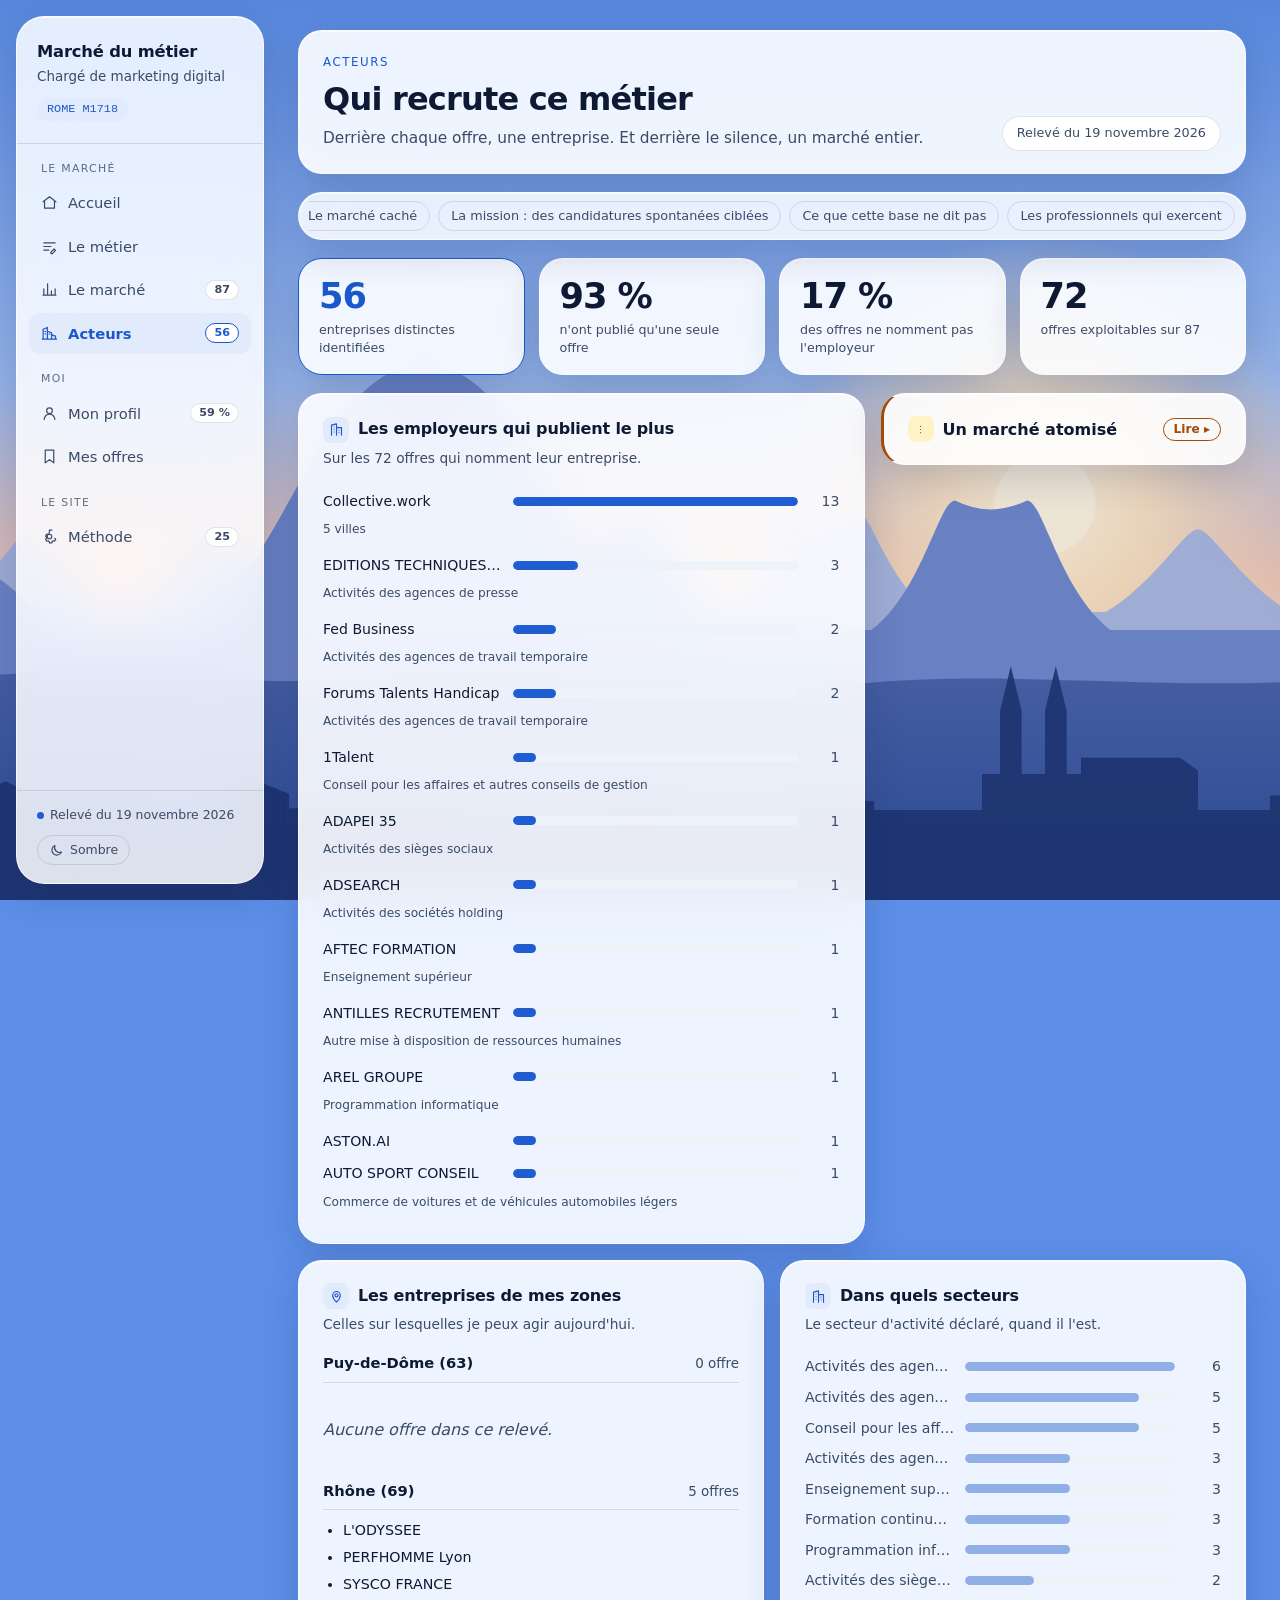
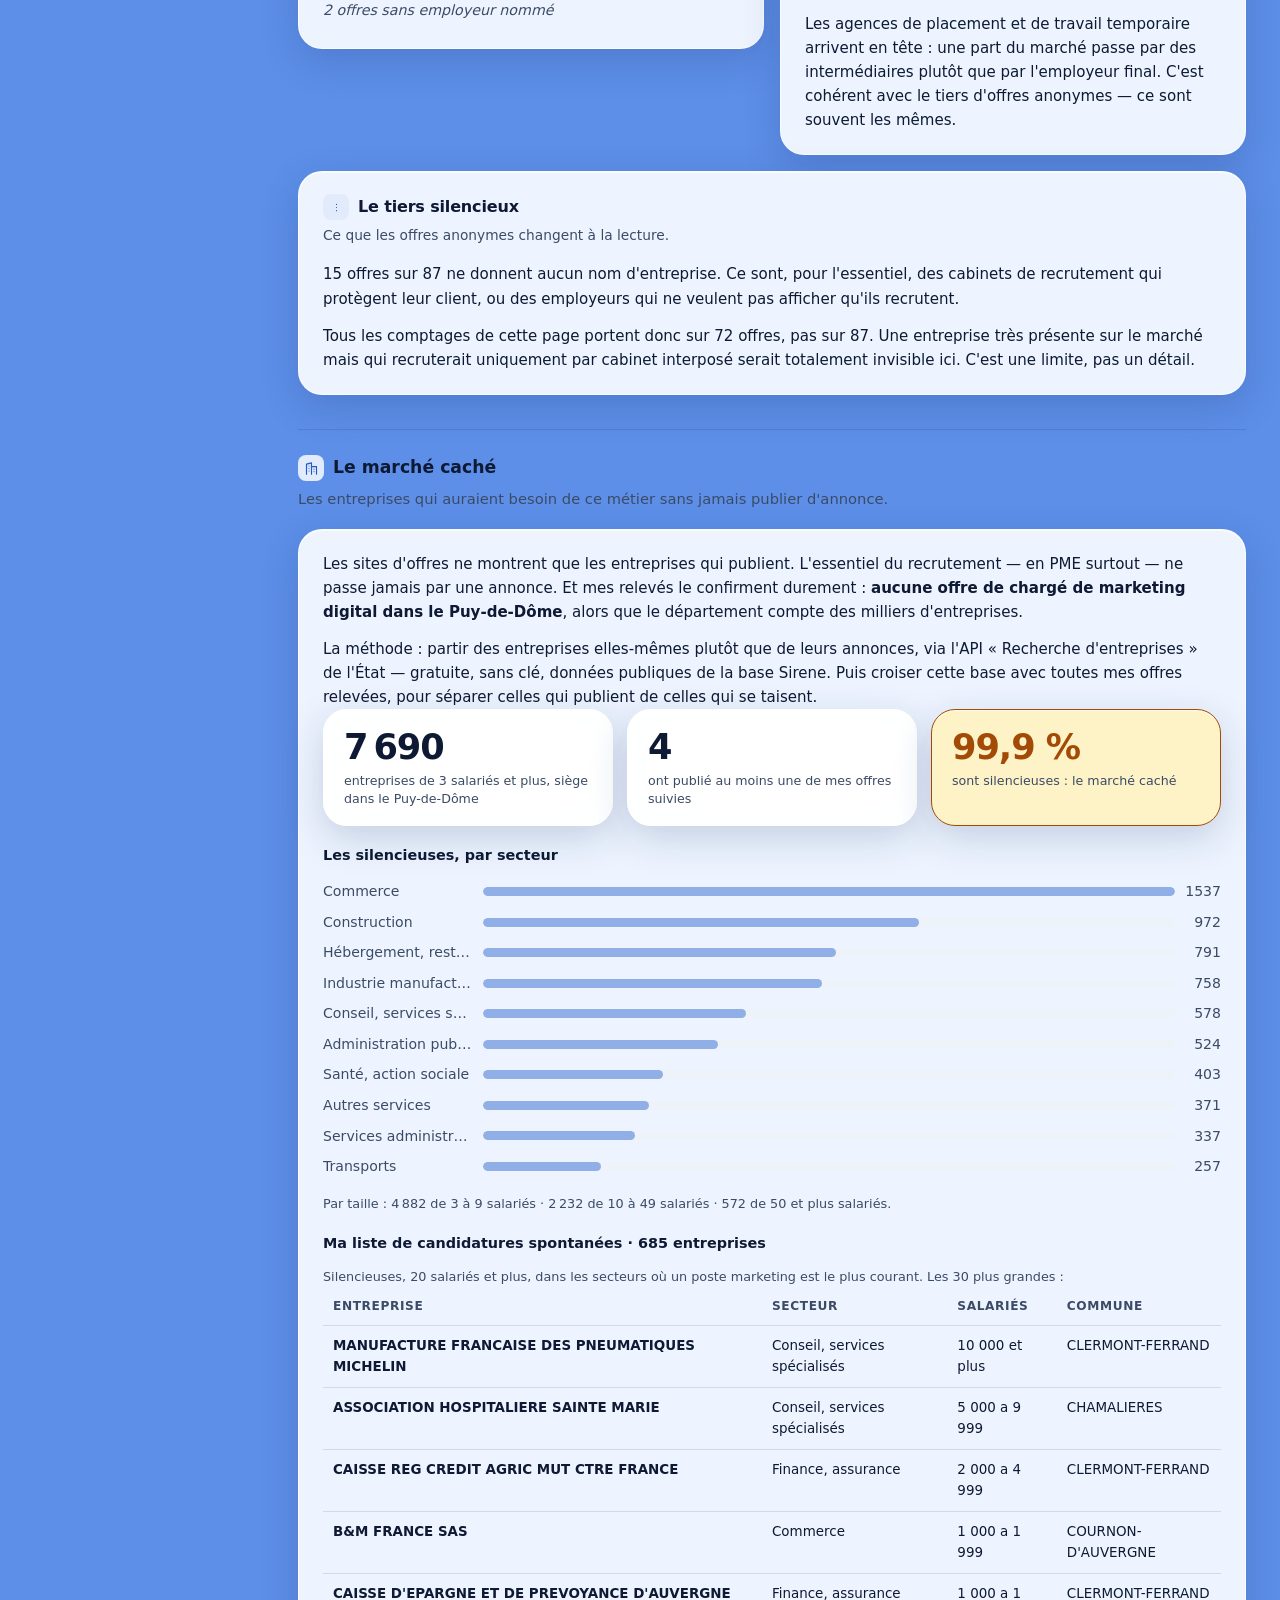
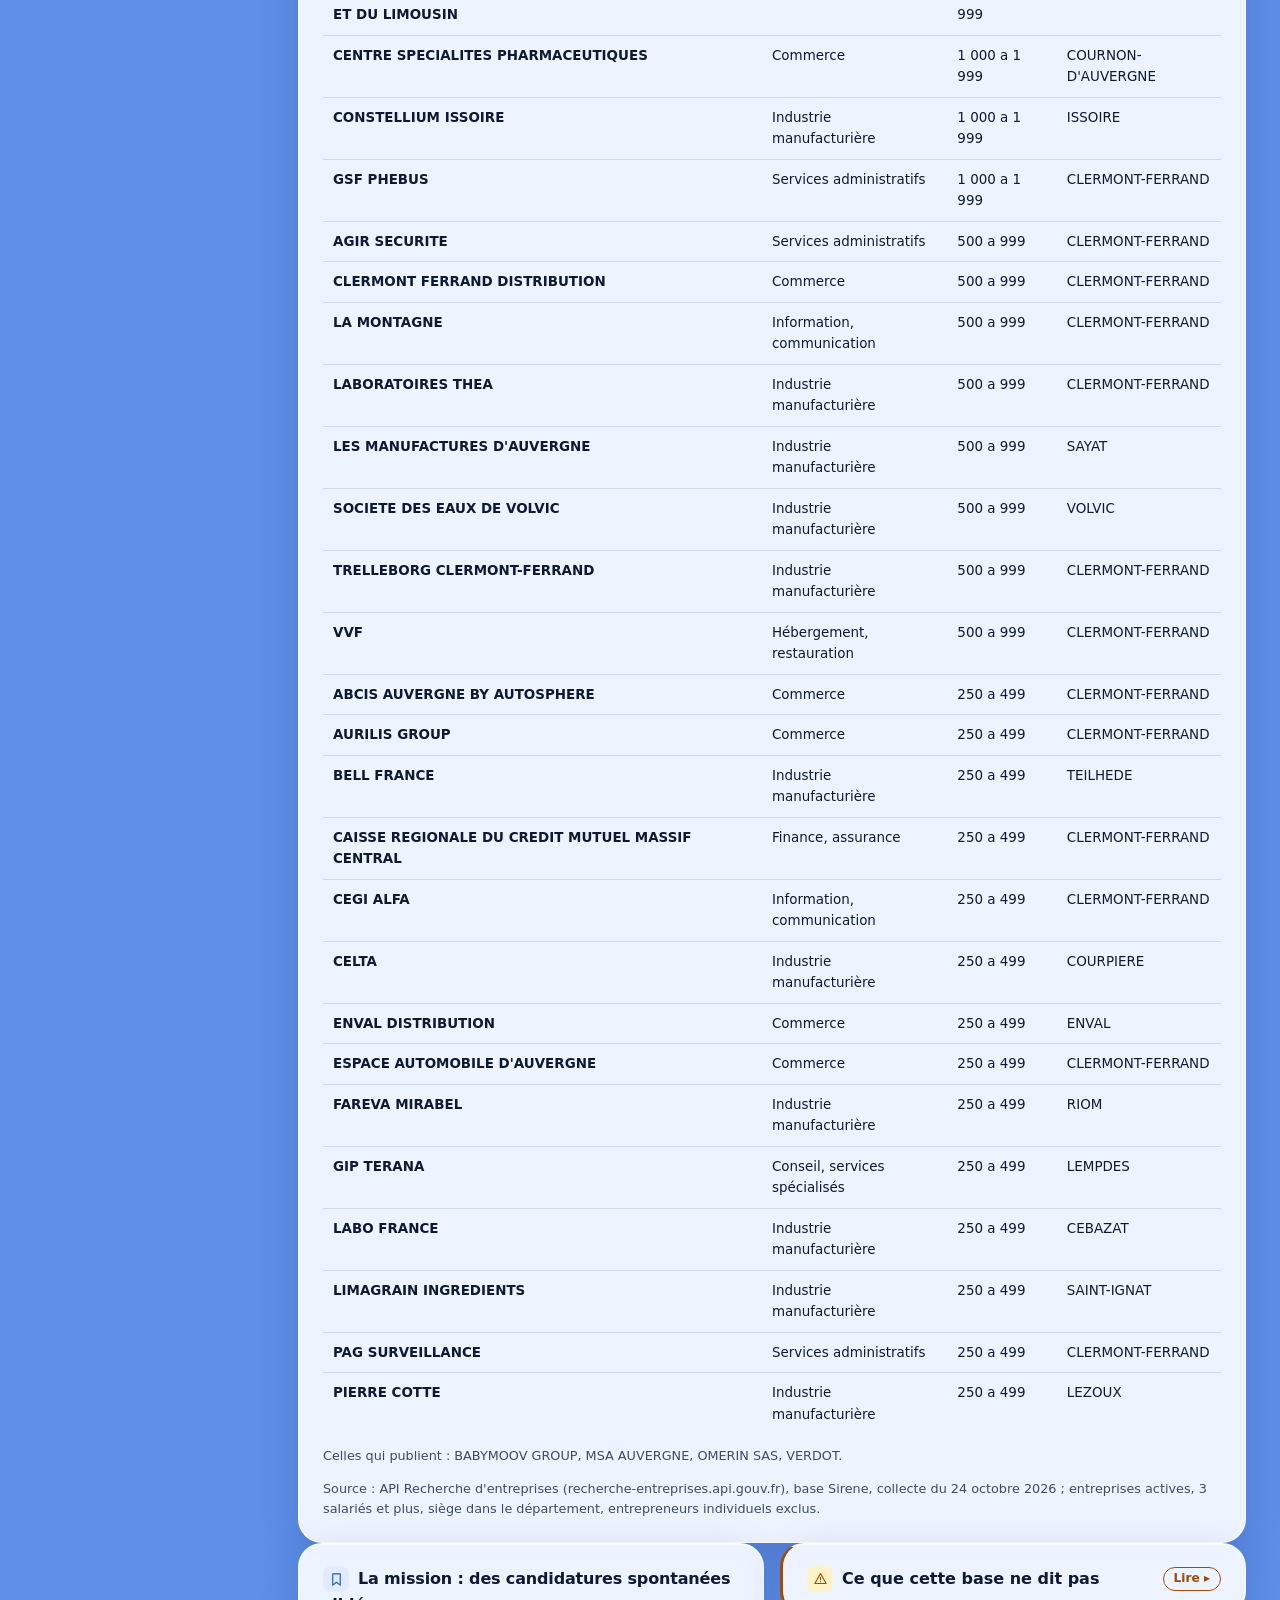
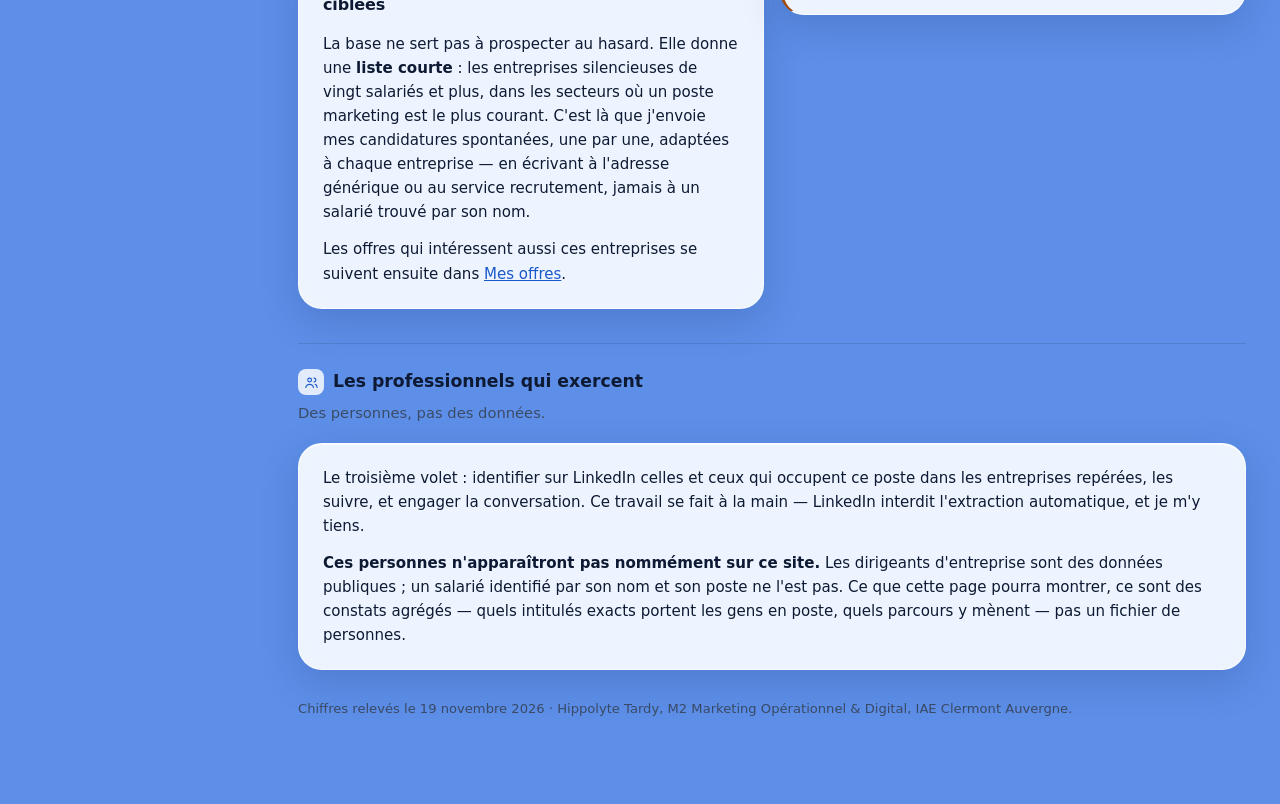
<file: acteurs.html>
<!DOCTYPE html>
<html lang="fr">
<head>
<meta charset="utf-8">
<meta name="viewport" content="width=device-width, initial-scale=1">
<title>Acteurs — Marché du chargé de marketing digital</title>
<meta name="description" content="Les offres d&#x27;emploi du chargé de marketing digital, comptées et non racontées : volume, carte, salaires, outils demandés. API France Travail, mis à jour tous les deux jours.">
<link rel="icon" href="assets/favicon.svg" type="image/svg+xml">
<meta property="og:type" content="website">
<meta property="og:locale" content="fr_FR">
<meta property="og:site_name" content="Marché du chargé de marketing digital">
<meta property="og:title" content="Acteurs — Marché du chargé de marketing digital">
<meta property="og:description" content="Les offres d&#x27;emploi du chargé de marketing digital, comptées et non racontées : volume, carte, salaires, outils demandés. API France Travail, mis à jour tous les deux jours.">
<meta property="og:url" content="https://hippolytetardy63-cloud.github.io/marche-marketing-digital/acteurs.html">
<meta property="og:image" content="https://hippolytetardy63-cloud.github.io/marche-marketing-digital/assets/apercu-partage.png">
<meta property="og:image:width" content="1200">
<meta property="og:image:height" content="630">
<meta name="twitter:card" content="summary_large_image">
<link rel="stylesheet" href="assets/style.css?v=32ef12c2">
</head>
<body>

<main class="principal">

  <div class="entete-page">
    <div>
      <p class="fil">Acteurs</p>
      <h1>Qui recrute ce métier</h1>
      <p class="sous-titre">Derrière chaque offre, une entreprise. Et derrière le silence, un marché entier.</p>
    </div>
    <div data-bloc="horodatage"></div>
  </div>

  <nav data-bloc="sommaire-page" aria-label="Sur cette page"></nav>

  <div class="kpis">
    <div class="kpi principal">
      <div class="valeur"><span data-valeur="acteurs.entreprises_distinctes"></span></div>
      <div class="etiquette">entreprises distinctes identifiées</div>
    </div>
    <div class="kpi">
      <div class="valeur"><span data-valeur="acteurs.une_seule_offre_pct"></span> %</div>
      <div class="etiquette">n'ont publié qu'une seule offre</div>
    </div>
    <div class="kpi">
      <div class="valeur"><span data-valeur="acteurs.offres_anonymes_pct"></span> %</div>
      <div class="etiquette">des offres ne nomment pas l'employeur</div>
    </div>
    <div class="kpi">
      <div class="valeur"><span data-valeur="acteurs.offres_nommees"></span></div>
      <div class="etiquette">offres exploitables sur <span data-valeur="stats.total"></span></div>
    </div>
  </div>

  <div class="rangee large-etroit">
    <section class="panneau">
      <h2>Les employeurs qui publient le plus</h2>
      <p class="chapo">Sur les <span data-valeur="acteurs.offres_nommees"></span> offres qui nomment leur entreprise.</p>
      <div data-bloc="employeurs" data-combien="12"></div>
    </section>

    <section class="panneau avertissement">
      <h2>Un marché atomisé</h2>
      <div class="contenu">
        <p><strong><span data-valeur="acteurs.une_seule_offre"></span> entreprises sur <span data-valeur="acteurs.entreprises_distinctes"></span> n'ont publié qu'une seule offre.</strong> Il n'y a pas de gros recruteur récurrent sur ce métier : il se recrute à l'unité, partout, par des structures qui n'en cherchent qu'un à la fois.</p>
        <p>Conséquence directe pour moi : viser « les entreprises qui recrutent des chargés de marketing digital » n'a pas de sens, il n'y a pas de liste stable. Ce qui compte, c'est d'être présent au moment où l'une d'elles publie — d'où la veille automatique — et d'aller chercher celles qui ne publient pas.</p>
        <p>L'exception est <strong>Collective.work</strong>, qui publie à elle seule <span data-valeur="stats.premier_employeur_pct"></span> % des offres, dans plusieurs villes. Ce n'est pas un employeur mais une plateforme de mise en relation : ses annonces gonflent le volume apparent du marché salarié.</p>
      </div>
    </section>
  </div>

  <div class="rangee moities">
    <section class="panneau">
      <h2>Les entreprises de mes zones</h2>
      <p class="chapo">Celles sur lesquelles je peux agir aujourd'hui.</p>
      <div data-bloc="zones-acteurs"></div>
    </section>

    <section class="panneau">
      <h2>Dans quels secteurs</h2>
      <p class="chapo">Le secteur d'activité déclaré, quand il l'est.</p>
      <div data-bloc="secteurs"></div>
      <div class="contenu">
        <p>Les agences de placement et de travail temporaire arrivent en tête : une part du marché passe par des intermédiaires plutôt que par l'employeur final. C'est cohérent avec le tiers d'offres anonymes — ce sont souvent les mêmes.</p>
      </div>
    </section>
  </div>

  <section class="panneau">
    <h2>Le tiers silencieux</h2>
    <p class="chapo">Ce que les offres anonymes changent à la lecture.</p>
    <div class="contenu">
      <p><span data-valeur="acteurs.offres_anonymes"></span> offres sur <span data-valeur="stats.total"></span> ne donnent aucun nom d'entreprise. Ce sont, pour l'essentiel, des cabinets de recrutement qui protègent leur client, ou des employeurs qui ne veulent pas afficher qu'ils recrutent.</p>
      <p>Tous les comptages de cette page portent donc sur <span data-valeur="acteurs.offres_nommees"></span> offres, pas sur <span data-valeur="stats.total"></span>. Une entreprise très présente sur le marché mais qui recruterait uniquement par cabinet interposé serait totalement invisible ici. C'est une limite, pas un détail.</p>
    </div>
  </section>

  <h2>Le marché caché</h2>
  <p class="chapo">Les entreprises qui auraient besoin de ce métier sans jamais publier d'annonce.</p>
  <section class="panneau">
    <div class="contenu">
      <p>Les sites d'offres ne montrent que les entreprises qui publient. L'essentiel du recrutement — en PME surtout — ne passe jamais par une annonce. Et mes relevés le confirment durement : <strong>aucune offre de chargé de marketing digital dans le Puy-de-Dôme</strong>, alors que le département compte des milliers d'entreprises.</p>
      <p>La méthode : partir des entreprises elles-mêmes plutôt que de leurs annonces, via l'API « Recherche d'entreprises » de l'État — gratuite, sans clé, données publiques de la base Sirene. Puis croiser cette base avec toutes mes offres relevées, pour séparer celles qui publient de celles qui se taisent.</p>
    </div>
    <div data-bloc="marche-cache"></div>
  </section>

  <div class="rangee moities">
    <section class="panneau">
      <h2>La mission : des candidatures spontanées ciblées</h2>
      <div class="contenu">
        <p>La base ne sert pas à prospecter au hasard. Elle donne une <strong>liste courte</strong> : les entreprises silencieuses de vingt salariés et plus, dans les secteurs où un poste marketing est le plus courant. C'est là que j'envoie mes candidatures spontanées, une par une, adaptées à chaque entreprise — en écrivant à l'adresse générique ou au service recrutement, jamais à un salarié trouvé par son nom.</p>
        <p>Les offres qui intéressent aussi ces entreprises se suivent ensuite dans <a href="mes-offres.html">Mes offres</a>.</p>
      </div>
    </section>
    <section class="panneau avertissement">
      <h2>Ce que cette base ne dit pas</h2>
      <div class="contenu">
        <ul>
          <li><strong>« Silencieuse » ne veut pas dire « qui recrute ».</strong> Une entreprise absente de mes offres peut n'avoir aucun besoin, recruter par le réseau, ou publier sur un autre site que France Travail.</li>
          <li><strong>La comparaison se fait sur le nom.</strong> Les offres ne portent pas de numéro SIREN : une entreprise qui publie sous une enseigne ou un nom de groupe peut être comptée à tort comme silencieuse.</li>
          <li><strong>L'effectif vient de l'INSEE</strong>, avec un ou deux ans de retard : une entreprise a pu grandir ou réduire depuis.</li>
          <li><strong>Seules les sociétés sont gardées</strong> : les entrepreneurs individuels, dont le nom est celui d'une personne, et les entreprises qui ont demandé à ne pas être diffusées sont exclus. Aucun dirigeant n'est collecté.</li>
        </ul>
      </div>
    </section>
  </div>

  <h2>Les professionnels qui exercent</h2>
  <p class="chapo">Des personnes, pas des données.</p>
  <section class="panneau">
    <div class="contenu">
      <p>Le troisième volet : identifier sur LinkedIn celles et ceux qui occupent ce poste dans les entreprises repérées, les suivre, et engager la conversation. Ce travail se fait à la main — LinkedIn interdit l'extraction automatique, et je m'y tiens.</p>
      <p><strong>Ces personnes n'apparaîtront pas nommément sur ce site.</strong> Les dirigeants d'entreprise sont des données publiques ; un salarié identifié par son nom et son poste ne l'est pas. Ce que cette page pourra montrer, ce sont des constats agrégés — quels intitulés exacts portent les gens en poste, quels parcours y mènent — pas un fichier de personnes.</p>
    </div>
  </section>

  <p data-bloc="pied"></p>

</main>

<script src="assets/carte_france.js"></script>
<script src="assets/donnees.js?v=34ec2fe6"></script>
<script src="assets/site.js?v=99629005"></script>
</body>
</html>
</file>
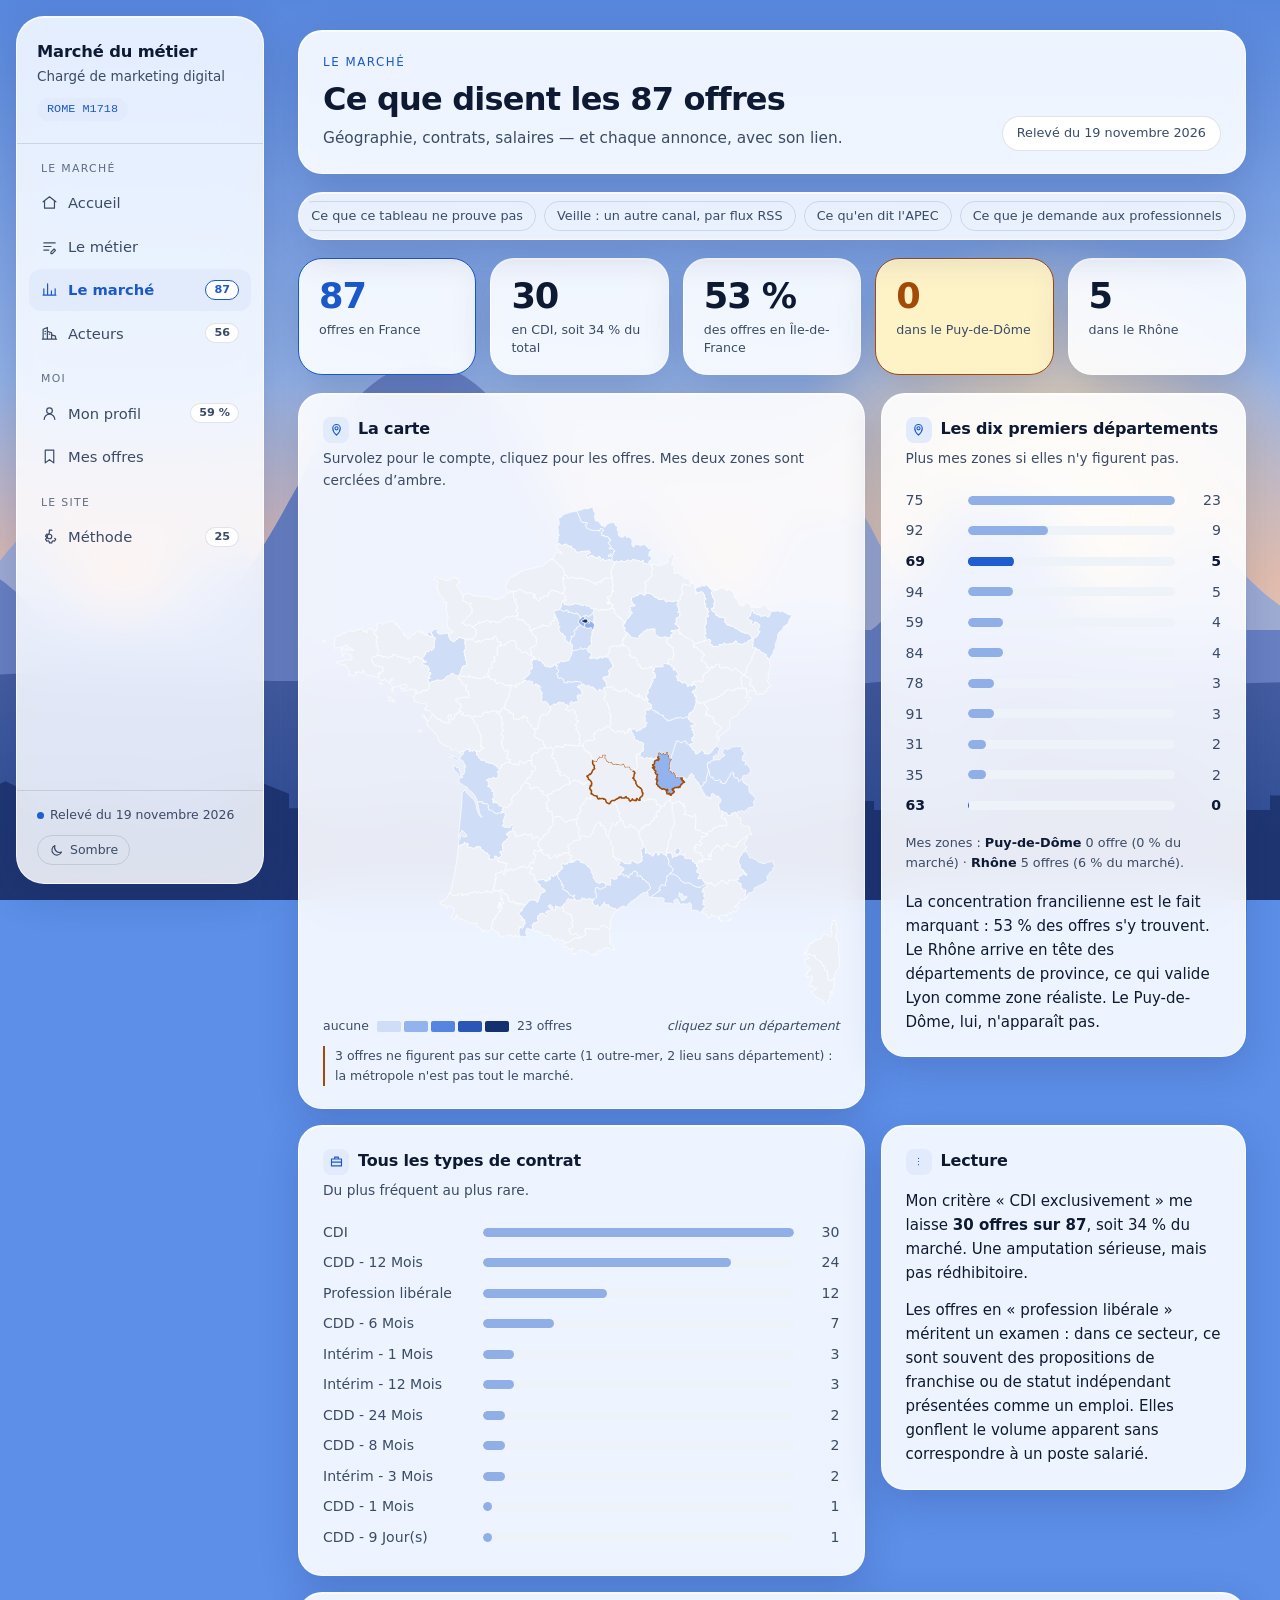
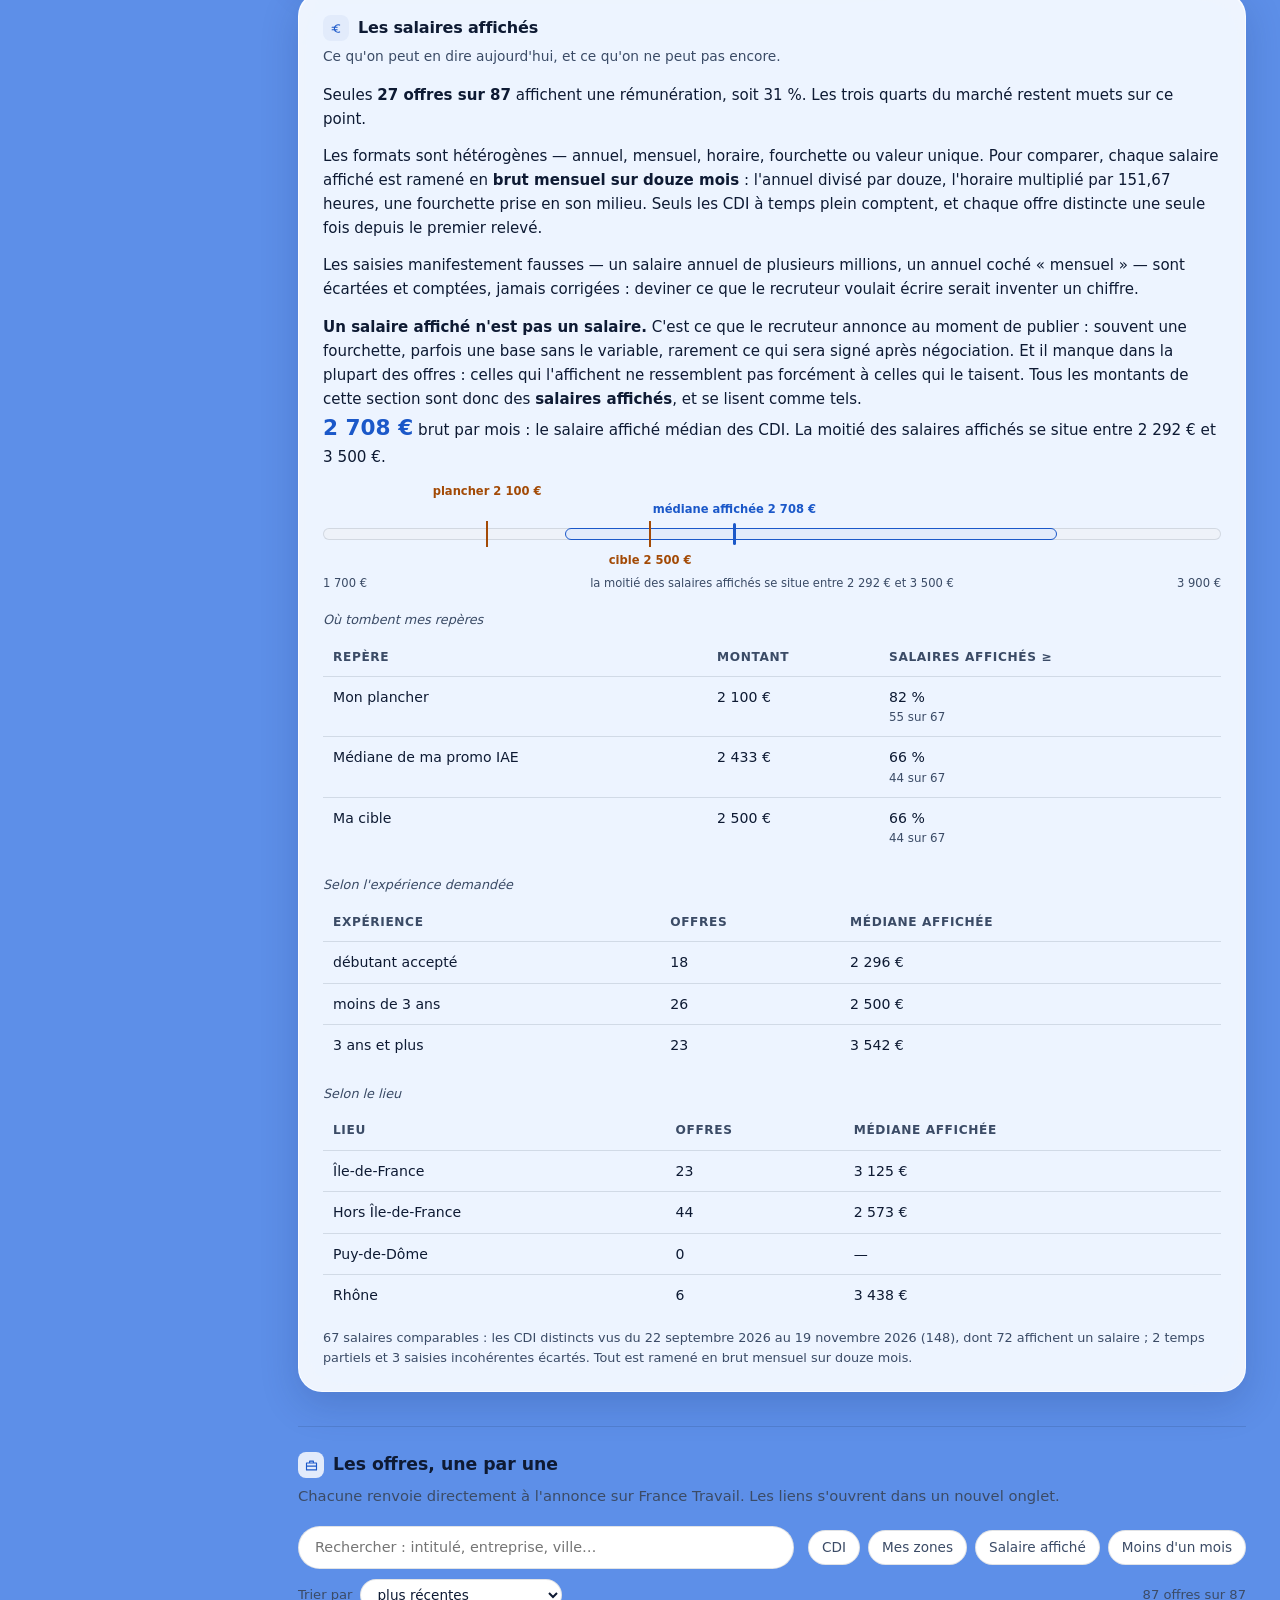
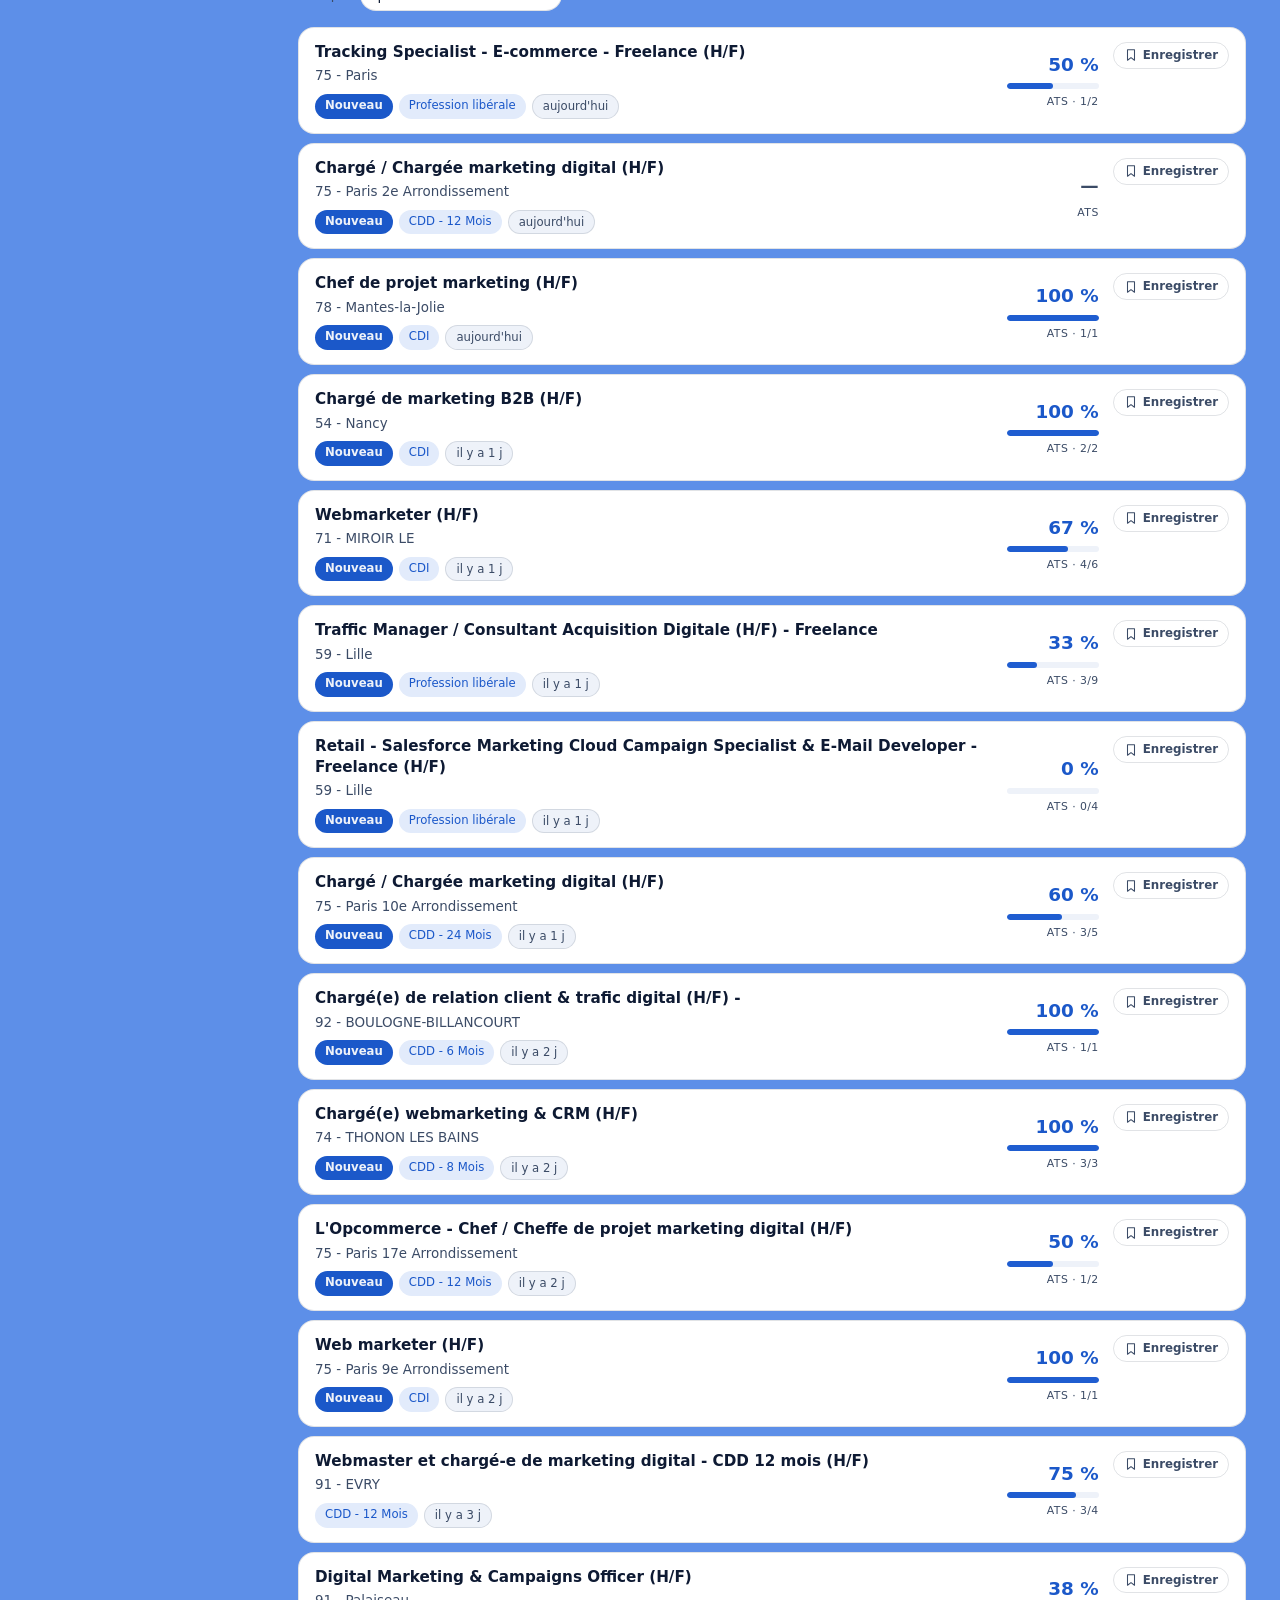
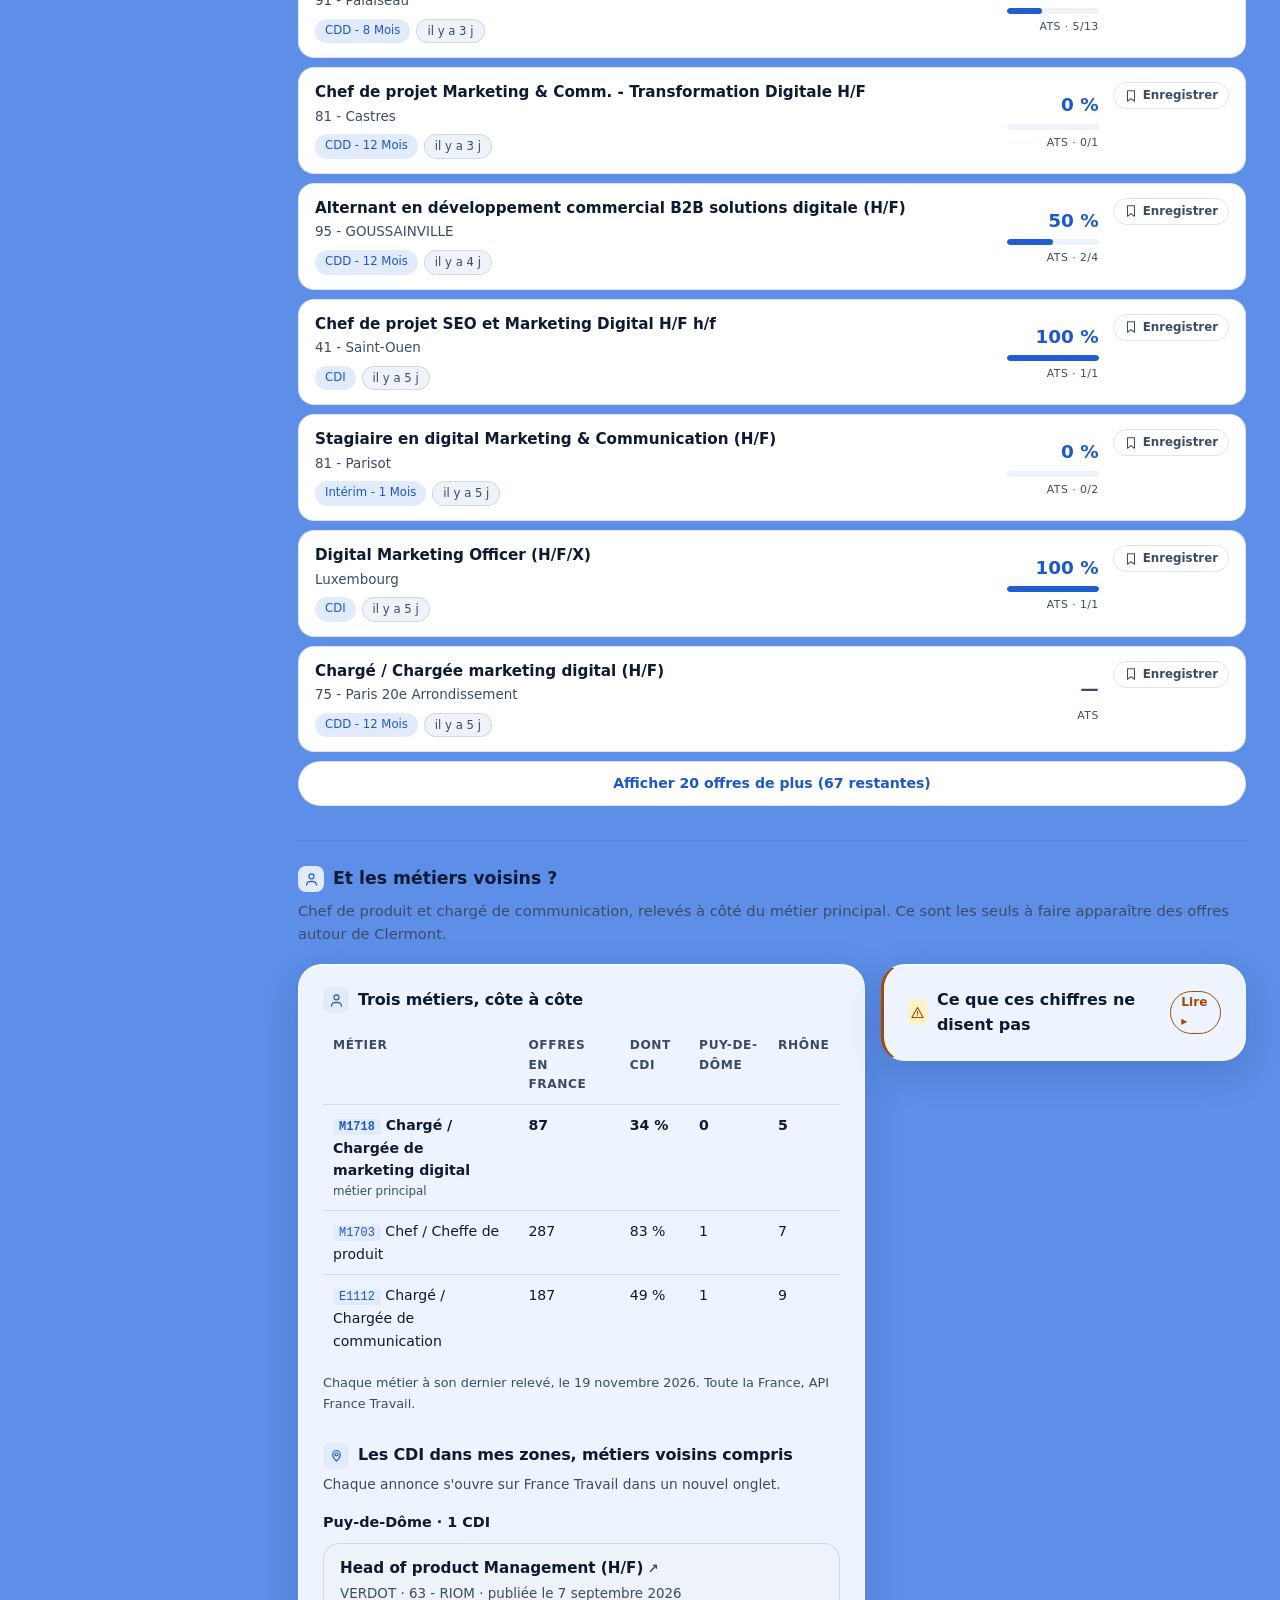
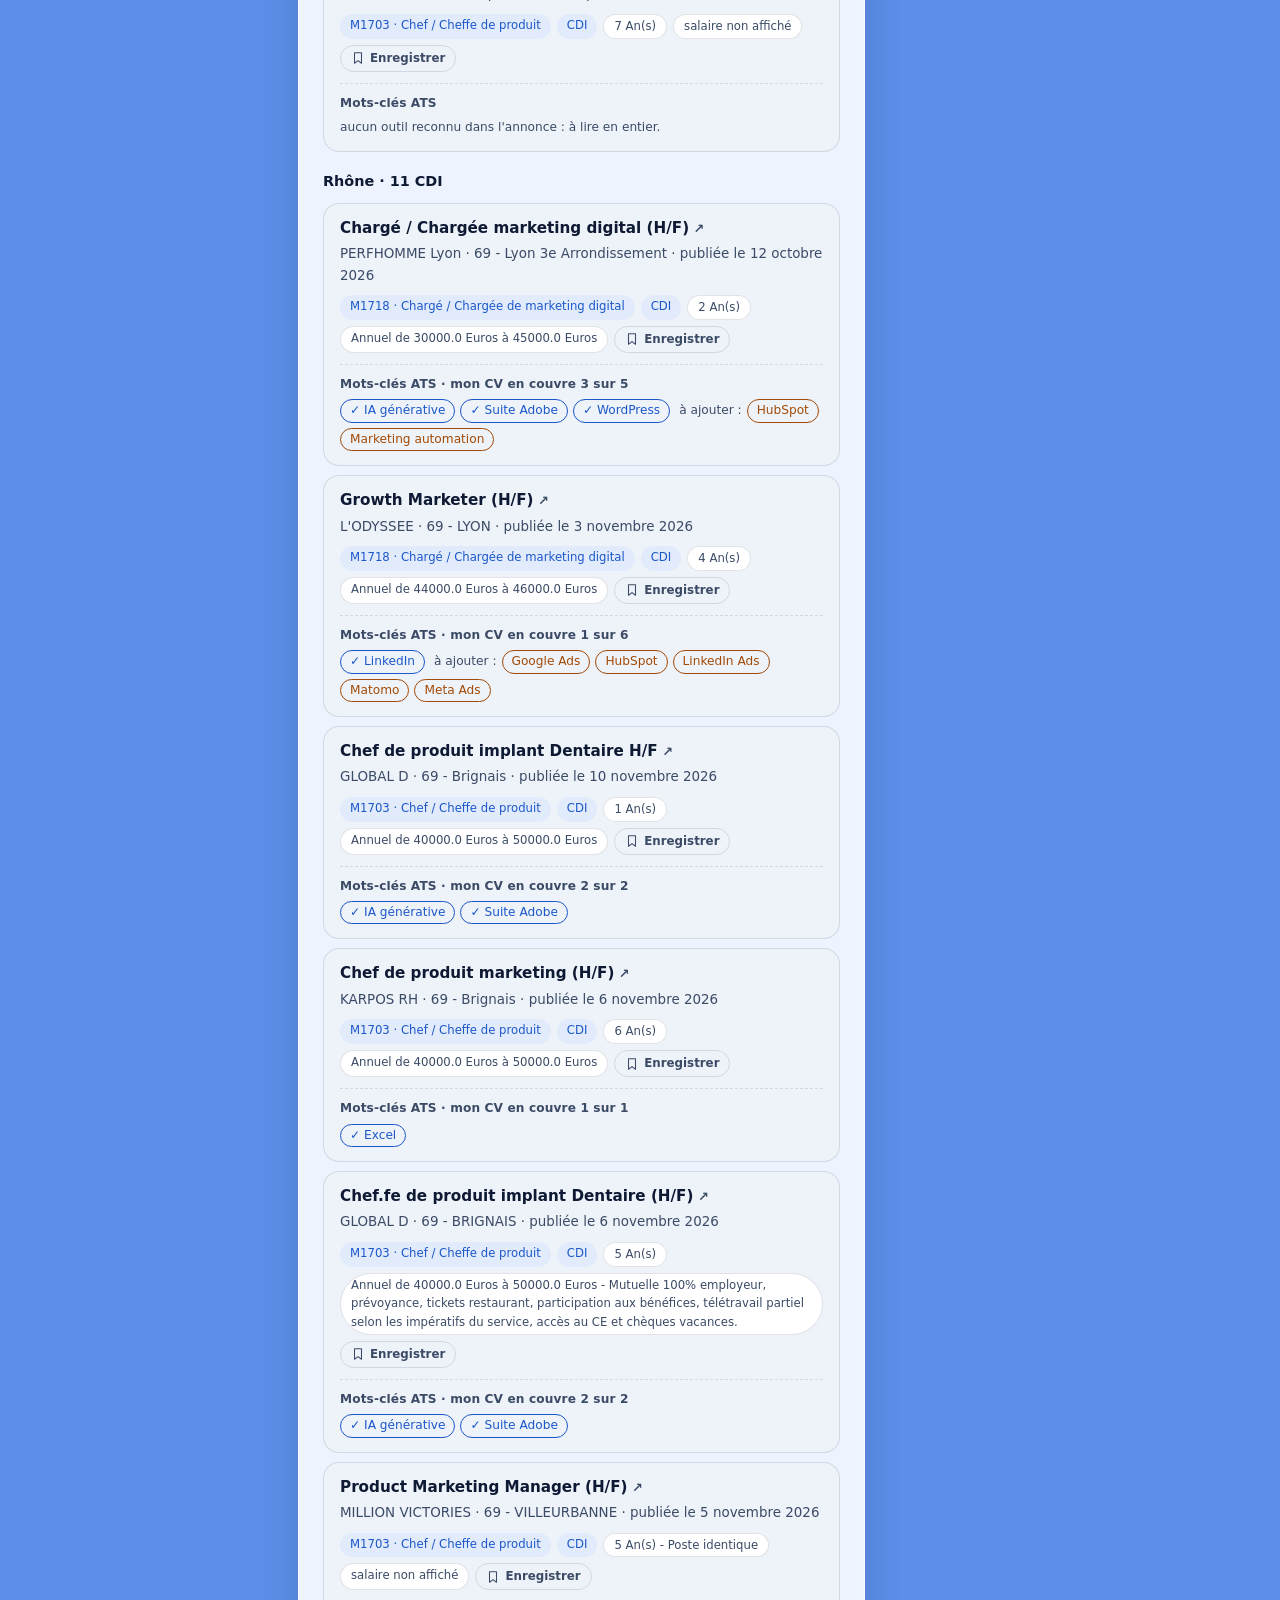
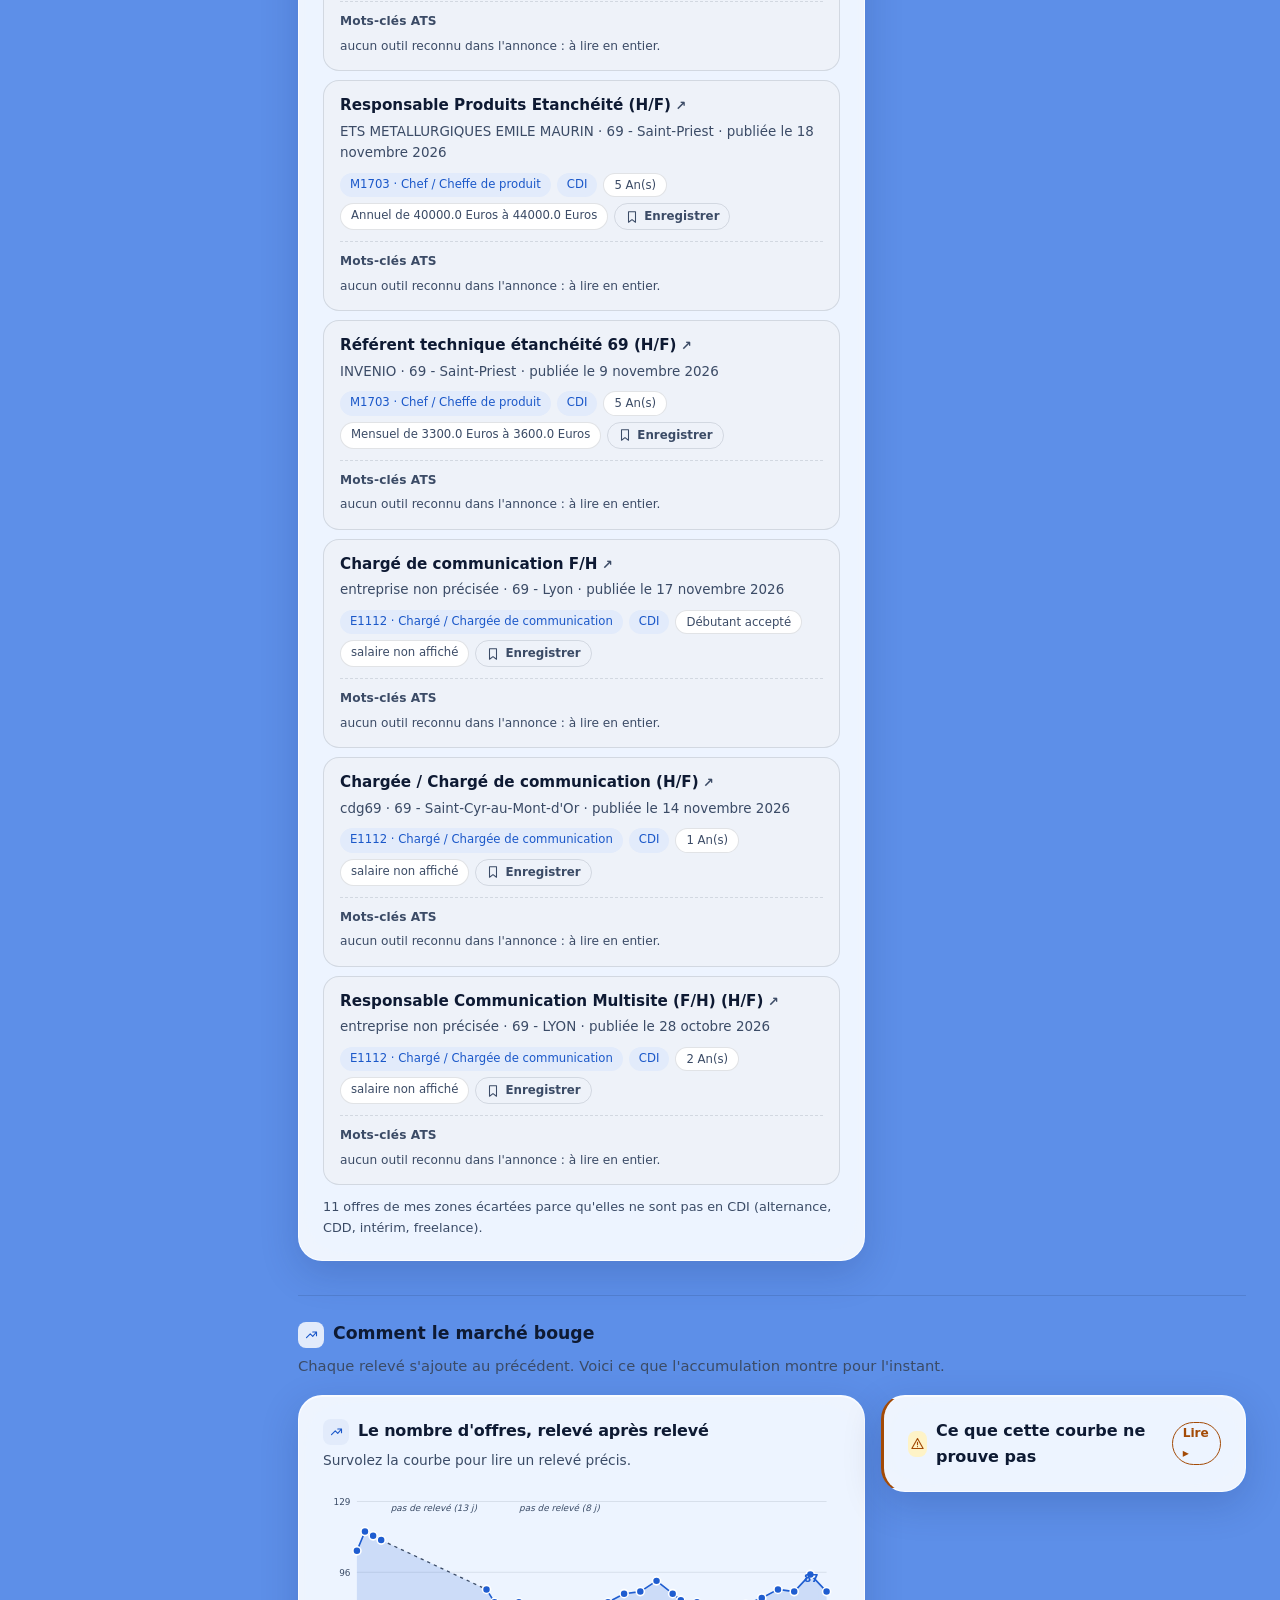
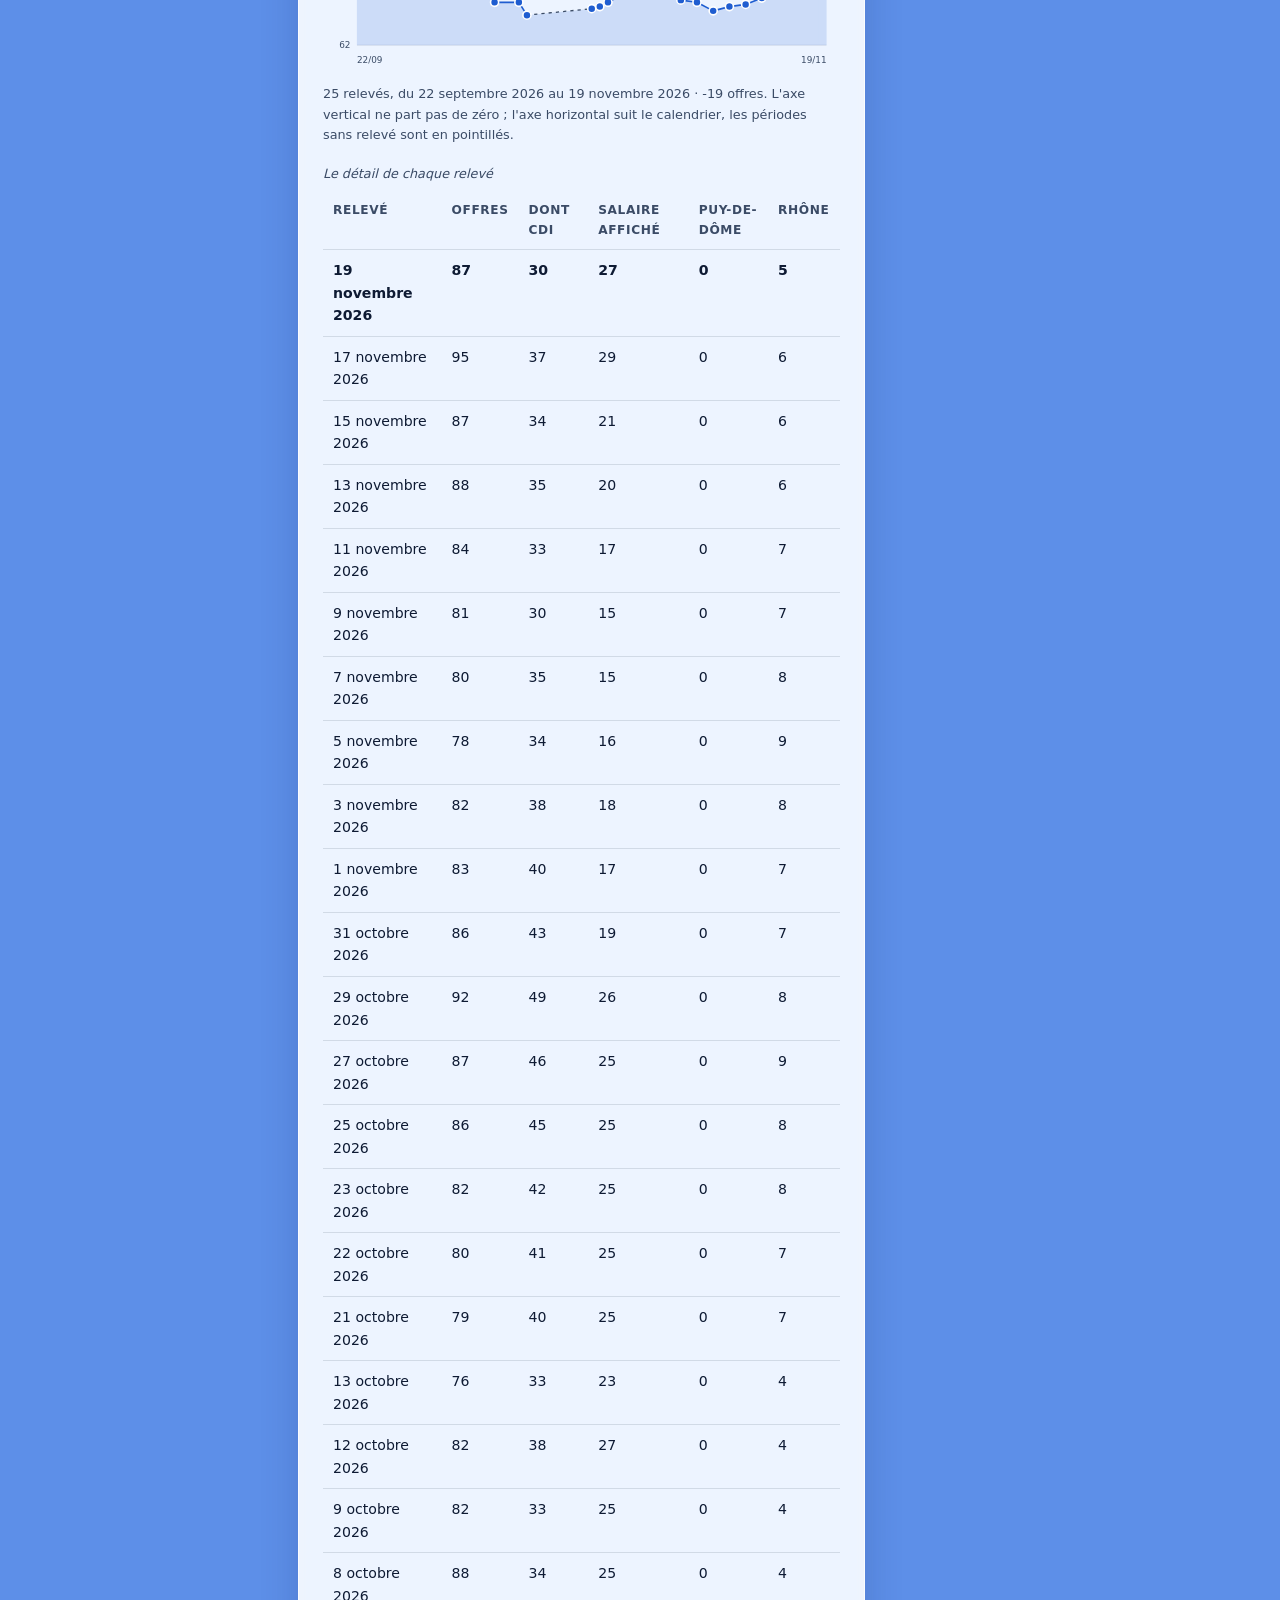
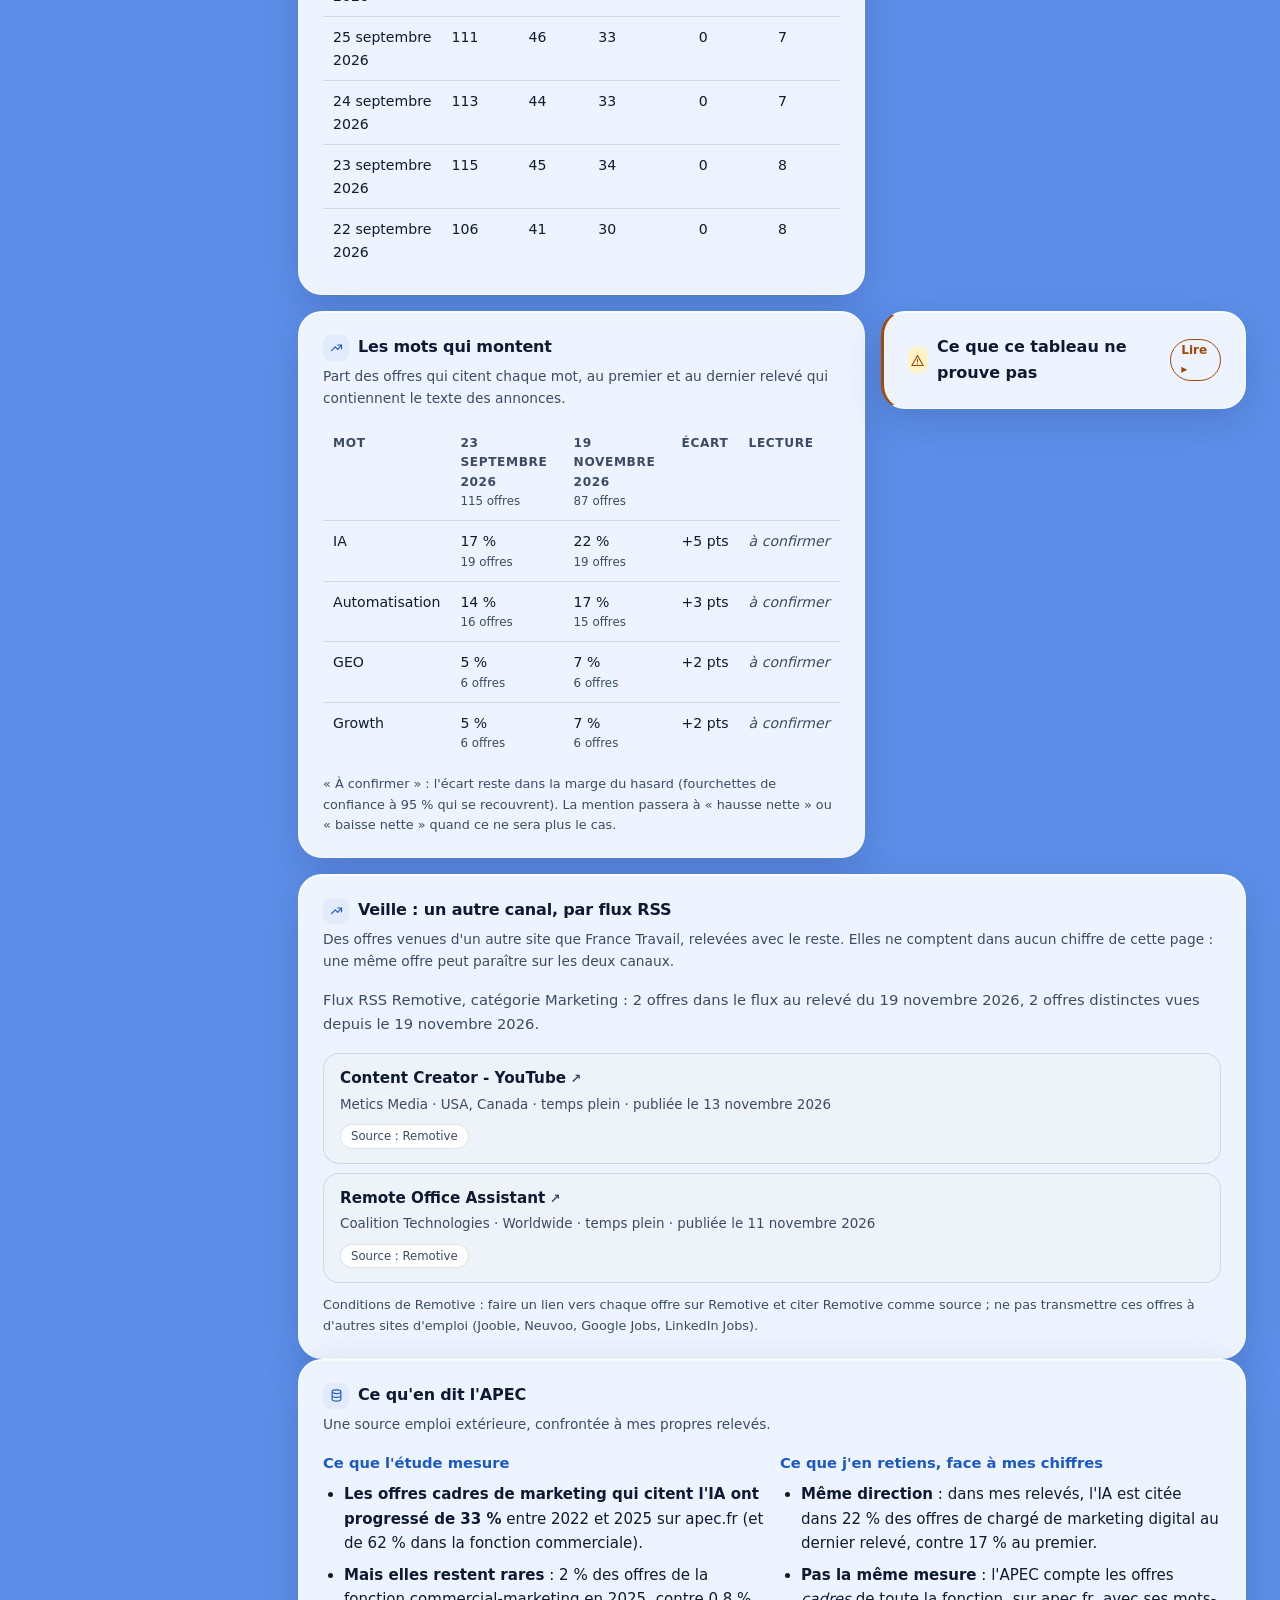
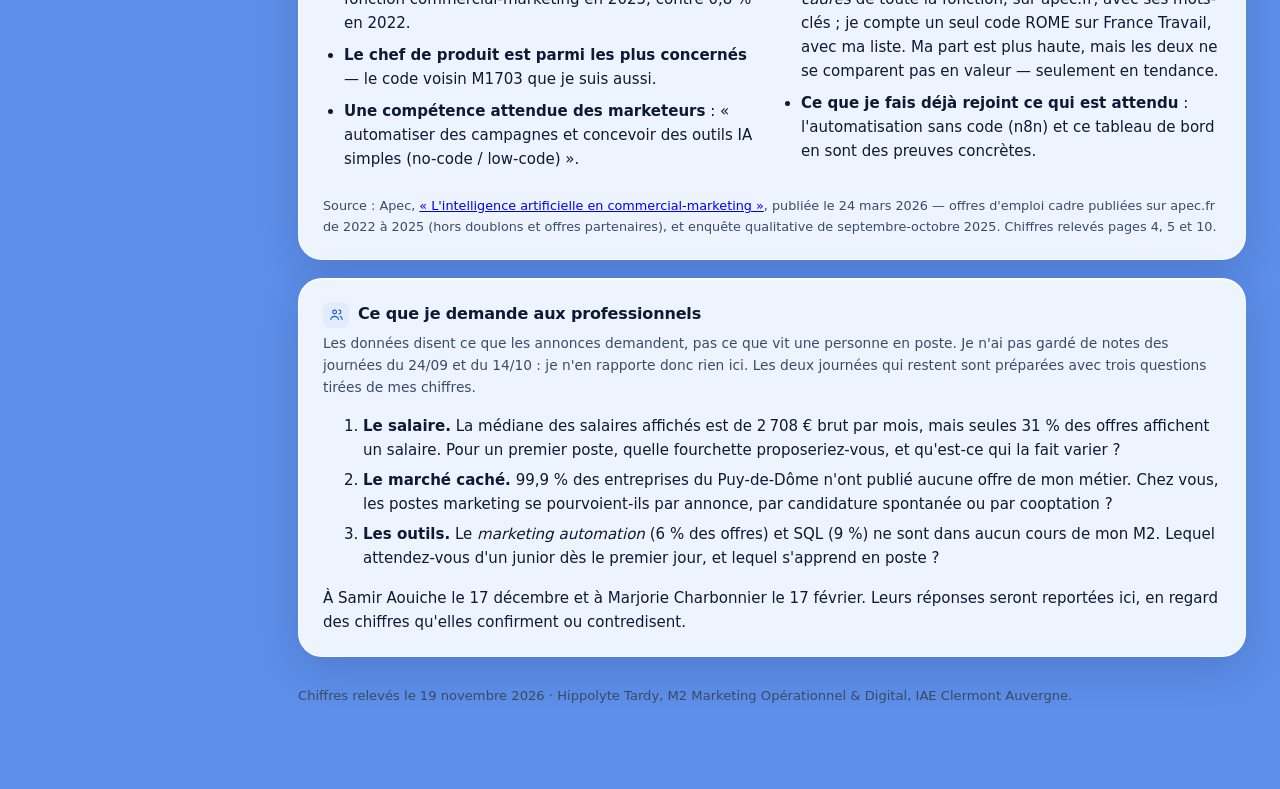
<file: marche.html>
<!DOCTYPE html>
<html lang="fr">
<head>
<meta charset="utf-8">
<meta name="viewport" content="width=device-width, initial-scale=1">
<title>Le marché — Marché du chargé de marketing digital</title>
<meta name="description" content="Les offres d&#x27;emploi du chargé de marketing digital, comptées et non racontées : volume, carte, salaires, outils demandés. API France Travail, mis à jour tous les deux jours.">
<link rel="icon" href="assets/favicon.svg" type="image/svg+xml">
<meta property="og:type" content="website">
<meta property="og:locale" content="fr_FR">
<meta property="og:site_name" content="Marché du chargé de marketing digital">
<meta property="og:title" content="Le marché — Marché du chargé de marketing digital">
<meta property="og:description" content="Les offres d&#x27;emploi du chargé de marketing digital, comptées et non racontées : volume, carte, salaires, outils demandés. API France Travail, mis à jour tous les deux jours.">
<meta property="og:url" content="https://hippolytetardy63-cloud.github.io/marche-marketing-digital/marche.html">
<meta property="og:image" content="https://hippolytetardy63-cloud.github.io/marche-marketing-digital/assets/apercu-partage.png">
<meta property="og:image:width" content="1200">
<meta property="og:image:height" content="630">
<meta name="twitter:card" content="summary_large_image">
<link rel="stylesheet" href="assets/style.css?v=32ef12c2">
</head>
<body>

<main class="principal">

  <div class="entete-page">
    <div>
      <p class="fil">Le marché</p>
      <h1>Ce que disent les <span data-valeur="stats.total"></span> offres</h1>
      <p class="sous-titre">Géographie, contrats, salaires — et chaque annonce, avec son lien.</p>
    </div>
    <div data-bloc="horodatage"></div>
  </div>

  <nav data-bloc="sommaire-page" aria-label="Sur cette page"></nav>

  <div data-bloc="kpis"></div>

  <div class="rangee large-etroit">
    <section class="panneau">
      <h2>La carte</h2>
      <p class="chapo">Survolez pour le compte, cliquez pour les offres. Mes deux zones sont cerclées d’ambre.</p>
      <div data-bloc="carte-france"></div>
    </section>
    <section class="panneau">
      <h2>Les dix premiers départements</h2>
      <p class="chapo">Plus mes zones si elles n'y figurent pas.</p>
      <div data-bloc="barres-departements" data-combien="10"></div>
      <div class="contenu">
        <p>La concentration francilienne est le fait marquant : <span data-valeur="stats.idf_pct"></span> % des offres s'y trouvent. Le Rhône arrive en tête des départements de province, ce qui valide Lyon comme zone réaliste. Le Puy-de-Dôme, lui, n'apparaît pas.</p>
      </div>
    </section>
  </div>

  <div class="rangee large-etroit">
    <section class="panneau">
      <h2>Tous les types de contrat</h2>
      <p class="chapo">Du plus fréquent au plus rare.</p>
      <div data-bloc="barres-contrats"></div>
    </section>
    <section class="panneau">
      <h2>Lecture</h2>
      <div class="contenu">
        <p>Mon critère « CDI exclusivement » me laisse <strong><span data-valeur="stats.cdi"></span> offres sur <span data-valeur="stats.total"></span></strong>, soit <span data-valeur="stats.cdi_pct"></span> % du marché. Une amputation sérieuse, mais pas rédhibitoire.</p>
        <p>Les offres en « profession libérale » méritent un examen : dans ce secteur, ce sont souvent des propositions de franchise ou de statut indépendant présentées comme un emploi. Elles gonflent le volume apparent sans correspondre à un poste salarié.</p>
      </div>
    </section>
  </div>

  <section class="panneau">
    <h2>Les salaires affichés</h2>
    <p class="chapo">Ce qu'on peut en dire aujourd'hui, et ce qu'on ne peut pas encore.</p>
    <div class="contenu">
      <p>Seules <strong><span data-valeur="stats.avec_salaire"></span> offres sur <span data-valeur="stats.total"></span></strong> affichent une rémunération, soit <span data-valeur="stats.avec_salaire_pct"></span> %. Les trois quarts du marché restent muets sur ce point.</p>
      <p>Les formats sont hétérogènes — annuel, mensuel, horaire, fourchette ou valeur unique. Pour comparer, chaque salaire affiché est ramené en <strong>brut mensuel sur douze mois</strong> : l'annuel divisé par douze, l'horaire multiplié par 151,67 heures, une fourchette prise en son milieu. Seuls les CDI à temps plein comptent, et chaque offre distincte une seule fois depuis le premier relevé.</p>
      <p>Les saisies manifestement fausses — un salaire annuel de plusieurs millions, un annuel coché « mensuel » — sont écartées et comptées, jamais corrigées : deviner ce que le recruteur voulait écrire serait inventer un chiffre.</p>
      <p><strong>Un salaire affiché n'est pas un salaire.</strong> C'est ce que le recruteur annonce au moment de publier : souvent une fourchette, parfois une base sans le variable, rarement ce qui sera signé après négociation. Et il manque dans la plupart des offres : celles qui l'affichent ne ressemblent pas forcément à celles qui le taisent. Tous les montants de cette section sont donc des <strong>salaires affichés</strong>, et se lisent comme tels.</p>
    </div>
    <div data-bloc="salaires"></div>
  </section>

  <h2>Les offres, une par une</h2>
  <p class="chapo">Chacune renvoie directement à l'annonce sur France Travail. Les liens s'ouvrent dans un nouvel onglet.</p>
  <div data-bloc="offres"></div>

  <h2>Et les métiers voisins ?</h2>
  <p class="chapo">Chef de produit et chargé de communication, relevés à côté du métier principal. Ce sont les seuls à faire apparaître des offres autour de Clermont.</p>

  <div class="rangee large-etroit">
    <section class="panneau">
      <h2>Trois métiers, côte à côte</h2>
      <div data-bloc="comparaison-metiers"></div>
      <h2 class="titre-suite">Les CDI dans mes zones, métiers voisins compris</h2>
      <p class="chapo">Chaque annonce s'ouvre sur France Travail dans un nouvel onglet.</p>
      <div data-bloc="offres-mes-zones"></div>
    </section>
    <section class="panneau avertissement">
      <h2>Ce que ces chiffres ne disent pas</h2>
      <div class="contenu">
        <ul>
          <li><strong>Le code M1703 mélange deux métiers</strong> : le chef de produit marketing, et le chef de produit industriel — bâtiment, étanchéité, chauffage. Il se lit intitulé par intitulé.</li>
          <li><strong>Le code E1112 est dominé par l'alternance</strong>. C'est pourquoi la liste ne garde que les CDI, mon critère.</li>
          <li><strong>Mes zones sont comptées par département</strong>, comme sur la carte. Ambert est dans le Puy-de-Dôme mais à une heure de Clermont, Tarare dans le Rhône mais hors de Lyon + 20 km : la commune est affichée pour juger.</li>
          <li><strong>Les métiers voisins ne sont relevés que depuis le 21 octobre 2026.</strong> Pas encore de tendance : ils ne sont dans aucune courbe et dans aucun autre chiffre du site.</li>
        </ul>
      </div>
    </section>
  </div>

  <h2>Comment le marché bouge</h2>
  <p class="chapo">Chaque relevé s'ajoute au précédent. Voici ce que l'accumulation montre pour l'instant.</p>

  <div class="rangee large-etroit">
    <section class="panneau">
      <h2>Le nombre d'offres, relevé après relevé</h2>
      <p class="chapo">Survolez la courbe pour lire un relevé précis.</p>
      <div data-bloc="evolution"></div>
    </section>
    <section class="panneau avertissement">
      <h2>Ce que cette courbe ne prouve pas</h2>
      <div class="contenu">
        <p><strong>Quelques relevés sur quelques jours ne font pas une tendance.</strong> Ce qu'on voit ici, ce sont des variations quotidiennes ordinaires : des offres arrivent, d'autres expirent. Entre deux relevés du 22 septembre séparés de deux heures, une offre avait déjà disparu et une autre était apparue.</p>
        <p>Il faudra plusieurs semaines pour distinguer un mouvement réel du bruit de fond. La courbe est là dès maintenant parce qu'elle se construit toute seule, et qu'attendre novembre pour la regarder n'aurait servi à rien.</p>
        <p>Ce qu'elle apporte déjà : la preuve que la collecte tourne, et un point de comparaison daté pour chaque nouveau relevé.</p>
      </div>
    </section>
  </div>

  <div class="rangee large-etroit">
    <section class="panneau">
      <h2>Les mots qui montent</h2>
      <p class="chapo">Part des offres qui citent chaque mot, au premier et au dernier relevé qui contiennent le texte des annonces.</p>
      <div data-bloc="mots-metier"></div>
    </section>
    <section class="panneau avertissement">
      <h2>Ce que ce tableau ne prouve pas</h2>
      <div class="contenu">
        <ul>
          <li><strong>Une part peut monter sans que le nombre d'offres change.</strong> Quand le marché se contracte, les offres qui restent pèsent plus lourd. D'où les deux chiffres, le nombre et la part.</li>
          <li><strong>Avec si peu d'offres par relevé, quelques points d'écart peuvent venir du hasard.</strong> C'est ce que signale « à confirmer ».</li>
          <li><strong>On ne trouve que les mots qu'on cherche.</strong> La liste est fermée, et chaque motif a été vérifié sur les annonces : « automatisation » écarte par exemple « automaticien », un métier de l'industrie.</li>
          <li><strong>Les plus anciens relevés ne comptent pas</strong> : ils n'ont pas le texte complet des annonces.</li>
        </ul>
      </div>
    </section>
  </div>

  <section class="panneau">
    <h2>Veille : un autre canal, par flux RSS</h2>
    <p class="chapo">Des offres venues d'un autre site que France Travail, relevées avec le reste. Elles ne comptent dans aucun chiffre de cette page : une même offre peut paraître sur les deux canaux.</p>
    <div data-bloc="veille-rss"></div>
  </section>

  <section class="panneau source-externe">
    <h2>Ce qu'en dit l'APEC</h2>
    <p class="chapo">Une source emploi extérieure, confrontée à mes propres relevés.</p>
    <div class="rangee moities">
      <div class="contenu">
        <h3>Ce que l'étude mesure</h3>
        <ul>
          <li><strong>Les offres cadres de marketing qui citent l'IA ont progressé de 33 %</strong> entre 2022 et 2025 sur apec.fr (et de 62 % dans la fonction commerciale).</li>
          <li><strong>Mais elles restent rares</strong> : 2 % des offres de la fonction commercial-marketing en 2025, contre 0,8 % en 2022.</li>
          <li><strong>Le chef de produit est parmi les plus concernés</strong> — le code voisin M1703 que je suis aussi.</li>
          <li><strong>Une compétence attendue des marketeurs</strong> : « automatiser des campagnes et concevoir des outils IA simples (no-code / low-code) ».</li>
        </ul>
      </div>
      <div class="contenu">
        <h3>Ce que j'en retiens, face à mes chiffres</h3>
        <ul>
          <li><strong>Même direction</strong> : dans mes relevés, l'IA est citée dans <span data-valeur="mots_metier.par_nom.IA.apres_pct"></span> % des offres de chargé de marketing digital au dernier relevé, contre <span data-valeur="mots_metier.par_nom.IA.avant_pct"></span> % au premier.</li>
          <li><strong>Pas la même mesure</strong> : l'APEC compte les offres <em>cadres</em> de toute la fonction, sur apec.fr, avec ses mots-clés ; je compte un seul code ROME sur France Travail, avec ma liste. Ma part est plus haute, mais les deux ne se comparent pas en valeur — seulement en tendance.</li>
          <li><strong>Ce que je fais déjà rejoint ce qui est attendu</strong> : l'automatisation sans code (n8n) et ce tableau de bord en sont des preuves concrètes.</li>
        </ul>
      </div>
    </div>
    <p class="note-graphe">Source : Apec, <a href="https://corporate.apec.fr/home/nos-etudes/toutes-nos-etudes/l-intelligence-artificielle-en-commercial-marketing.html" target="_blank" rel="noopener">« L'intelligence artificielle en commercial-marketing »</a>, publiée le 24 mars 2026 — offres d'emploi cadre publiées sur apec.fr de 2022 à 2025 (hors doublons et offres partenaires), et enquête qualitative de septembre-octobre 2025. Chiffres relevés pages 4, 5 et 10.</p>
  </section>

  <section class="panneau">
    <h2>Ce que je demande aux professionnels</h2>
    <p class="chapo">Les données disent ce que les annonces demandent, pas ce que vit une personne en poste. Je n'ai pas gardé de notes des journées du 24/09 et du 14/10 : je n'en rapporte donc rien ici. Les deux journées qui restent sont préparées avec trois questions tirées de mes chiffres.</p>
    <div class="contenu">
      <ol>
        <li><strong>Le salaire.</strong> La médiane des salaires affichés est de <span data-valeur="salaires.mediane"></span> € brut par mois, mais seules <span data-valeur="stats.avec_salaire_pct"></span> % des offres affichent un salaire. Pour un premier poste, quelle fourchette proposeriez-vous, et qu'est-ce qui la fait varier ?</li>
        <li><strong>Le marché caché.</strong> <span data-valeur="marche_cache.silencieuses_pct"></span> % des entreprises du Puy-de-Dôme n'ont publié aucune offre de mon métier. Chez vous, les postes marketing se pourvoient-ils par annonce, par candidature spontanée ou par cooptation ?</li>
        <li><strong>Les outils.</strong> Le <em>marketing automation</em> (<span data-valeur="outils.pct.Marketing automation"></span> % des offres) et SQL (<span data-valeur="outils.pct.SQL"></span> %) ne sont dans aucun cours de mon M2. Lequel attendez-vous d'un junior dès le premier jour, et lequel s'apprend en poste ?</li>
      </ol>
      <p>À Samir Aouiche le 17 décembre et à Marjorie Charbonnier le 17 février. Leurs réponses seront reportées ici, en regard des chiffres qu'elles confirment ou contredisent.</p>
    </div>
  </section>

  <p data-bloc="pied"></p>

</main>

<script src="assets/carte_france.js"></script>
<script src="assets/donnees.js?v=34ec2fe6"></script>
<script src="assets/site.js?v=99629005"></script>
</body>
</html>
</file>
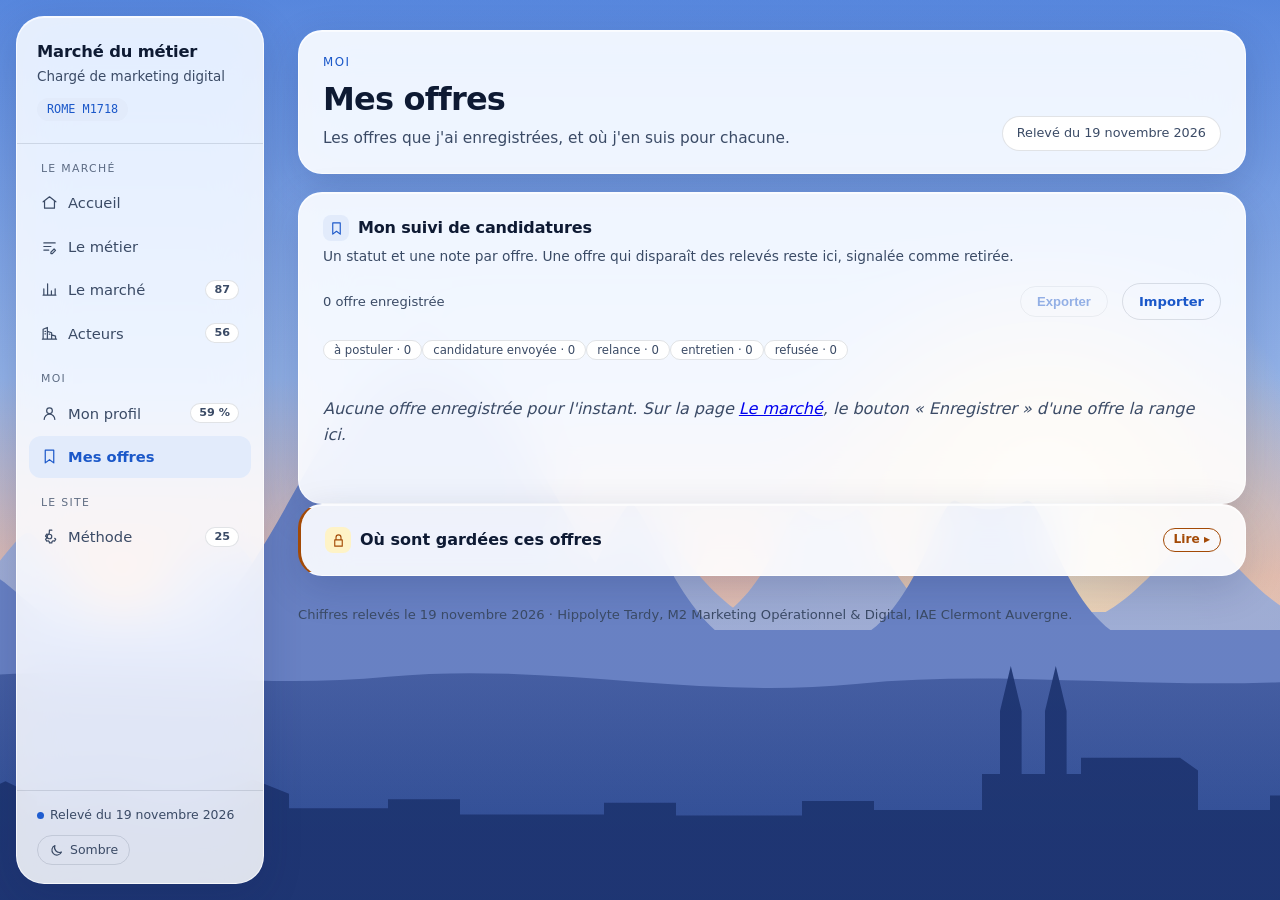
<file: mes-offres.html>
<!DOCTYPE html>
<html lang="fr">
<head>
<meta charset="utf-8">
<meta name="viewport" content="width=device-width, initial-scale=1">
<title>Mes offres — Marché du chargé de marketing digital</title>
<meta name="description" content="Les offres d&#x27;emploi du chargé de marketing digital, comptées et non racontées : volume, carte, salaires, outils demandés. API France Travail, mis à jour tous les deux jours.">
<link rel="icon" href="assets/favicon.svg" type="image/svg+xml">
<meta property="og:type" content="website">
<meta property="og:locale" content="fr_FR">
<meta property="og:site_name" content="Marché du chargé de marketing digital">
<meta property="og:title" content="Mes offres — Marché du chargé de marketing digital">
<meta property="og:description" content="Les offres d&#x27;emploi du chargé de marketing digital, comptées et non racontées : volume, carte, salaires, outils demandés. API France Travail, mis à jour tous les deux jours.">
<meta property="og:url" content="https://hippolytetardy63-cloud.github.io/marche-marketing-digital/mes-offres.html">
<meta property="og:image" content="https://hippolytetardy63-cloud.github.io/marche-marketing-digital/assets/apercu-partage.png">
<meta property="og:image:width" content="1200">
<meta property="og:image:height" content="630">
<meta name="twitter:card" content="summary_large_image">
<link rel="stylesheet" href="assets/style.css?v=32ef12c2">
</head>
<body>

<main class="principal">

  <div class="entete-page">
    <div>
      <p class="fil">Moi</p>
      <h1>Mes offres</h1>
      <p class="sous-titre">Les offres que j'ai enregistrées, et où j'en suis pour chacune.</p>
    </div>
    <div data-bloc="horodatage"></div>
  </div>

  <section class="panneau">
    <h2>Mon suivi de candidatures</h2>
    <p class="chapo">Un statut et une note par offre. Une offre qui disparaît des relevés reste ici, signalée comme retirée.</p>
    <div data-bloc="mes-offres"></div>
  </section>

  <section class="panneau avertissement">
    <h2>Où sont gardées ces offres</h2>
    <div class="contenu">
      <ul>
        <li><strong>Dans ce navigateur seulement.</strong> Rien ne part sur un serveur : un autre ordinateur, un autre navigateur ou une navigation privée ne les voient pas.</li>
        <li><strong>Vider les données du navigateur les efface.</strong> Le bouton « Exporter » en fait un fichier de sauvegarde ; « Importer » le recharge, ici ou ailleurs.</li>
        <li><strong>Les notes restent privées.</strong> Elles ne sont ni dans le dépôt git, ni sur le site en ligne. Un fichier exporté, en revanche, les contient : à garder pour soi.</li>
      </ul>
    </div>
  </section>

  <p data-bloc="pied"></p>

</main>

<script src="assets/donnees.js?v=34ec2fe6"></script>
<script src="assets/site.js?v=99629005"></script>
</body>
</html>
</file>
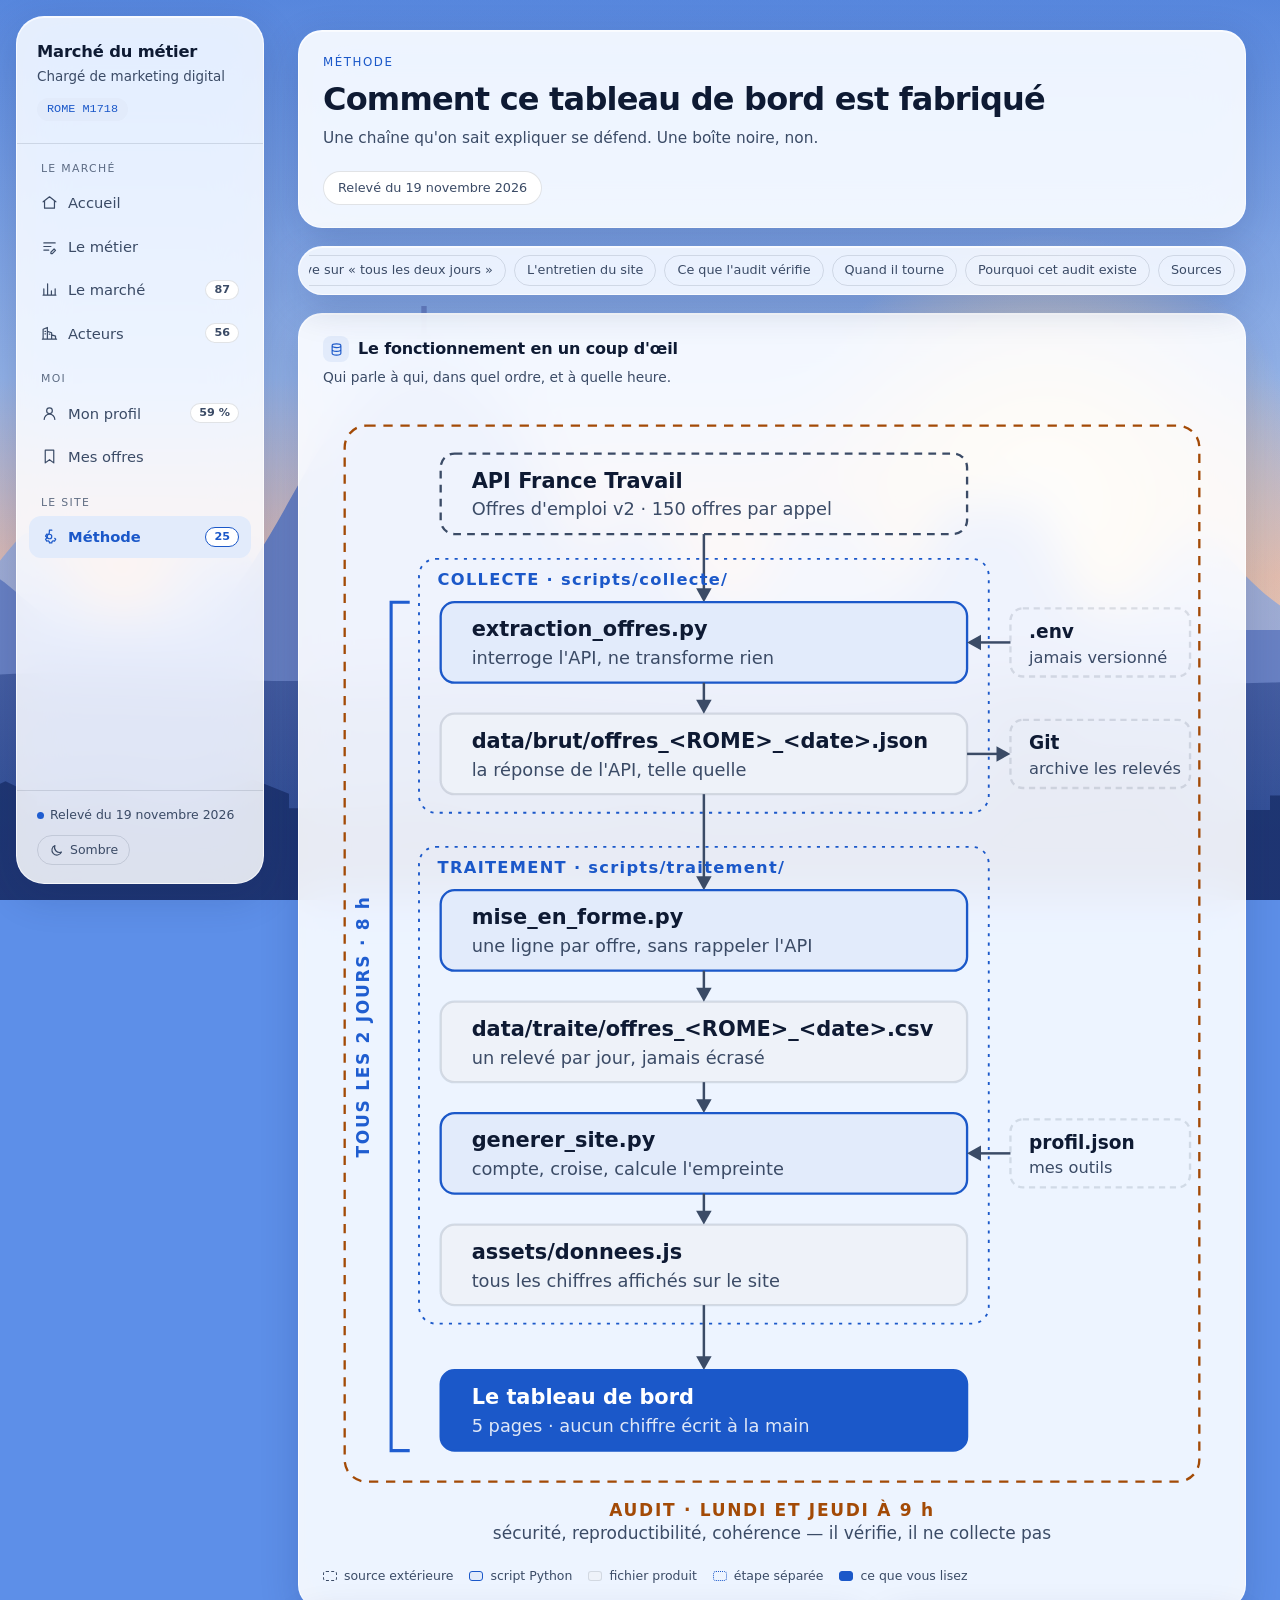
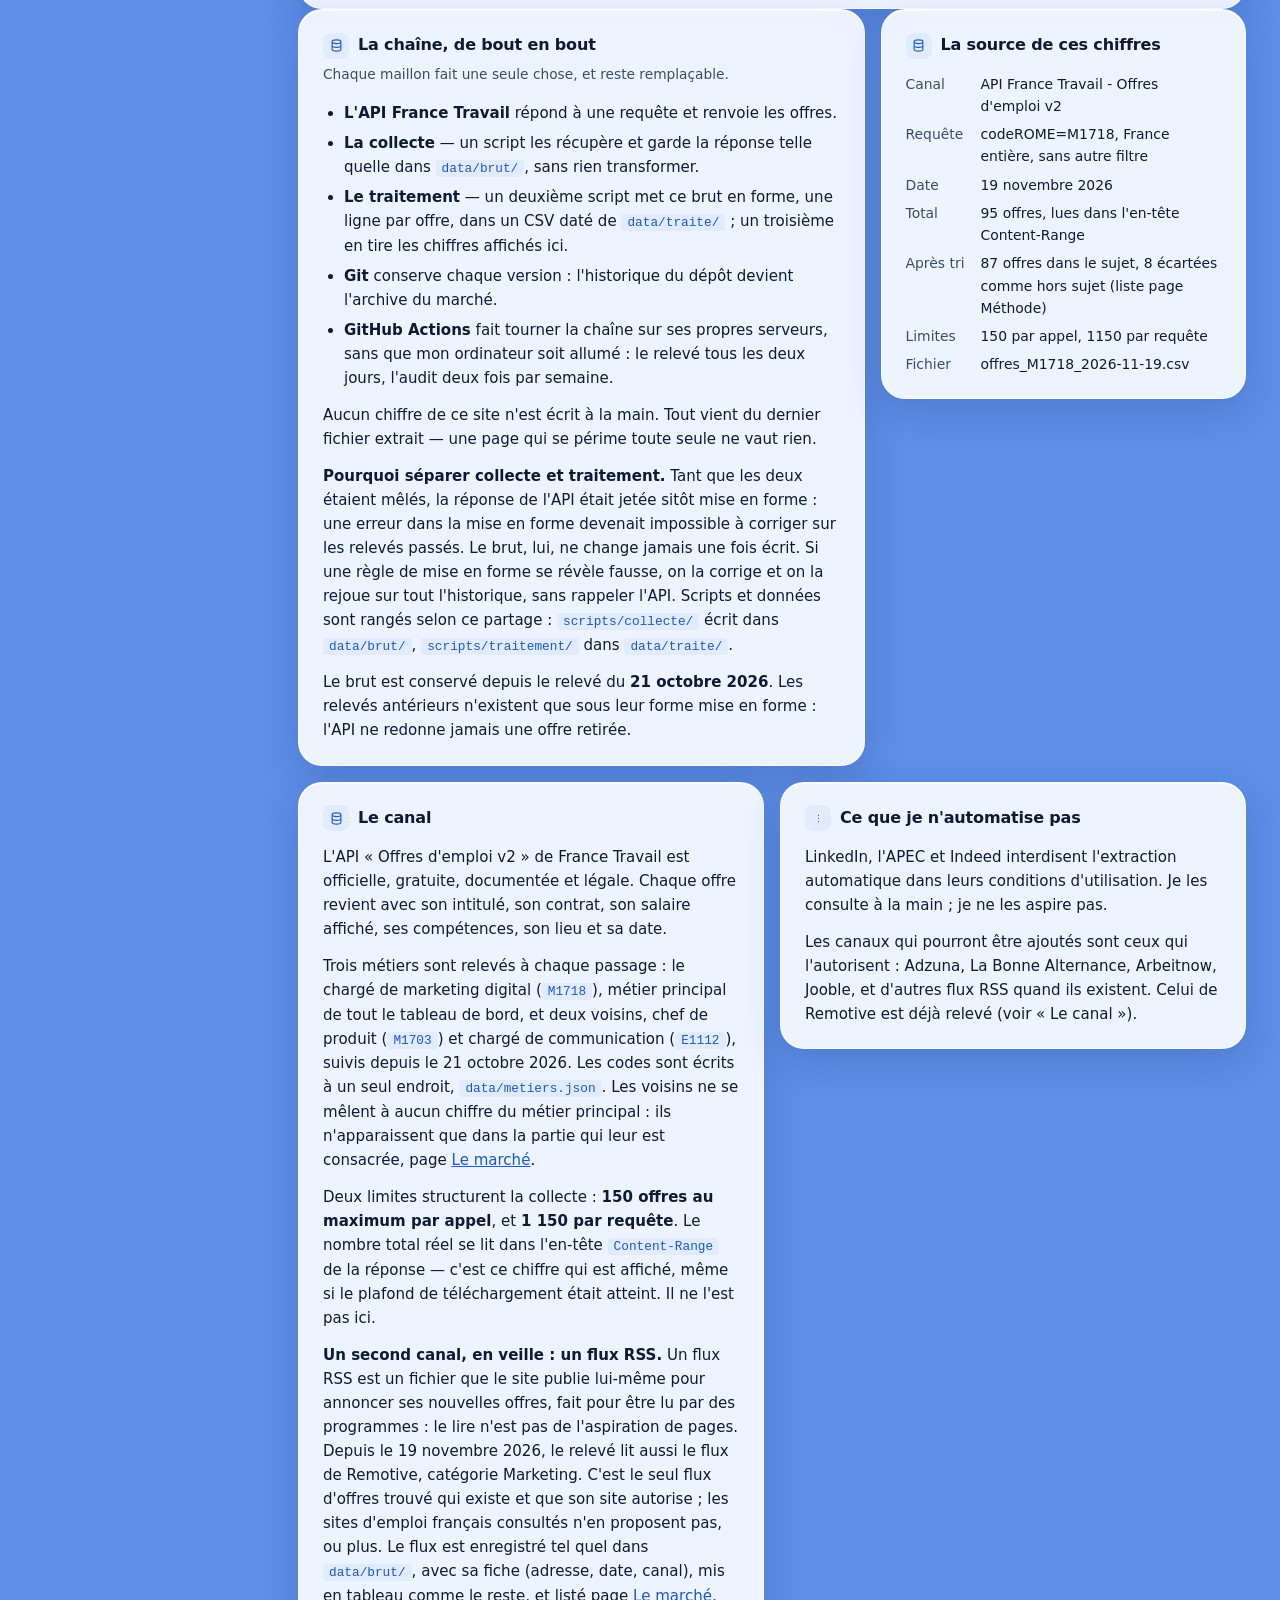
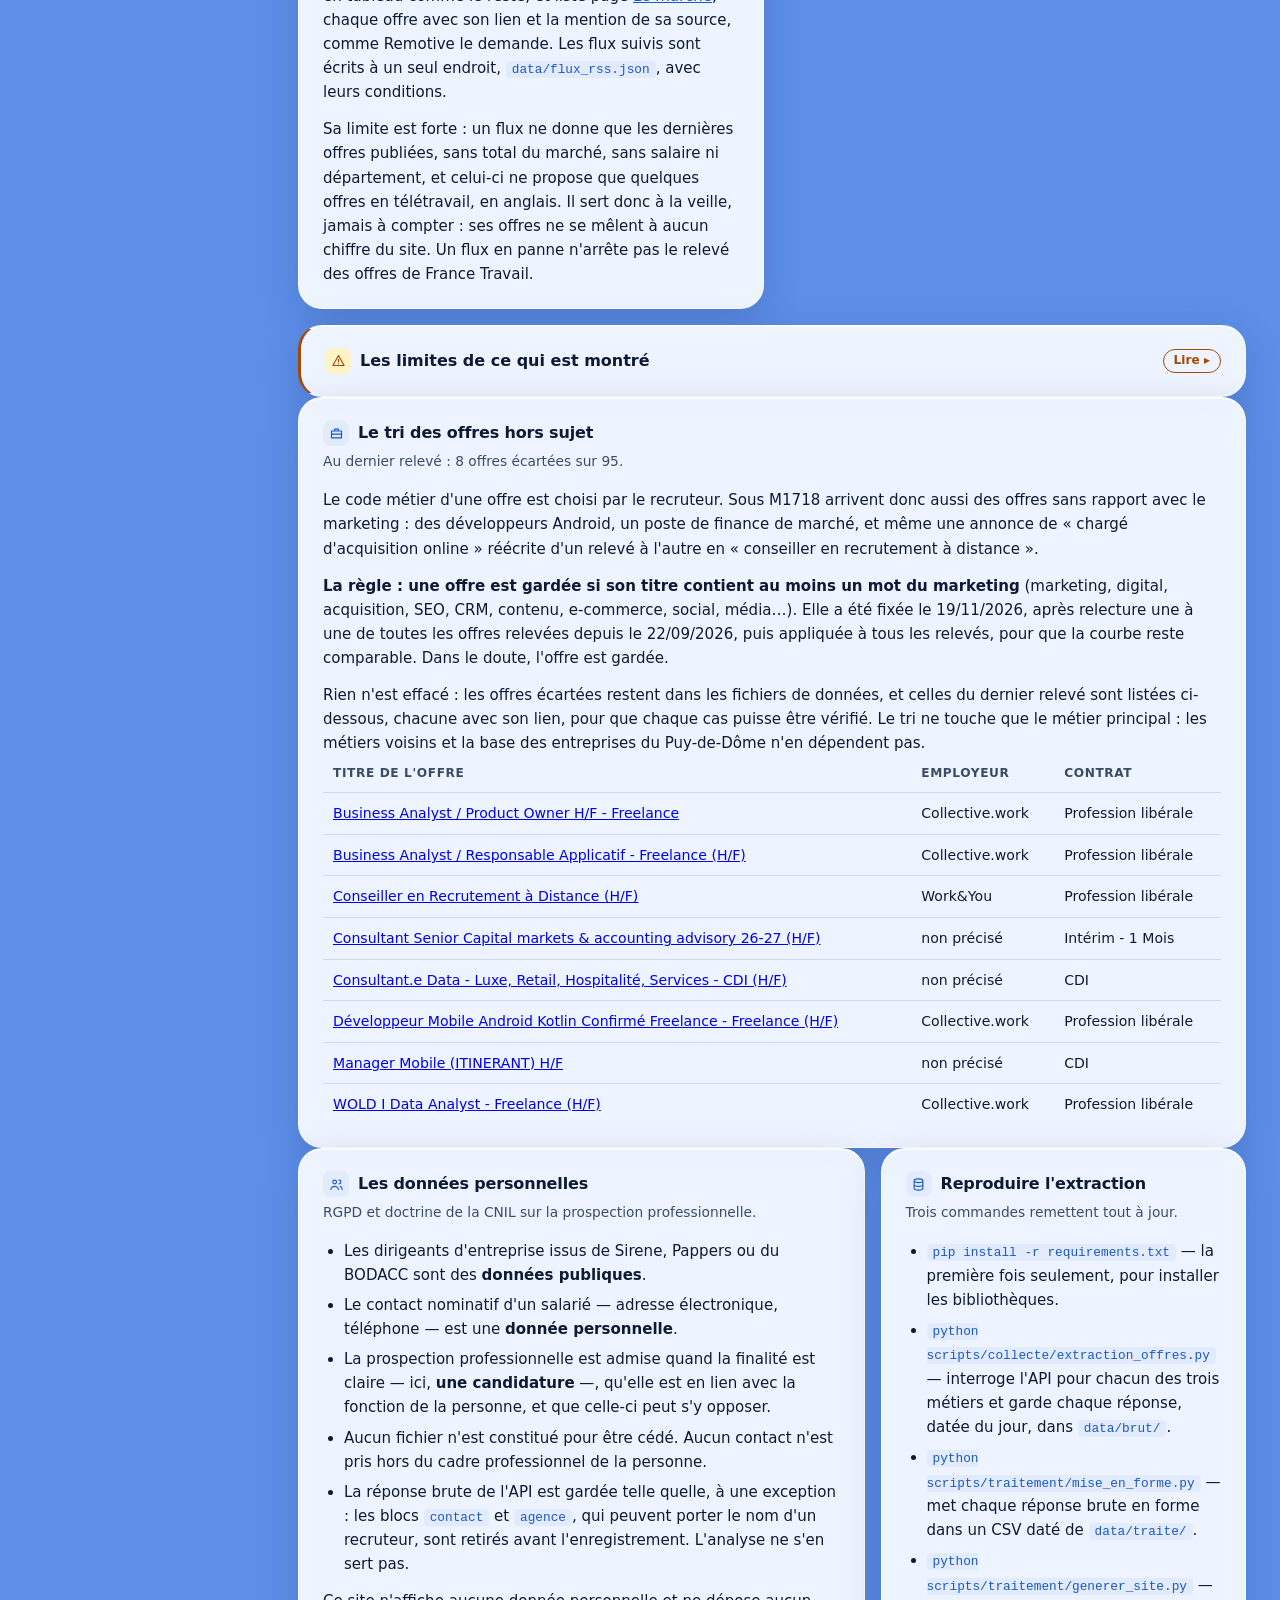
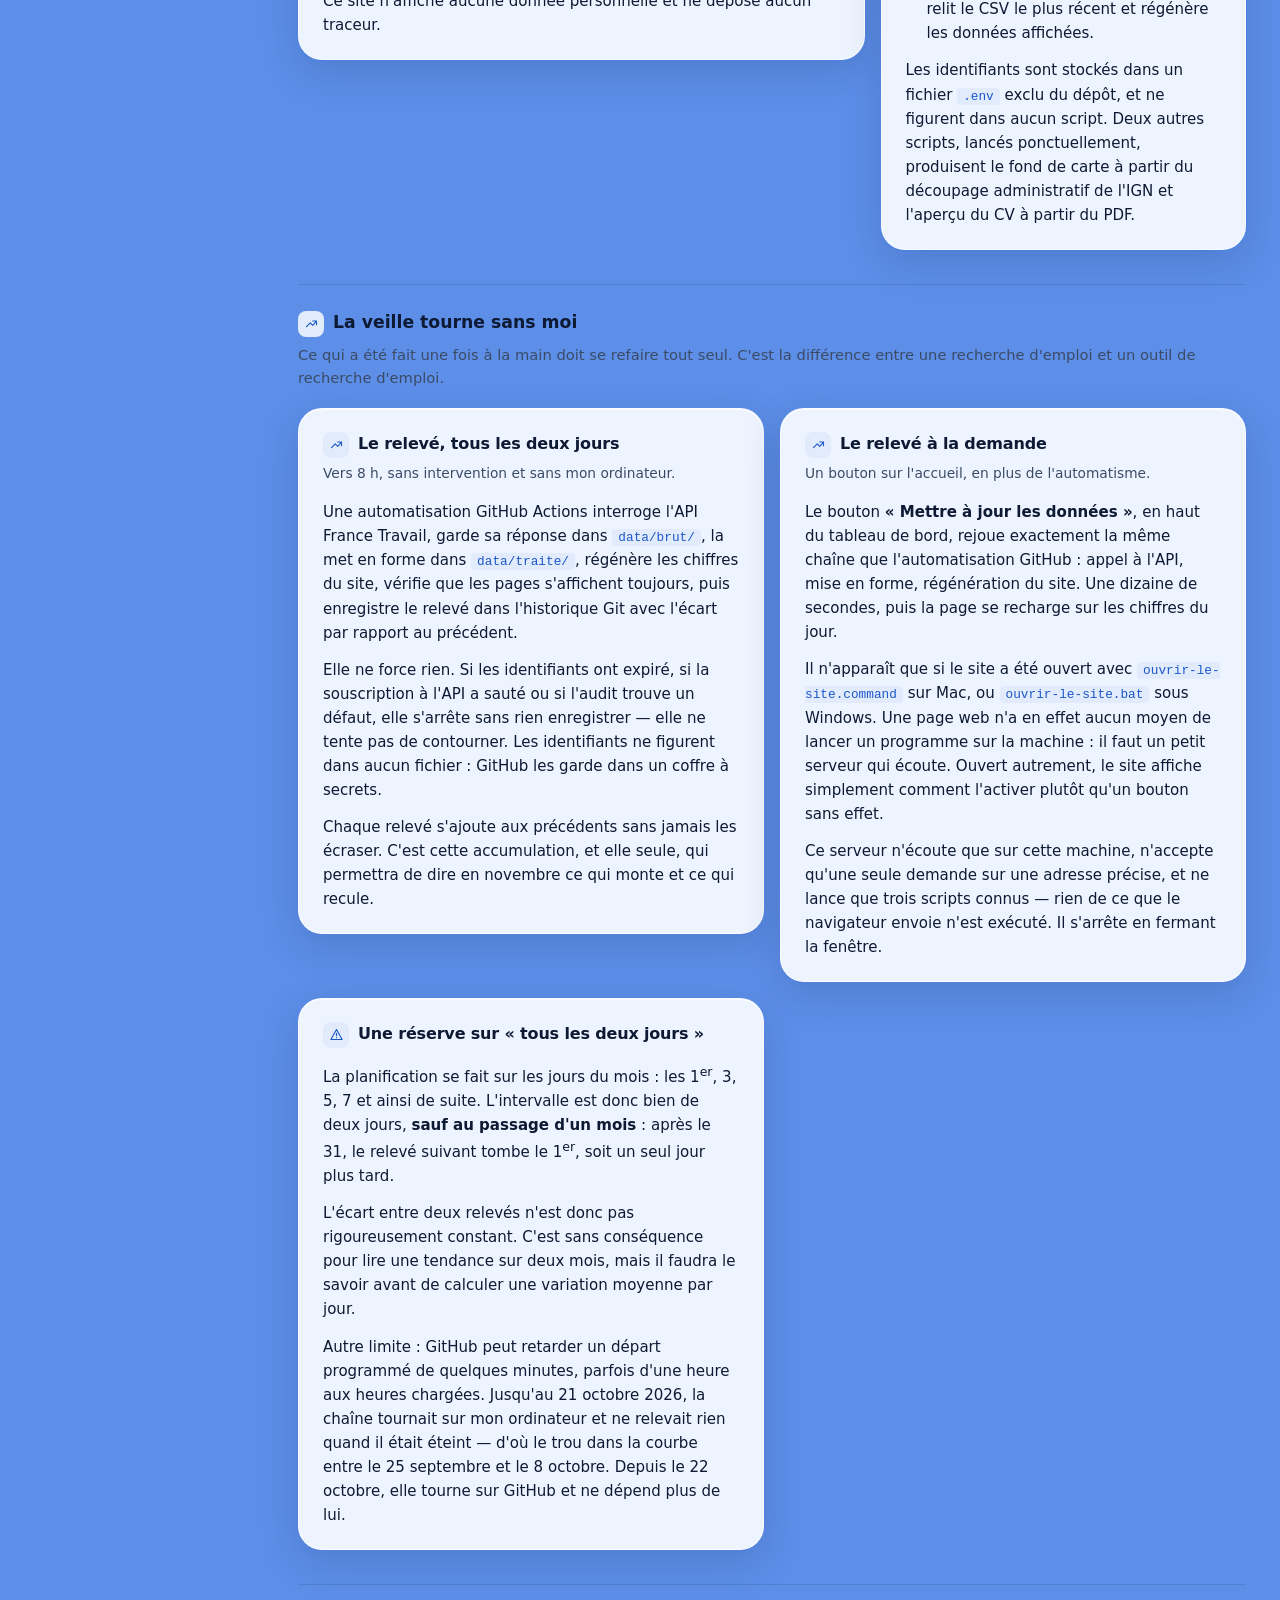
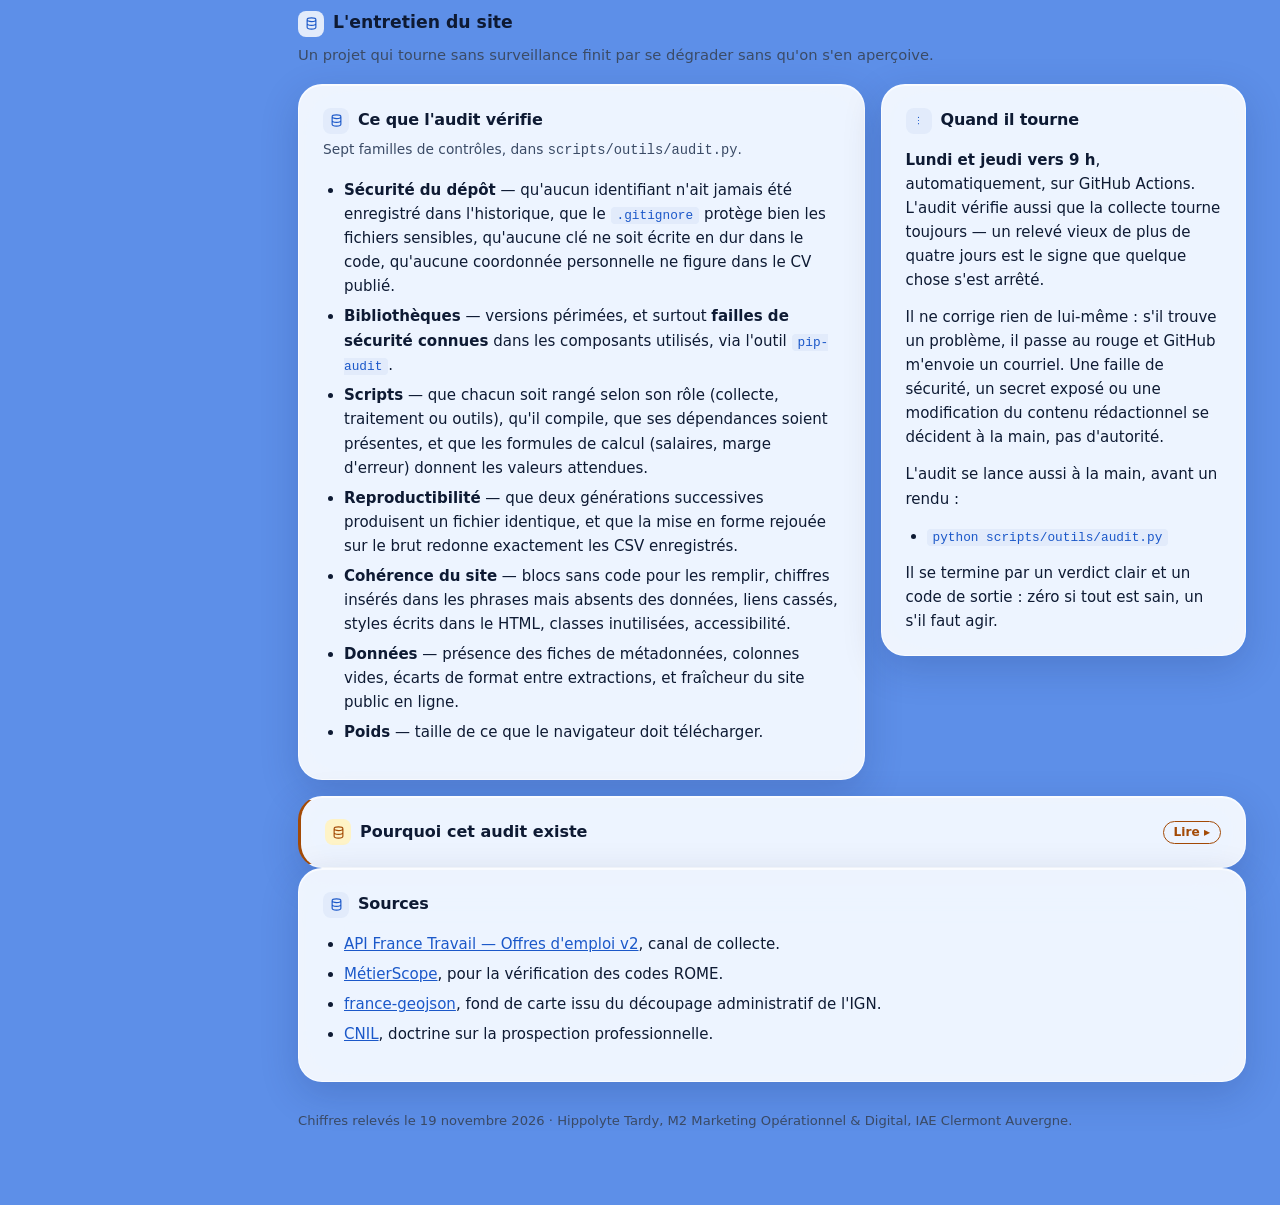
<file: methode.html>
<!DOCTYPE html>
<html lang="fr">
<head>
<meta charset="utf-8">
<meta name="viewport" content="width=device-width, initial-scale=1">
<title>Méthode — Marché du chargé de marketing digital</title>
<meta name="description" content="Les offres d&#x27;emploi du chargé de marketing digital, comptées et non racontées : volume, carte, salaires, outils demandés. API France Travail, mis à jour tous les deux jours.">
<link rel="icon" href="assets/favicon.svg" type="image/svg+xml">
<meta property="og:type" content="website">
<meta property="og:locale" content="fr_FR">
<meta property="og:site_name" content="Marché du chargé de marketing digital">
<meta property="og:title" content="Méthode — Marché du chargé de marketing digital">
<meta property="og:description" content="Les offres d&#x27;emploi du chargé de marketing digital, comptées et non racontées : volume, carte, salaires, outils demandés. API France Travail, mis à jour tous les deux jours.">
<meta property="og:url" content="https://hippolytetardy63-cloud.github.io/marche-marketing-digital/methode.html">
<meta property="og:image" content="https://hippolytetardy63-cloud.github.io/marche-marketing-digital/assets/apercu-partage.png">
<meta property="og:image:width" content="1200">
<meta property="og:image:height" content="630">
<meta name="twitter:card" content="summary_large_image">
<link rel="stylesheet" href="assets/style.css?v=32ef12c2">
</head>
<body>

<main class="principal">

  <div class="entete-page">
    <div>
      <p class="fil">Méthode</p>
      <h1>Comment ce tableau de bord est fabriqué</h1>
      <p class="sous-titre">Une chaîne qu'on sait expliquer se défend. Une boîte noire, non.</p>
    </div>
    <div data-bloc="horodatage"></div>
  </div>

  <nav data-bloc="sommaire-page" aria-label="Sur cette page"></nav>

  <section class="panneau">
    <h2>Le fonctionnement en un coup d'œil</h2>
    <p class="chapo">Qui parle à qui, dans quel ordre, et à quelle heure.</p>

    <div class="schema-cadre">
    <svg class="schema" viewBox="0 0 580 740" role="img"
         aria-label="Schéma du fonctionnement, en deux temps séparés. Collecte : l'API France Travail répond au script extraction_offres.py, qui garde sa réponse telle quelle dans data/brut. Traitement : mise_en_forme.py en tire un fichier CSV daté dans data/traite, puis generer_site.py en tire les données du site, affichées sur les cinq pages. Le tout est relancé automatiquement tous les deux jours à 8 h, et vérifié par un audit le lundi et le jeudi à 9 h.">

      <!-- cadre de l'audit -->
      <rect class="cadre" x="14" y="14" width="552" height="682" rx="14"/>

      <!-- 1. API -->
      <rect class="externe" x="76" y="32" width="340" height="52" rx="9"/>
      <text class="t1" x="96" y="54">API France Travail</text>
      <text class="t2" x="96" y="72">Offres d'emploi v2 · 150 offres par appel</text>

      <path class="flux" d="M246 84 L246 120"/>
      <path class="pointe" d="M246 128 l-5 -9 h10 z"/>

      <!-- zone de collecte -->
      <rect class="zone" x="62" y="100" width="368" height="164" rx="11"/>
      <text class="zone-t" x="74" y="117">COLLECTE · scripts/collecte/</text>

      <!-- 2. extraction -->
      <rect class="script" x="76" y="128" width="340" height="52" rx="9"/>
      <text class="t1" x="96" y="150">extraction_offres.py</text>
      <text class="t2" x="96" y="168">interroge l'API, ne transforme rien</text>

      <rect class="annexe" x="444" y="132" width="116" height="44" rx="8"/>
      <text class="t1 petit" x="456" y="151">.env</text>
      <text class="t2 petit" x="456" y="167">jamais versionné</text>
      <path class="flux" d="M444 154 L424 154"/>
      <path class="pointe" d="M416 154 l9 -5 v10 z"/>

      <path class="flux" d="M246 180 L246 192"/>
      <path class="pointe" d="M246 200 l-5 -9 h10 z"/>

      <!-- 3. brut -->
      <rect class="fichier" x="76" y="200" width="340" height="52" rx="9"/>
      <text class="t1" x="96" y="222">data/brut/offres_&lt;ROME&gt;_&lt;date&gt;.json</text>
      <text class="t2" x="96" y="240">la réponse de l'API, telle quelle</text>

      <rect class="annexe" x="444" y="204" width="116" height="44" rx="8"/>
      <text class="t1 petit" x="456" y="223">Git</text>
      <text class="t2 petit" x="456" y="239">archive les relevés</text>
      <path class="flux" d="M416 226 L436 226"/>
      <path class="pointe" d="M444 226 l-9 -5 v10 z"/>

      <path class="flux" d="M246 252 L246 306"/>
      <path class="pointe" d="M246 314 l-5 -9 h10 z"/>

      <!-- zone de traitement -->
      <rect class="zone" x="62" y="286" width="368" height="308" rx="11"/>
      <text class="zone-t" x="74" y="303">TRAITEMENT · scripts/traitement/</text>

      <!-- 4. mise en forme -->
      <rect class="script" x="76" y="314" width="340" height="52" rx="9"/>
      <text class="t1" x="96" y="336">mise_en_forme.py</text>
      <text class="t2" x="96" y="354">une ligne par offre, sans rappeler l'API</text>

      <path class="flux" d="M246 366 L246 378"/>
      <path class="pointe" d="M246 386 l-5 -9 h10 z"/>

      <!-- 5. CSV -->
      <rect class="fichier" x="76" y="386" width="340" height="52" rx="9"/>
      <text class="t1" x="96" y="408">data/traite/offres_&lt;ROME&gt;_&lt;date&gt;.csv</text>
      <text class="t2" x="96" y="426">un relevé par jour, jamais écrasé</text>

      <path class="flux" d="M246 438 L246 450"/>
      <path class="pointe" d="M246 458 l-5 -9 h10 z"/>

      <!-- 6. generateur -->
      <rect class="script" x="76" y="458" width="340" height="52" rx="9"/>
      <text class="t1" x="96" y="480">generer_site.py</text>
      <text class="t2" x="96" y="498">compte, croise, calcule l'empreinte</text>

      <rect class="annexe" x="444" y="462" width="116" height="44" rx="8"/>
      <text class="t1 petit" x="456" y="481">profil.json</text>
      <text class="t2 petit" x="456" y="497">mes outils</text>
      <path class="flux" d="M444 484 L424 484"/>
      <path class="pointe" d="M416 484 l9 -5 v10 z"/>

      <path class="flux" d="M246 510 L246 522"/>
      <path class="pointe" d="M246 530 l-5 -9 h10 z"/>

      <!-- 7. donnees -->
      <rect class="fichier" x="76" y="530" width="340" height="52" rx="9"/>
      <text class="t1" x="96" y="552">assets/donnees.js</text>
      <text class="t2" x="96" y="570">tous les chiffres affichés sur le site</text>

      <path class="flux" d="M246 582 L246 616"/>
      <path class="pointe" d="M246 624 l-5 -9 h10 z"/>

      <!-- 8. site -->
      <rect class="sortie" x="76" y="624" width="340" height="52" rx="9"/>
      <text class="t1 inverse" x="96" y="646">Le tableau de bord</text>
      <text class="inverse sous-sortie" x="96" y="664">5 pages · aucun chiffre écrit à la main</text>

      <!-- crochet de la tache d'extraction -->
      <path class="crochet" d="M56 128 L44 128 L44 676 L56 676"/>
      <text class="crochet-t" x="30" y="402" text-anchor="middle"
            transform="rotate(-90 30 402)">TOUS LES 2 JOURS · 8 h</text>

      <!-- etiquette du cadre d'audit -->
      <text class="cadre-t" x="290" y="718" text-anchor="middle">AUDIT · LUNDI ET JEUDI À 9 h</text>
      <text class="cadre-t2" x="290" y="733" text-anchor="middle">sécurité, reproductibilité, cohérence — il vérifie, il ne collecte pas</text>
    </svg>
    </div>

    <div class="legende-schema">
      <span><i class="externe"></i>source extérieure</span>
      <span><i class="script"></i>script Python</span>
      <span><i></i>fichier produit</span>
      <span><i class="zone"></i>étape séparée</span>
      <span><i class="sortie"></i>ce que vous lisez</span>
    </div>
  </section>

  <div class="rangee large-etroit">
    <section class="panneau">
      <h2>La chaîne, de bout en bout</h2>
      <p class="chapo">Chaque maillon fait une seule chose, et reste remplaçable.</p>
      <div class="contenu">
        <ul>
          <li><strong>L'API France Travail</strong> répond à une requête et renvoie les offres.</li>
          <li><strong>La collecte</strong> — un script les récupère et garde la réponse telle quelle dans <code>data/brut/</code>, sans rien transformer.</li>
          <li><strong>Le traitement</strong> — un deuxième script met ce brut en forme, une ligne par offre, dans un CSV daté de <code>data/traite/</code> ; un troisième en tire les chiffres affichés ici.</li>
          <li><strong>Git</strong> conserve chaque version : l'historique du dépôt devient l'archive du marché.</li>
          <li><strong>GitHub Actions</strong> fait tourner la chaîne sur ses propres serveurs, sans que mon ordinateur soit allumé : le relevé tous les deux jours, l'audit deux fois par semaine.</li>
        </ul>
        <p>Aucun chiffre de ce site n'est écrit à la main. Tout vient du dernier fichier extrait — une page qui se périme toute seule ne vaut rien.</p>
        <p><strong>Pourquoi séparer collecte et traitement.</strong> Tant que les deux étaient mêlés, la réponse de l'API était jetée sitôt mise en forme : une erreur dans la mise en forme devenait impossible à corriger sur les relevés passés. Le brut, lui, ne change jamais une fois écrit. Si une règle de mise en forme se révèle fausse, on la corrige et on la rejoue sur tout l'historique, sans rappeler l'API. Scripts et données sont rangés selon ce partage : <code>scripts/collecte/</code> écrit dans <code>data/brut/</code>, <code>scripts/traitement/</code> dans <code>data/traite/</code>.</p>
        <p>Le brut est conservé depuis le relevé du <strong>21 octobre 2026</strong>. Les relevés antérieurs n'existent que sous leur forme mise en forme : l'API ne redonne jamais une offre retirée.</p>
      </div>
    </section>
    <section class="panneau">
      <h2>La source de ces chiffres</h2>
      <div data-bloc="source"></div>
    </section>
  </div>

  <div class="rangee moities">
    <section class="panneau">
      <h2>Le canal</h2>
      <div class="contenu">
        <p>L'API « Offres d'emploi v2 » de France Travail est officielle, gratuite, documentée et légale. Chaque offre revient avec son intitulé, son contrat, son salaire affiché, ses compétences, son lieu et sa date.</p>
        <p>Trois métiers sont relevés à chaque passage : le chargé de marketing digital (<code>M1718</code>), métier principal de tout le tableau de bord, et deux voisins, chef de produit (<code>M1703</code>) et chargé de communication (<code>E1112</code>), suivis depuis le 21 octobre 2026. Les codes sont écrits à un seul endroit, <code>data/metiers.json</code>. Les voisins ne se mêlent à aucun chiffre du métier principal : ils n'apparaissent que dans la partie qui leur est consacrée, page <a href="marche.html">Le marché</a>.</p>
        <p>Deux limites structurent la collecte : <strong>150 offres au maximum par appel</strong>, et <strong>1 150 par requête</strong>. Le nombre total réel se lit dans l'en-tête <code>Content-Range</code> de la réponse — c'est ce chiffre qui est affiché, même si le plafond de téléchargement était atteint. Il ne l'est pas ici.</p>
        <p><strong>Un second canal, en veille : un flux RSS.</strong> Un flux RSS est un fichier que le site publie lui-même pour annoncer ses nouvelles offres, fait pour être lu par des programmes : le lire n'est pas de l'aspiration de pages. Depuis le 19 novembre 2026, le relevé lit aussi le flux de Remotive, catégorie Marketing. C'est le seul flux d'offres trouvé qui existe et que son site autorise ; les sites d'emploi français consultés n'en proposent pas, ou plus. Le flux est enregistré tel quel dans <code>data/brut/</code>, avec sa fiche (adresse, date, canal), mis en tableau comme le reste, et listé page <a href="marche.html">Le marché</a>, chaque offre avec son lien et la mention de sa source, comme Remotive le demande. Les flux suivis sont écrits à un seul endroit, <code>data/flux_rss.json</code>, avec leurs conditions.</p>
        <p>Sa limite est forte : un flux ne donne que les dernières offres publiées, sans total du marché, sans salaire ni département, et celui-ci ne propose que quelques offres en télétravail, en anglais. Il sert donc à la veille, jamais à compter : ses offres ne se mêlent à aucun chiffre du site. Un flux en panne n'arrête pas le relevé des offres de France Travail.</p>
      </div>
    </section>
    <section class="panneau">
      <h2>Ce que je n'automatise pas</h2>
      <div class="contenu">
        <p>LinkedIn, l'APEC et Indeed interdisent l'extraction automatique dans leurs conditions d'utilisation. Je les consulte à la main ; je ne les aspire pas.</p>
        <p>Les canaux qui pourront être ajoutés sont ceux qui l'autorisent : Adzuna, La Bonne Alternance, Arbeitnow, Jooble, et d'autres flux RSS quand ils existent. Celui de Remotive est déjà relevé (voir « Le canal »).</p>
      </div>
    </section>
  </div>

  <section class="panneau avertissement">
    <h2>Les limites de ce qui est montré</h2>
    <p class="chapo">Recalculées à chaque extraction.</p>
    <div data-bloc="reserves"></div>
  </section>

  <section class="panneau">
    <h2 id="tri">Le tri des offres hors sujet</h2>
    <p class="chapo">Au dernier relevé : <span data-valeur="tri.ecartees"></span> offres écartées sur <span data-valeur="tri.avant_tri"></span>.</p>
    <div class="contenu">
      <p>Le code métier d'une offre est choisi par le recruteur. Sous M1718 arrivent donc aussi des offres sans rapport avec le marketing : des développeurs Android, un poste de finance de marché, et même une annonce de « chargé d'acquisition online » réécrite d'un relevé à l'autre en « conseiller en recrutement à distance ».</p>
      <p><strong>La règle : une offre est gardée si son titre contient au moins un mot du marketing</strong> (marketing, digital, acquisition, SEO, CRM, contenu, e-commerce, social, média…). Elle a été fixée le 19/11/2026, après relecture une à une de toutes les offres relevées depuis le 22/09/2026, puis appliquée à tous les relevés, pour que la courbe reste comparable. Dans le doute, l'offre est gardée.</p>
      <p>Rien n'est effacé : les offres écartées restent dans les fichiers de données, et celles du dernier relevé sont listées ci-dessous, chacune avec son lien, pour que chaque cas puisse être vérifié. Le tri ne touche que le métier principal : les métiers voisins et la base des entreprises du Puy-de-Dôme n'en dépendent pas.</p>
    </div>
    <div data-bloc="offres-ecartees"></div>
  </section>

  <div class="rangee large-etroit">
    <section class="panneau">
      <h2>Les données personnelles</h2>
      <p class="chapo">RGPD et doctrine de la CNIL sur la prospection professionnelle.</p>
      <div class="contenu">
        <ul>
          <li>Les dirigeants d'entreprise issus de Sirene, Pappers ou du BODACC sont des <strong>données publiques</strong>.</li>
          <li>Le contact nominatif d'un salarié — adresse électronique, téléphone — est une <strong>donnée personnelle</strong>.</li>
          <li>La prospection professionnelle est admise quand la finalité est claire — ici, <strong>une candidature</strong> —, qu'elle est en lien avec la fonction de la personne, et que celle-ci peut s'y opposer.</li>
          <li>Aucun fichier n'est constitué pour être cédé. Aucun contact n'est pris hors du cadre professionnel de la personne.</li>
          <li>La réponse brute de l'API est gardée telle quelle, à une exception : les blocs <code>contact</code> et <code>agence</code>, qui peuvent porter le nom d'un recruteur, sont retirés avant l'enregistrement. L'analyse ne s'en sert pas.</li>
        </ul>
        <p>Ce site n'affiche aucune donnée personnelle et ne dépose aucun traceur.</p>
      </div>
    </section>
    <section class="panneau">
      <h2>Reproduire l'extraction</h2>
      <p class="chapo">Trois commandes remettent tout à jour.</p>
      <div class="contenu">
        <ul>
          <li><code>pip install -r requirements.txt</code> — la première fois seulement, pour installer les bibliothèques.</li>
          <li><code>python scripts/collecte/extraction_offres.py</code> — interroge l'API pour chacun des trois métiers et garde chaque réponse, datée du jour, dans <code>data/brut/</code>.</li>
          <li><code>python scripts/traitement/mise_en_forme.py</code> — met chaque réponse brute en forme dans un CSV daté de <code>data/traite/</code>.</li>
          <li><code>python scripts/traitement/generer_site.py</code> — relit le CSV le plus récent et régénère les données affichées.</li>
        </ul>
        <p>Les identifiants sont stockés dans un fichier <code>.env</code> exclu du dépôt, et ne figurent dans aucun script. Deux autres scripts, lancés ponctuellement, produisent le fond de carte à partir du découpage administratif de l'IGN et l'aperçu du CV à partir du PDF.</p>
      </div>
    </section>
  </div>

  <h2>La veille tourne sans moi</h2>
  <p class="chapo">Ce qui a été fait une fois à la main doit se refaire tout seul. C'est la différence entre une recherche d'emploi et un outil de recherche d'emploi.</p>

  <div class="rangee moities">
    <section class="panneau">
      <h2>Le relevé, tous les deux jours</h2>
      <p class="chapo">Vers 8 h, sans intervention et sans mon ordinateur.</p>
      <div class="contenu">
        <p>Une automatisation GitHub Actions interroge l'API France Travail, garde sa réponse dans <code>data/brut/</code>, la met en forme dans <code>data/traite/</code>, régénère les chiffres du site, vérifie que les pages s'affichent toujours, puis enregistre le relevé dans l'historique Git avec l'écart par rapport au précédent.</p>
        <p>Elle ne force rien. Si les identifiants ont expiré, si la souscription à l'API a sauté ou si l'audit trouve un défaut, elle s'arrête sans rien enregistrer — elle ne tente pas de contourner. Les identifiants ne figurent dans aucun fichier : GitHub les garde dans un coffre à secrets.</p>
        <p>Chaque relevé s'ajoute aux précédents sans jamais les écraser. C'est cette accumulation, et elle seule, qui permettra de dire en novembre ce qui monte et ce qui recule.</p>
      </div>
    </section>

    <section class="panneau">
      <h2>Le relevé à la demande</h2>
      <p class="chapo">Un bouton sur l'accueil, en plus de l'automatisme.</p>
      <div class="contenu">
        <p>Le bouton <strong>« Mettre à jour les données »</strong>, en haut du tableau de bord, rejoue exactement la même chaîne que l'automatisation GitHub : appel à l'API, mise en forme, régénération du site. Une dizaine de secondes, puis la page se recharge sur les chiffres du jour.</p>
        <p>Il n'apparaît que si le site a été ouvert avec <code>ouvrir-le-site.command</code> sur Mac, ou <code>ouvrir-le-site.bat</code> sous Windows. Une page web n'a en effet aucun moyen de lancer un programme sur la machine : il faut un petit serveur qui écoute. Ouvert autrement, le site affiche simplement comment l'activer plutôt qu'un bouton sans effet.</p>
        <p>Ce serveur n'écoute que sur cette machine, n'accepte qu'une seule demande sur une adresse précise, et ne lance que trois scripts connus — rien de ce que le navigateur envoie n'est exécuté. Il s'arrête en fermant la fenêtre.</p>
      </div>
    </section>
  </div>

  <div class="rangee moities">
    <section class="panneau">
      <h2>Une réserve sur « tous les deux jours »</h2>
      <div class="contenu">
        <p>La planification se fait sur les jours du mois : les 1<sup>er</sup>, 3, 5, 7 et ainsi de suite. L'intervalle est donc bien de deux jours, <strong>sauf au passage d'un mois</strong> : après le 31, le relevé suivant tombe le 1<sup>er</sup>, soit un seul jour plus tard.</p>
        <p>L'écart entre deux relevés n'est donc pas rigoureusement constant. C'est sans conséquence pour lire une tendance sur deux mois, mais il faudra le savoir avant de calculer une variation moyenne par jour.</p>
        <p>Autre limite : GitHub peut retarder un départ programmé de quelques minutes, parfois d'une heure aux heures chargées. Jusqu'au 21 octobre 2026, la chaîne tournait sur mon ordinateur et ne relevait rien quand il était éteint — d'où le trou dans la courbe entre le 25 septembre et le 8 octobre. Depuis le 22 octobre, elle tourne sur GitHub et ne dépend plus de lui.</p>
      </div>
    </section>
  </div>

  <h2>L'entretien du site</h2>
  <p class="chapo">Un projet qui tourne sans surveillance finit par se dégrader sans qu'on s'en aperçoive.</p>

  <div class="rangee large-etroit">
    <section class="panneau">
      <h2>Ce que l'audit vérifie</h2>
      <p class="chapo">Sept familles de contrôles, dans <code>scripts/outils/audit.py</code>.</p>
      <div class="contenu">
        <ul>
          <li><strong>Sécurité du dépôt</strong> — qu'aucun identifiant n'ait jamais été enregistré dans l'historique, que le <code>.gitignore</code> protège bien les fichiers sensibles, qu'aucune clé ne soit écrite en dur dans le code, qu'aucune coordonnée personnelle ne figure dans le CV publié.</li>
          <li><strong>Bibliothèques</strong> — versions périmées, et surtout <strong>failles de sécurité connues</strong> dans les composants utilisés, via l'outil <code>pip-audit</code>.</li>
          <li><strong>Scripts</strong> — que chacun soit rangé selon son rôle (collecte, traitement ou outils), qu'il compile, que ses dépendances soient présentes, et que les formules de calcul (salaires, marge d'erreur) donnent les valeurs attendues.</li>
          <li><strong>Reproductibilité</strong> — que deux générations successives produisent un fichier identique, et que la mise en forme rejouée sur le brut redonne exactement les CSV enregistrés.</li>
          <li><strong>Cohérence du site</strong> — blocs sans code pour les remplir, chiffres insérés dans les phrases mais absents des données, liens cassés, styles écrits dans le HTML, classes inutilisées, accessibilité.</li>
          <li><strong>Données</strong> — présence des fiches de métadonnées, colonnes vides, écarts de format entre extractions, et fraîcheur du site public en ligne.</li>
          <li><strong>Poids</strong> — taille de ce que le navigateur doit télécharger.</li>
        </ul>
      </div>
    </section>

    <section class="panneau">
      <h2>Quand il tourne</h2>
      <div class="contenu">
        <p><strong>Lundi et jeudi vers 9 h</strong>, automatiquement, sur GitHub Actions. L'audit vérifie aussi que la collecte tourne toujours — un relevé vieux de plus de quatre jours est le signe que quelque chose s'est arrêté.</p>
        <p>Il ne corrige rien de lui-même : s'il trouve un problème, il passe au rouge et GitHub m'envoie un courriel. Une faille de sécurité, un secret exposé ou une modification du contenu rédactionnel se décident à la main, pas d'autorité.</p>
        <p>L'audit se lance aussi à la main, avant un rendu :</p>
        <ul>
          <li><code>python scripts/outils/audit.py</code></li>
        </ul>
        <p>Il se termine par un verdict clair et un code de sortie : zéro si tout est sain, un s'il faut agir.</p>
      </div>
    </section>
  </div>

  <section class="panneau avertissement">
    <h2>Pourquoi cet audit existe</h2>
    <div class="contenu">
      <p>Il n'est pas décoratif. Le premier passage, le 23 septembre 2026, a révélé un défaut invisible à l'écran : <strong>la génération n'était pas reproductible</strong>. Deux exécutions sur les mêmes données produisaient deux fichiers différents, parce que l'ordre de parcours d'un ensemble Python varie d'une fois sur l'autre.</p>
      <p>Conséquence : chaque lancement réécrivait les cinq pages du site même quand rien n'avait changé. L'historique Git — qui est censé être l'archive du marché — se serait rempli de modifications fantômes, rendant impossible de distinguer un vrai changement du bruit.</p>
      <p>Ce genre de défaut ne se voit pas en regardant le site. Il se voit en le vérifiant.</p>
    </div>
  </section>

  <section class="panneau">
    <h2>Sources</h2>
    <div class="contenu">
      <ul>
        <li><a href="https://francetravail.io" target="_blank" rel="noopener">API France Travail — Offres d'emploi v2</a>, canal de collecte.</li>
        <li><a href="https://candidat.francetravail.fr/metierscope/" target="_blank" rel="noopener">MétierScope</a>, pour la vérification des codes ROME.</li>
        <li><a href="https://github.com/gregoiredavid/france-geojson" target="_blank" rel="noopener">france-geojson</a>, fond de carte issu du découpage administratif de l'IGN.</li>
        <li><a href="https://www.cnil.fr" target="_blank" rel="noopener">CNIL</a>, doctrine sur la prospection professionnelle.</li>
      </ul>
    </div>
  </section>

  <p data-bloc="pied"></p>

</main>

<script src="assets/carte_france.js"></script>
<script src="assets/donnees.js?v=34ec2fe6"></script>
<script src="assets/site.js?v=99629005"></script>
</body>
</html>
</file>
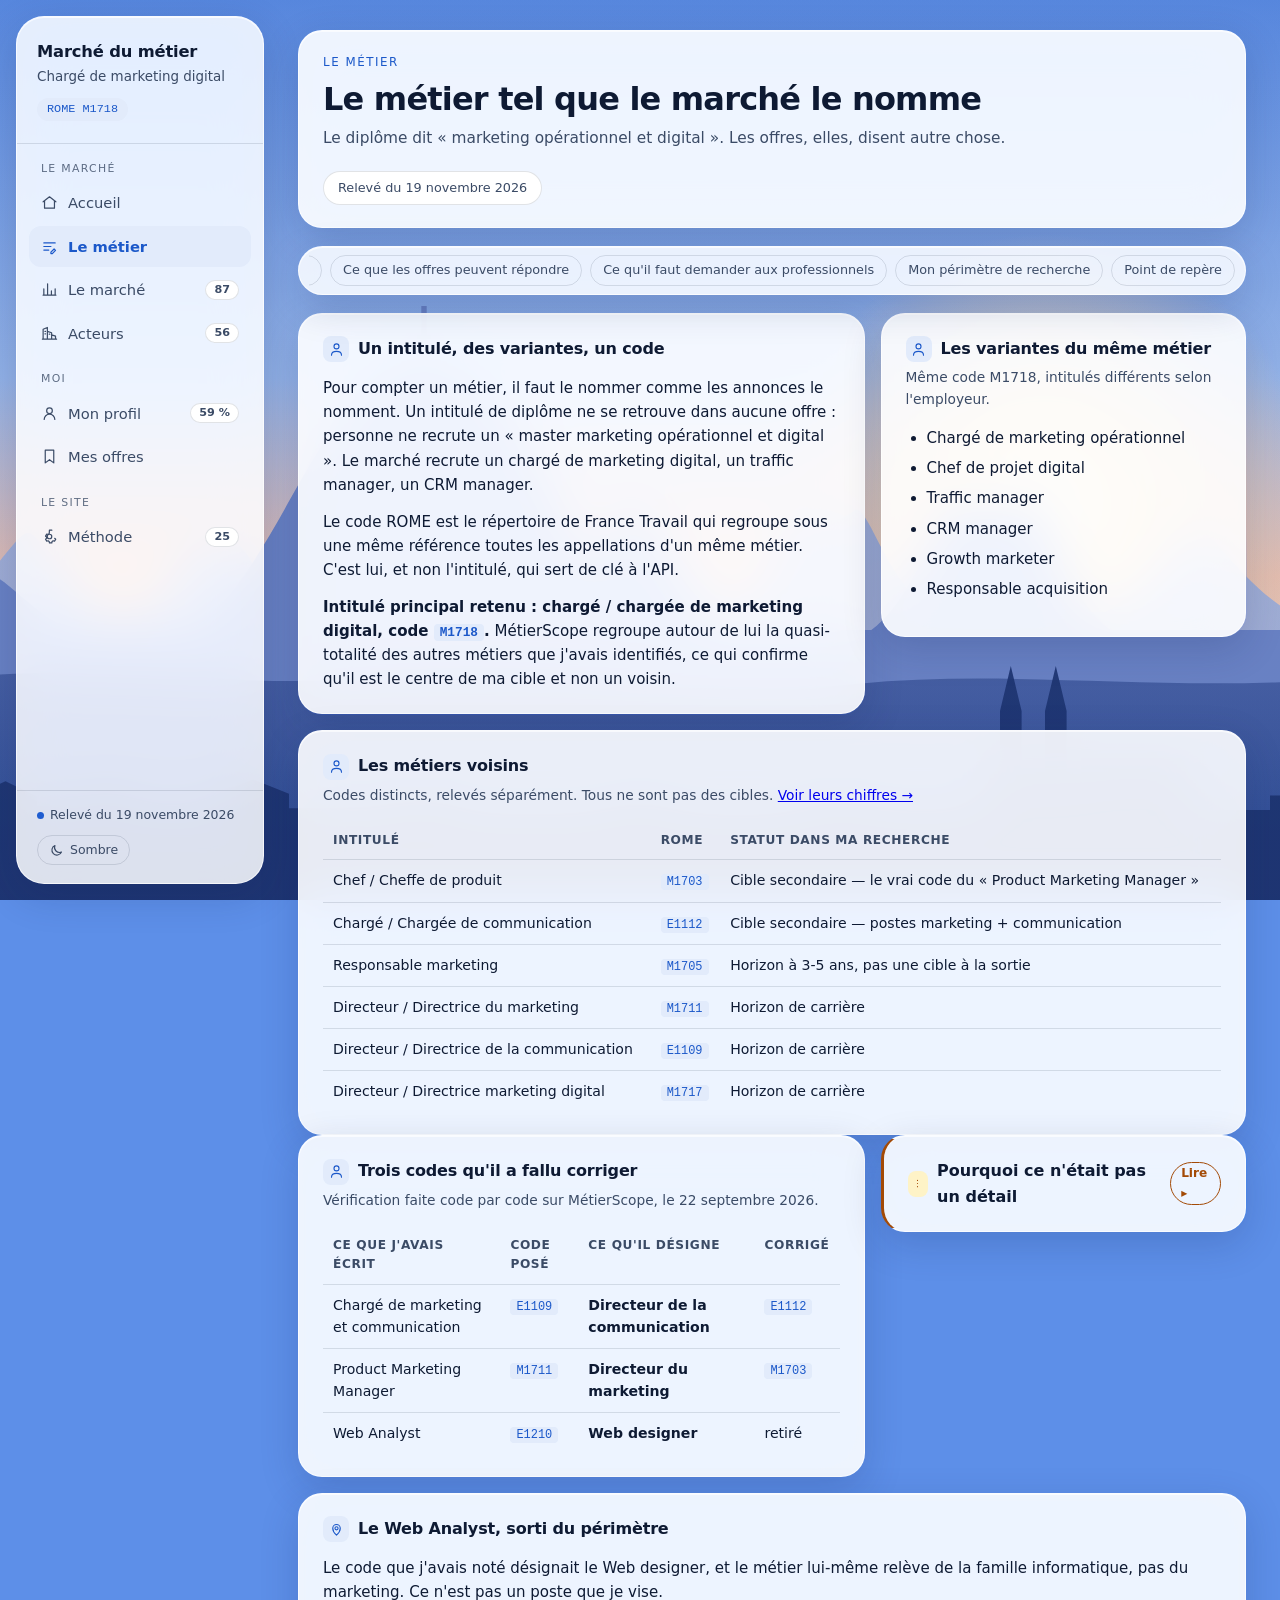
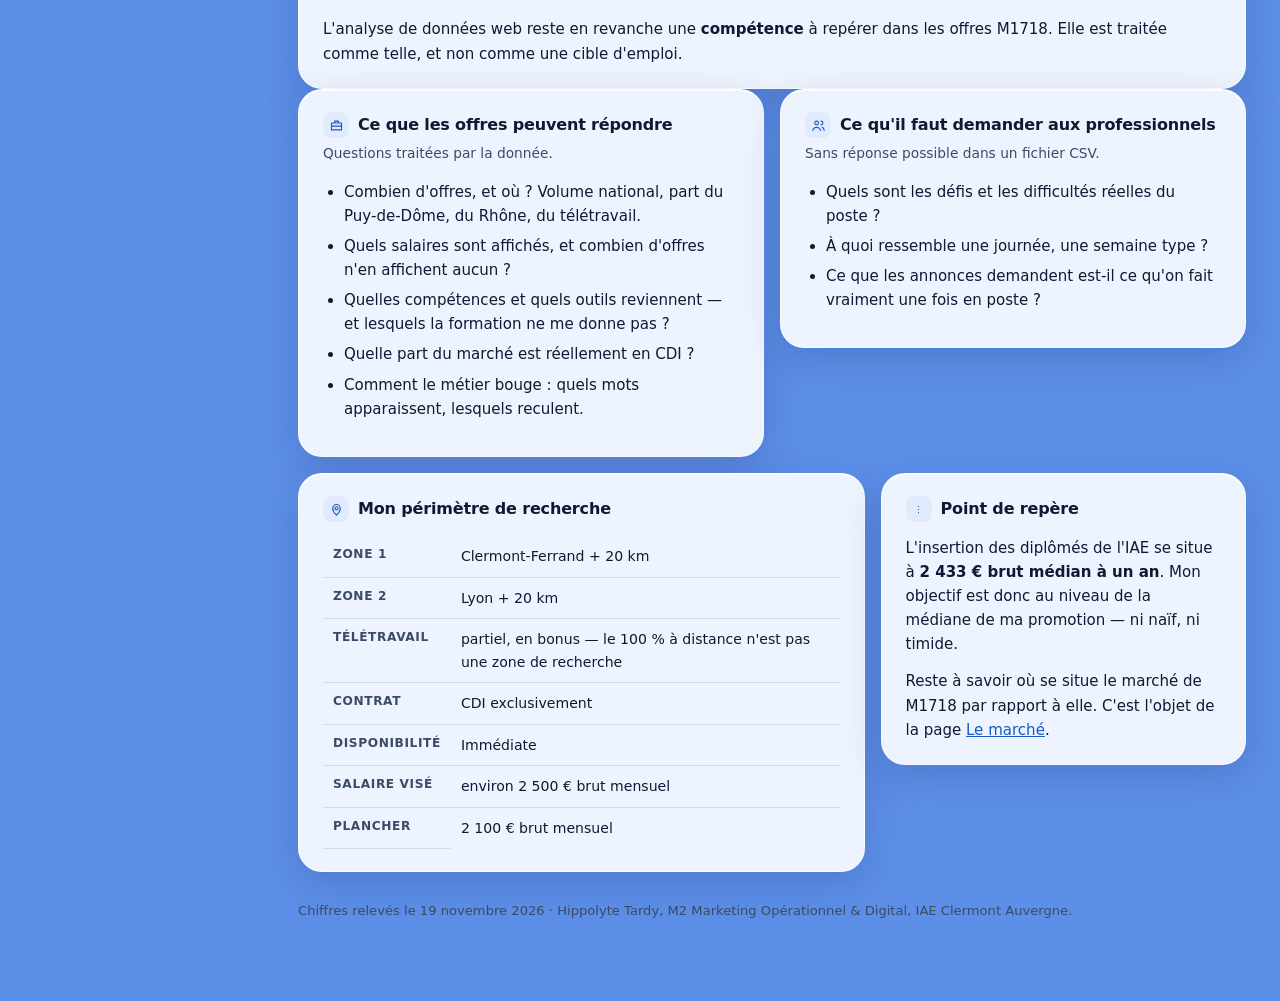
<file: metier.html>
<!DOCTYPE html>
<html lang="fr">
<head>
<meta charset="utf-8">
<meta name="viewport" content="width=device-width, initial-scale=1">
<title>Le métier — Marché du chargé de marketing digital</title>
<meta name="description" content="Les offres d&#x27;emploi du chargé de marketing digital, comptées et non racontées : volume, carte, salaires, outils demandés. API France Travail, mis à jour tous les deux jours.">
<link rel="icon" href="assets/favicon.svg" type="image/svg+xml">
<meta property="og:type" content="website">
<meta property="og:locale" content="fr_FR">
<meta property="og:site_name" content="Marché du chargé de marketing digital">
<meta property="og:title" content="Le métier — Marché du chargé de marketing digital">
<meta property="og:description" content="Les offres d&#x27;emploi du chargé de marketing digital, comptées et non racontées : volume, carte, salaires, outils demandés. API France Travail, mis à jour tous les deux jours.">
<meta property="og:url" content="https://hippolytetardy63-cloud.github.io/marche-marketing-digital/metier.html">
<meta property="og:image" content="https://hippolytetardy63-cloud.github.io/marche-marketing-digital/assets/apercu-partage.png">
<meta property="og:image:width" content="1200">
<meta property="og:image:height" content="630">
<meta name="twitter:card" content="summary_large_image">
<link rel="stylesheet" href="assets/style.css?v=32ef12c2">
</head>
<body>

<main class="principal">

  <div class="entete-page">
    <div>
      <p class="fil">Le métier</p>
      <h1>Le métier tel que le marché le nomme</h1>
      <p class="sous-titre">Le diplôme dit « marketing opérationnel et digital ». Les offres, elles, disent autre chose.</p>
    </div>
    <div data-bloc="horodatage"></div>
  </div>

  <nav data-bloc="sommaire-page" aria-label="Sur cette page"></nav>

  <div class="rangee large-etroit">
    <section class="panneau">
      <h2>Un intitulé, des variantes, un code</h2>
      <div class="contenu">
        <p>Pour compter un métier, il faut le nommer comme les annonces le nomment. Un intitulé de diplôme ne se retrouve dans aucune offre : personne ne recrute un « master marketing opérationnel et digital ». Le marché recrute un chargé de marketing digital, un traffic manager, un CRM manager.</p>
        <p>Le code ROME est le répertoire de France Travail qui regroupe sous une même référence toutes les appellations d'un même métier. C'est lui, et non l'intitulé, qui sert de clé à l'API.</p>
        <p><strong>Intitulé principal retenu : chargé / chargée de marketing digital, code <code>M1718</code>.</strong> MétierScope regroupe autour de lui la quasi-totalité des autres métiers que j'avais identifiés, ce qui confirme qu'il est le centre de ma cible et non un voisin.</p>
      </div>
    </section>
    <section class="panneau">
      <h2>Les variantes du même métier</h2>
      <p class="chapo">Même code M1718, intitulés différents selon l'employeur.</p>
      <div class="contenu">
        <ul>
          <li>Chargé de marketing opérationnel</li>
          <li>Chef de projet digital</li>
          <li>Traffic manager</li>
          <li>CRM manager</li>
          <li>Growth marketer</li>
          <li>Responsable acquisition</li>
        </ul>
      </div>
    </section>
  </div>

  <section class="panneau">
    <h2>Les métiers voisins</h2>
    <p class="chapo">Codes distincts, relevés séparément. Tous ne sont pas des cibles. <a href="marche.html">Voir leurs chiffres →</a></p>
    <table>
      <thead>
        <tr><th>Intitulé</th><th>ROME</th><th>Statut dans ma recherche</th></tr>
      </thead>
      <tbody>
        <tr><td>Chef / Cheffe de produit</td><td><code>M1703</code></td><td>Cible secondaire — le vrai code du « Product Marketing Manager »</td></tr>
        <tr><td>Chargé / Chargée de communication</td><td><code>E1112</code></td><td>Cible secondaire — postes marketing + communication</td></tr>
        <tr><td>Responsable marketing</td><td><code>M1705</code></td><td>Horizon à 3-5 ans, pas une cible à la sortie</td></tr>
        <tr><td>Directeur / Directrice du marketing</td><td><code>M1711</code></td><td>Horizon de carrière</td></tr>
        <tr><td>Directeur / Directrice de la communication</td><td><code>E1109</code></td><td>Horizon de carrière</td></tr>
        <tr><td>Directeur / Directrice marketing digital</td><td><code>M1717</code></td><td>Horizon de carrière</td></tr>
      </tbody>
    </table>
  </section>

  <div class="rangee large-etroit">
    <section class="panneau">
      <h2>Trois codes qu'il a fallu corriger</h2>
      <p class="chapo">Vérification faite code par code sur MétierScope, le 22 septembre 2026.</p>
      <table>
        <thead>
          <tr><th>Ce que j'avais écrit</th><th>Code posé</th><th>Ce qu'il désigne</th><th>Corrigé</th></tr>
        </thead>
        <tbody>
          <tr><td>Chargé de marketing et communication</td><td><code>E1109</code></td><td><strong>Directeur de la communication</strong></td><td><code>E1112</code></td></tr>
          <tr><td>Product Marketing Manager</td><td><code>M1711</code></td><td><strong>Directeur du marketing</strong></td><td><code>M1703</code></td></tr>
          <tr><td>Web Analyst</td><td><code>E1210</code></td><td><strong>Web designer</strong></td><td>retiré</td></tr>
        </tbody>
      </table>
    </section>
    <section class="panneau avertissement">
      <h2>Pourquoi ce n'était pas un détail</h2>
      <div class="contenu">
        <p>Le répertoire ROME distingue le niveau <em>chargé</em> du niveau <em>directeur</em>. Lancer l'extraction sur E1109 ou M1711 aurait ramené des offres de direction — dix ans d'expérience, salaires deux à trois fois supérieurs.</p>
        <p>Les statistiques de salaire auraient été fausses <strong>sans que rien ne le signale dans le fichier</strong>. C'est le type d'erreur qui ne se voit pas à la lecture d'un CSV.</p>
      </div>
    </section>
  </div>

  <section class="panneau">
    <h2>Le Web Analyst, sorti du périmètre</h2>
    <div class="contenu">
      <p>Le code que j'avais noté désignait le Web designer, et le métier lui-même relève de la famille informatique, pas du marketing. Ce n'est pas un poste que je vise.</p>
      <p>L'analyse de données web reste en revanche une <strong>compétence</strong> à repérer dans les offres M1718. Elle est traitée comme telle, et non comme une cible d'emploi.</p>
    </div>
  </section>

  <div class="rangee moities">
    <section class="panneau">
      <h2>Ce que les offres peuvent répondre</h2>
      <p class="chapo">Questions traitées par la donnée.</p>
      <div class="contenu">
        <ul>
          <li>Combien d'offres, et où ? Volume national, part du Puy-de-Dôme, du Rhône, du télétravail.</li>
          <li>Quels salaires sont affichés, et combien d'offres n'en affichent aucun ?</li>
          <li>Quelles compétences et quels outils reviennent — et lesquels la formation ne me donne pas ?</li>
          <li>Quelle part du marché est réellement en CDI ?</li>
          <li>Comment le métier bouge : quels mots apparaissent, lesquels reculent.</li>
        </ul>
      </div>
    </section>
    <section class="panneau">
      <h2>Ce qu'il faut demander aux professionnels</h2>
      <p class="chapo">Sans réponse possible dans un fichier CSV.</p>
      <div class="contenu">
        <ul>
          <li>Quels sont les défis et les difficultés réelles du poste ?</li>
          <li>À quoi ressemble une journée, une semaine type ?</li>
          <li>Ce que les annonces demandent est-il ce qu'on fait vraiment une fois en poste ?</li>
        </ul>
      </div>
    </section>
  </div>

  <div class="rangee large-etroit">
    <section class="panneau">
      <h2>Mon périmètre de recherche</h2>
      <table>
        <tbody>
          <tr><th>Zone 1</th><td>Clermont-Ferrand + 20 km</td></tr>
          <tr><th>Zone 2</th><td>Lyon + 20 km</td></tr>
          <tr><th>Télétravail</th><td>partiel, en bonus — le 100 % à distance n'est pas une zone de recherche</td></tr>
          <tr><th>Contrat</th><td>CDI exclusivement</td></tr>
          <tr><th>Disponibilité</th><td>Immédiate</td></tr>
          <tr><th>Salaire visé</th><td>environ 2 500 € brut mensuel</td></tr>
          <tr><th>Plancher</th><td>2 100 € brut mensuel</td></tr>
        </tbody>
      </table>
    </section>
    <section class="panneau">
      <h2>Point de repère</h2>
      <div class="contenu">
        <p>L'insertion des diplômés de l'IAE se situe à <strong>2 433 € brut médian à un an</strong>. Mon objectif est donc au niveau de la médiane de ma promotion — ni naïf, ni timide.</p>
        <p>Reste à savoir où se situe le marché de M1718 par rapport à elle. C'est l'objet de la page <a href="marche.html">Le marché</a>.</p>
      </div>
    </section>
  </div>

  <p data-bloc="pied"></p>

</main>

<script src="assets/carte_france.js"></script>
<script src="assets/donnees.js?v=34ec2fe6"></script>
<script src="assets/site.js?v=99629005"></script>
</body>
</html>
</file>
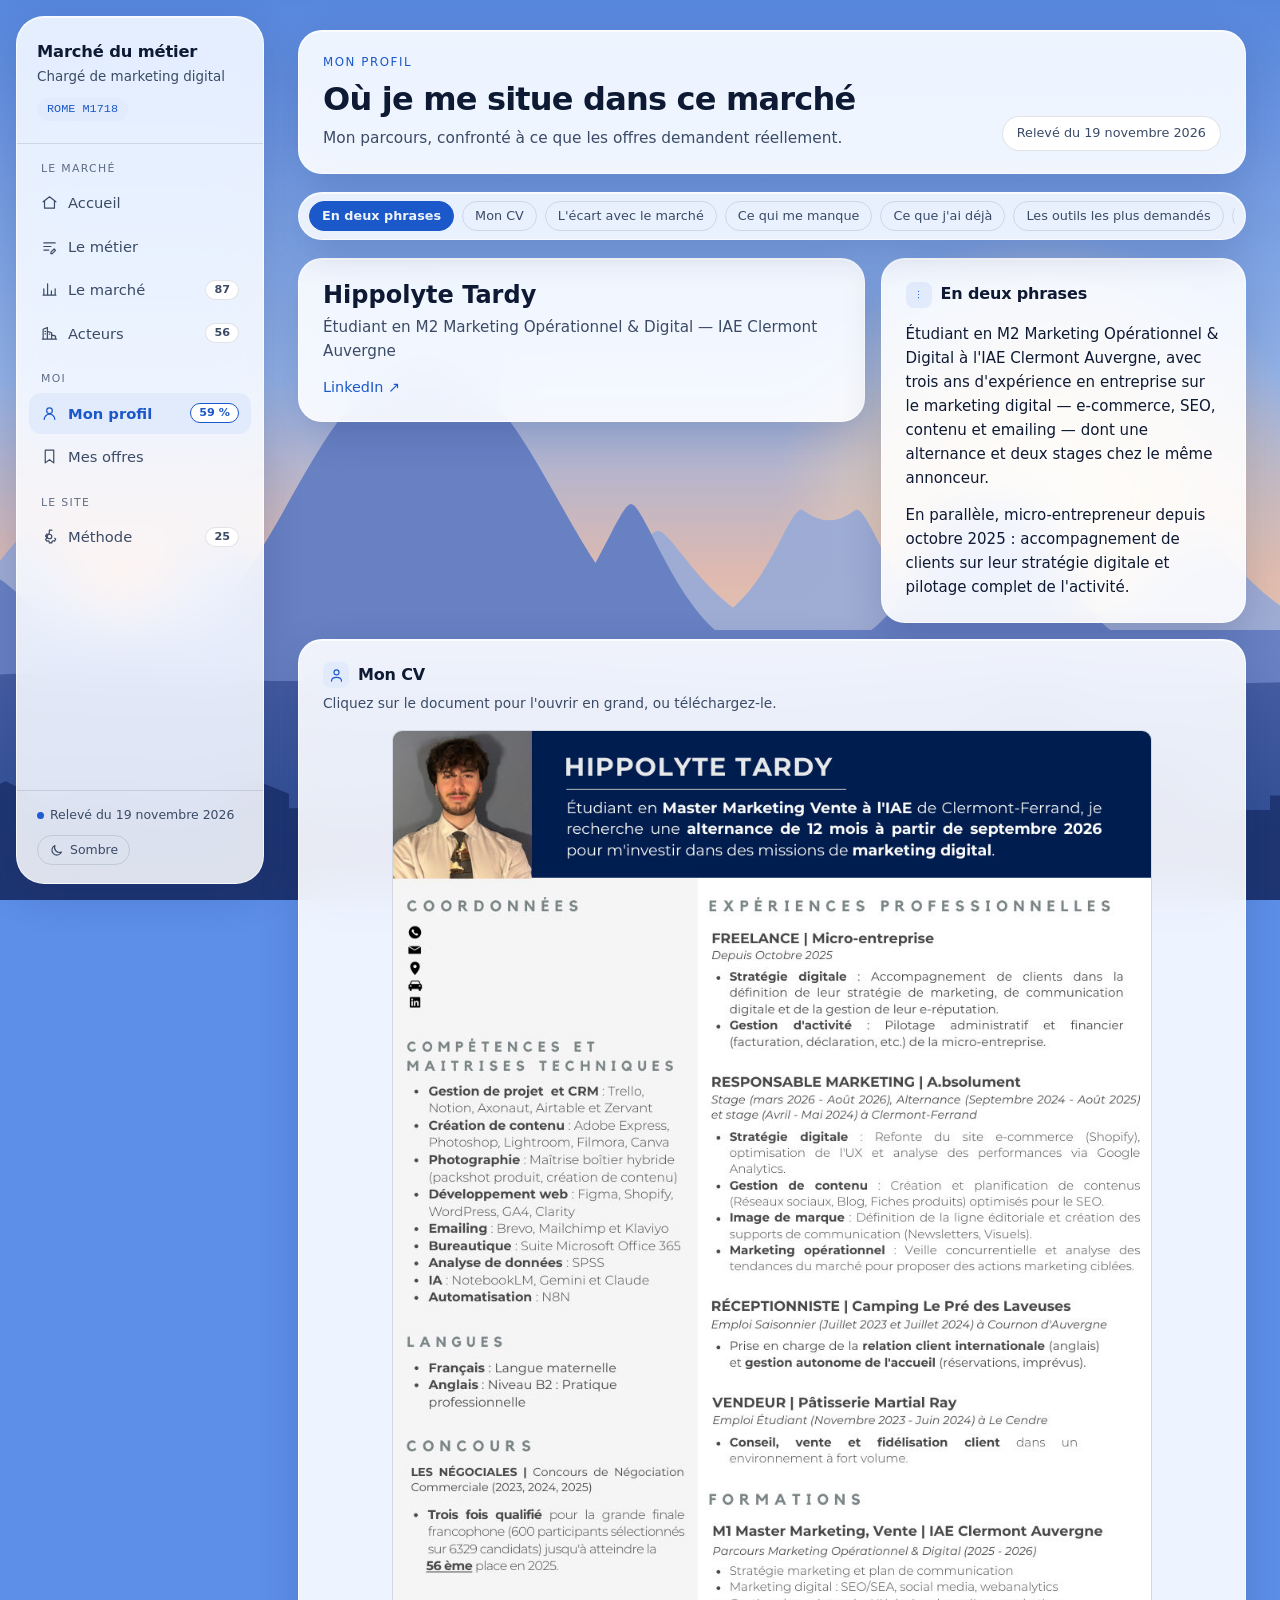
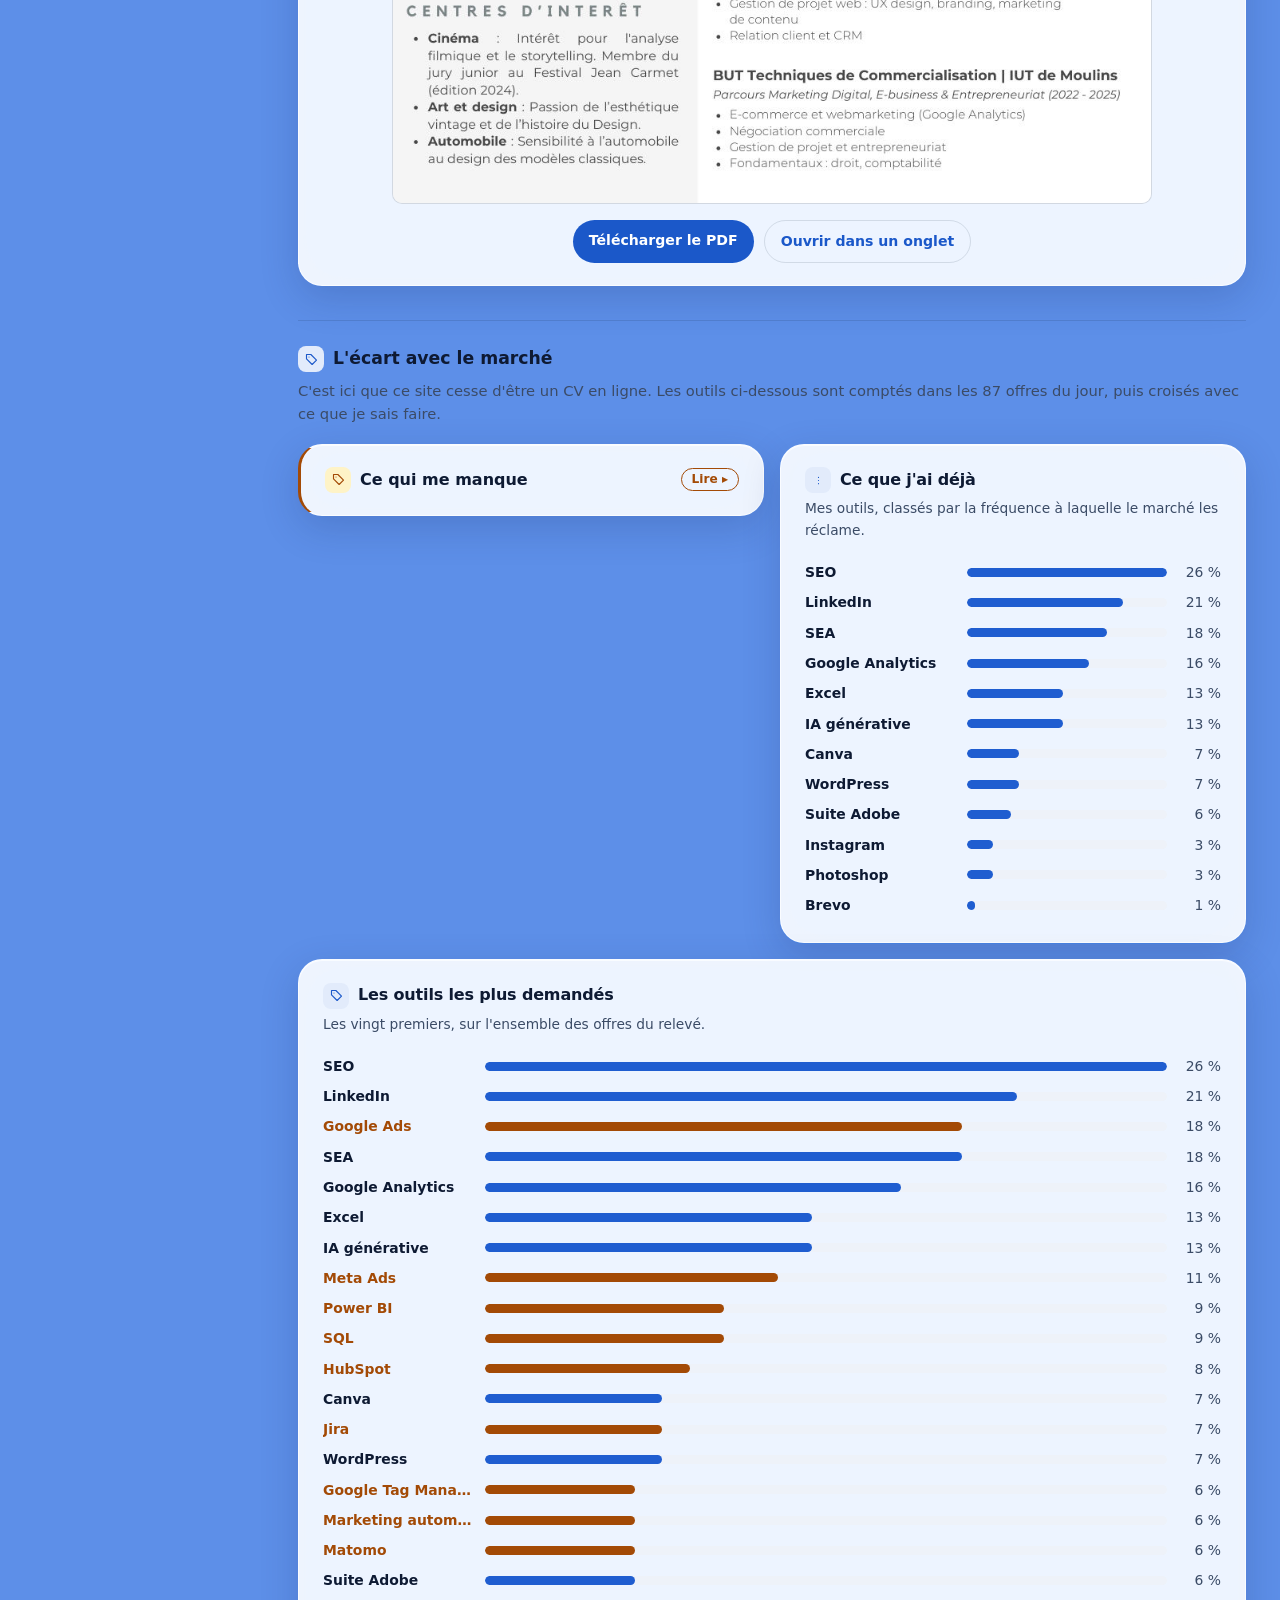
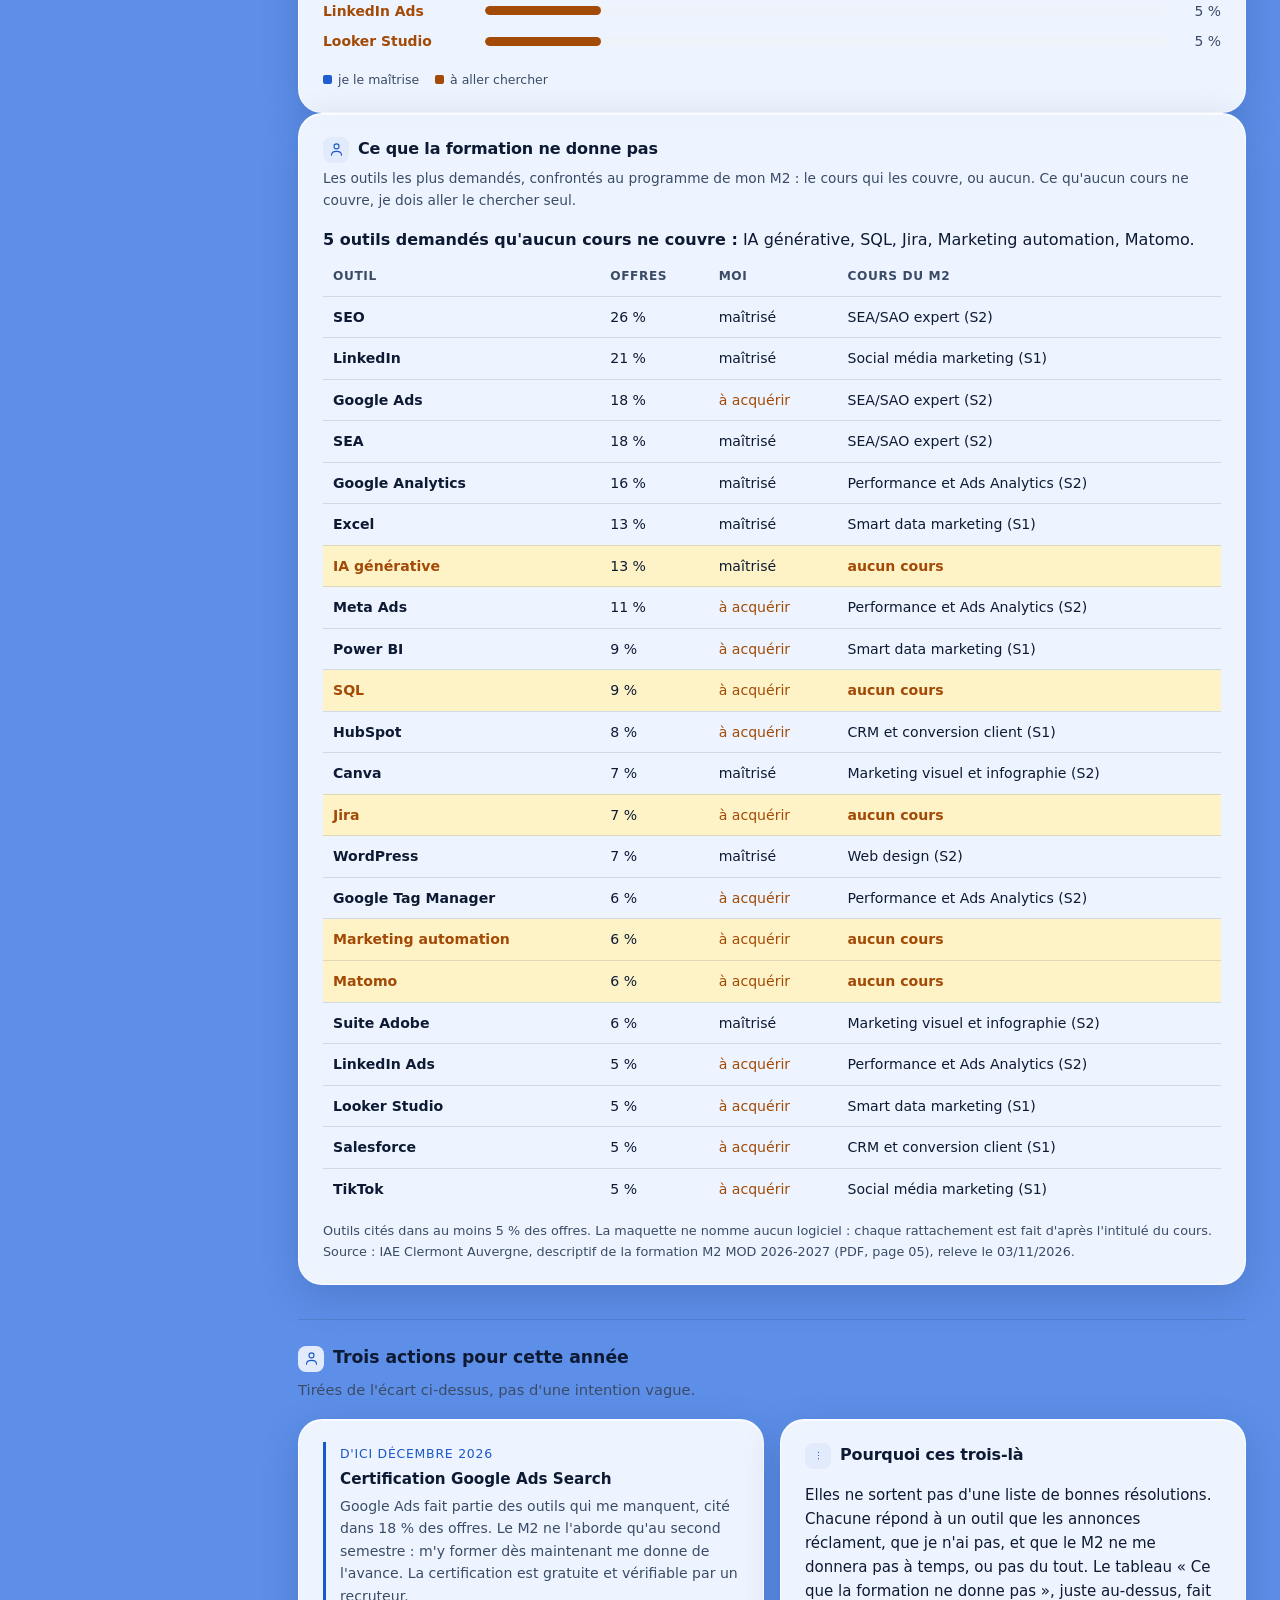
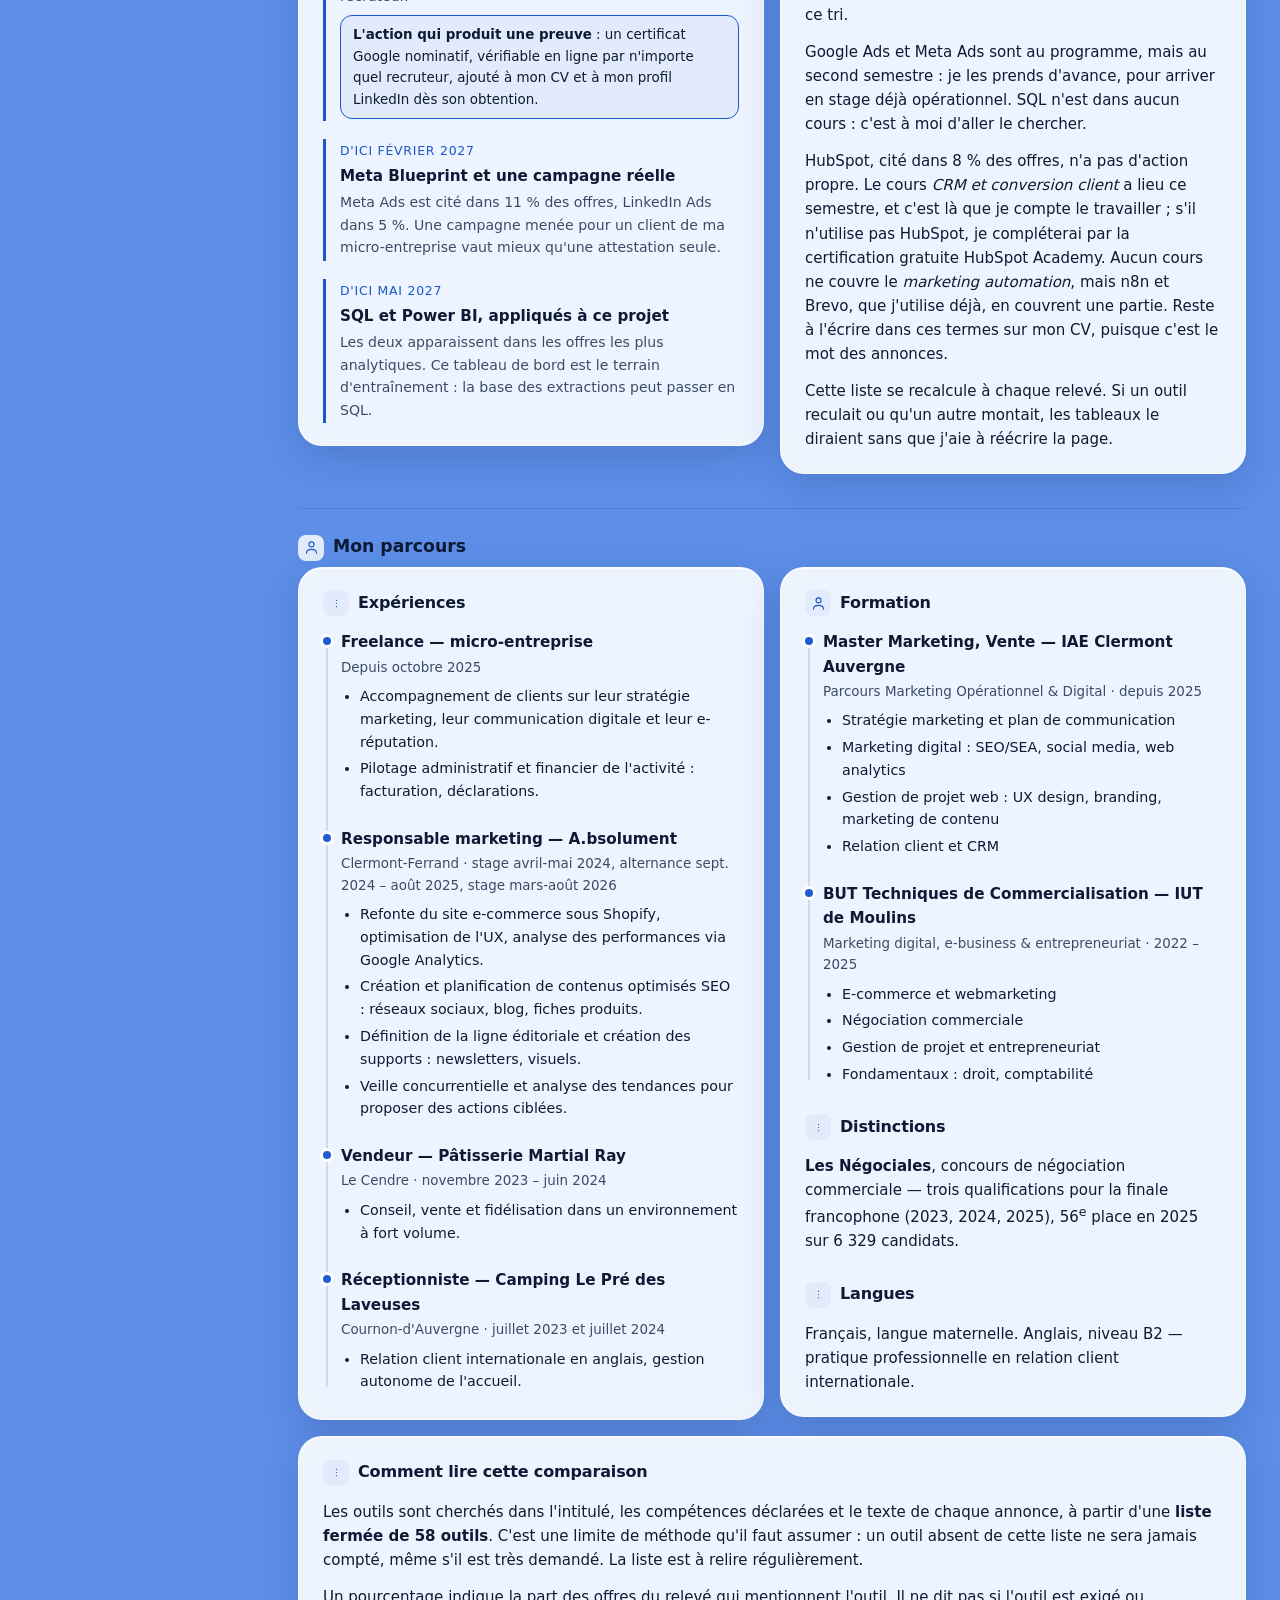
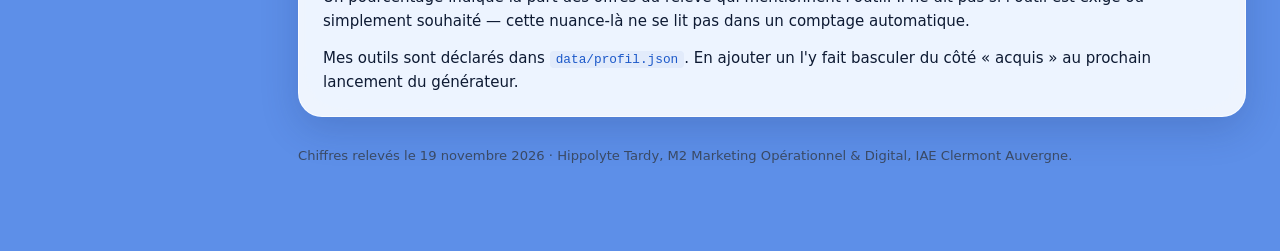
<file: profil.html>
<!DOCTYPE html>
<html lang="fr">
<head>
<meta charset="utf-8">
<meta name="viewport" content="width=device-width, initial-scale=1">
<title>Mon profil — Marché du chargé de marketing digital</title>
<meta name="description" content="Les offres d&#x27;emploi du chargé de marketing digital, comptées et non racontées : volume, carte, salaires, outils demandés. API France Travail, mis à jour tous les deux jours.">
<link rel="icon" href="assets/favicon.svg" type="image/svg+xml">
<meta property="og:type" content="website">
<meta property="og:locale" content="fr_FR">
<meta property="og:site_name" content="Marché du chargé de marketing digital">
<meta property="og:title" content="Mon profil — Marché du chargé de marketing digital">
<meta property="og:description" content="Les offres d&#x27;emploi du chargé de marketing digital, comptées et non racontées : volume, carte, salaires, outils demandés. API France Travail, mis à jour tous les deux jours.">
<meta property="og:url" content="https://hippolytetardy63-cloud.github.io/marche-marketing-digital/profil.html">
<meta property="og:image" content="https://hippolytetardy63-cloud.github.io/marche-marketing-digital/assets/apercu-partage.png">
<meta property="og:image:width" content="1200">
<meta property="og:image:height" content="630">
<meta name="twitter:card" content="summary_large_image">
<link rel="stylesheet" href="assets/style.css?v=32ef12c2">
</head>
<body>

<main class="principal">

  <div class="entete-page">
    <div>
      <p class="fil">Mon profil</p>
      <h1>Où je me situe dans ce marché</h1>
      <p class="sous-titre">Mon parcours, confronté à ce que les offres demandent réellement.</p>
    </div>
    <div data-bloc="horodatage"></div>
  </div>

  <nav data-bloc="sommaire-page" aria-label="Sur cette page"></nav>

  <div class="rangee large-etroit">
    <section class="panneau">
      <div data-bloc="identite"></div>
    </section>
    <section class="panneau">
      <h2>En deux phrases</h2>
      <div class="contenu">
        <p>Étudiant en M2 Marketing Opérationnel &amp; Digital à l'IAE Clermont Auvergne, avec trois ans d'expérience en entreprise sur le marketing digital — e-commerce, SEO, contenu et emailing — dont une alternance et deux stages chez le même annonceur.</p>
        <p>En parallèle, micro-entrepreneur depuis octobre 2025 : accompagnement de clients sur leur stratégie digitale et pilotage complet de l'activité.</p>
      </div>
    </section>
  </div>

  <section class="panneau">
    <h2>Mon CV</h2>
    <p class="chapo">Cliquez sur le document pour l'ouvrir en grand, ou téléchargez-le.</p>
    <div data-bloc="cv"></div>
  </section>

  <h2>L'écart avec le marché</h2>
  <p class="chapo">C'est ici que ce site cesse d'être un CV en ligne. Les outils ci-dessous sont comptés dans les <span data-valeur="stats.total"></span> offres du jour, puis croisés avec ce que je sais faire.</p>

  <div class="rangee moities">
    <section class="panneau avertissement">
      <h2>Ce qui me manque</h2>
      <p class="chapo">Outils demandés dans au moins 5 % des offres que je ne maîtrise pas. C'est ma liste de travail pour l'année.</p>
      <div data-bloc="outils-manquants"></div>
    </section>
    <section class="panneau">
      <h2>Ce que j'ai déjà</h2>
      <p class="chapo">Mes outils, classés par la fréquence à laquelle le marché les réclame.</p>
      <div data-bloc="outils-acquis" data-combien="12"></div>
    </section>
  </div>

  <section class="panneau">
    <h2>Les outils les plus demandés</h2>
    <p class="chapo">Les vingt premiers, sur l'ensemble des offres du relevé.</p>
    <div data-bloc="outils-demandes" data-combien="20"></div>
    <div class="legende-outils">
      <span class="j-ai">je le maîtrise</span>
      <span class="a-chercher">à aller chercher</span>
    </div>
  </section>

  <section class="panneau">
    <h2>Ce que la formation ne donne pas</h2>
    <p class="chapo">Les outils les plus demandés, confrontés au programme de mon M2 : le cours qui les couvre, ou aucun. Ce qu'aucun cours ne couvre, je dois aller le chercher seul.</p>
    <div data-bloc="outils-formation"></div>
  </section>

  <h2>Trois actions pour cette année</h2>
  <p class="chapo">Tirées de l'écart ci-dessus, pas d'une intention vague.</p>
  <div class="rangee moities">
    <section class="panneau">
      <div class="action">
        <div class="quand">D'ici décembre 2026</div>
        <div class="quoi">Certification Google Ads Search</div>
        <div class="pourquoi">Google Ads fait partie des outils qui me manquent, cité dans <span data-valeur="outils.pct.Google Ads"></span> % des offres. Le M2 ne l'aborde qu'au second semestre : m'y former dès maintenant me donne de l'avance. La certification est gratuite et vérifiable par un recruteur.</div>
        <div class="preuve"><strong>L'action qui produit une preuve</strong> : un certificat Google nominatif, vérifiable en ligne par n'importe quel recruteur, ajouté à mon CV et à mon profil LinkedIn dès son obtention.</div>
      </div>
      <div class="action">
        <div class="quand">D'ici février 2027</div>
        <div class="quoi">Meta Blueprint et une campagne réelle</div>
        <div class="pourquoi">Meta Ads est cité dans <span data-valeur="outils.pct.Meta Ads"></span> % des offres, LinkedIn Ads dans <span data-valeur="outils.pct.LinkedIn Ads"></span> %. Une campagne menée pour un client de ma micro-entreprise vaut mieux qu'une attestation seule.</div>
      </div>
      <div class="action">
        <div class="quand">D'ici mai 2027</div>
        <div class="quoi">SQL et Power BI, appliqués à ce projet</div>
        <div class="pourquoi">Les deux apparaissent dans les offres les plus analytiques. Ce tableau de bord est le terrain d'entraînement : la base des extractions peut passer en SQL.</div>
      </div>
    </section>
    <section class="panneau">
      <h2>Pourquoi ces trois-là</h2>
      <div class="contenu">
        <p>Elles ne sortent pas d'une liste de bonnes résolutions. Chacune répond à un outil que les annonces réclament, que je n'ai pas, et que le M2 ne me donnera pas à temps, ou pas du tout. Le tableau « Ce que la formation ne donne pas », juste au-dessus, fait ce tri.</p>
        <p>Google Ads et Meta Ads sont au programme, mais au second semestre : je les prends d'avance, pour arriver en stage déjà opérationnel. SQL n'est dans aucun cours : c'est à moi d'aller le chercher.</p>
        <p>HubSpot, cité dans <span data-valeur="outils.pct.HubSpot"></span> % des offres, n'a pas d'action propre. Le cours <em>CRM et conversion client</em> a lieu ce semestre, et c'est là que je compte le travailler ; s'il n'utilise pas HubSpot, je compléterai par la certification gratuite HubSpot Academy. Aucun cours ne couvre le <em>marketing automation</em>, mais n8n et Brevo, que j'utilise déjà, en couvrent une partie. Reste à l'écrire dans ces termes sur mon CV, puisque c'est le mot des annonces.</p>
        <p>Cette liste se recalcule à chaque relevé. Si un outil reculait ou qu'un autre montait, les tableaux le diraient sans que j'aie à réécrire la page.</p>
      </div>
    </section>
  </div>

  <h2>Mon parcours</h2>
  <div class="rangee moities">
    <section class="panneau">
      <h2>Expériences</h2>
      <div class="parcours">
        <div class="etape">
          <div class="poste">Freelance — micro-entreprise</div>
          <div class="lieu-date">Depuis octobre 2025</div>
          <ul>
            <li>Accompagnement de clients sur leur stratégie marketing, leur communication digitale et leur e-réputation.</li>
            <li>Pilotage administratif et financier de l'activité : facturation, déclarations.</li>
          </ul>
        </div>
        <div class="etape">
          <div class="poste">Responsable marketing — A.bsolument</div>
          <div class="lieu-date">Clermont-Ferrand · stage avril-mai 2024, alternance sept. 2024 – août 2025, stage mars-août 2026</div>
          <ul>
            <li>Refonte du site e-commerce sous Shopify, optimisation de l'UX, analyse des performances via Google Analytics.</li>
            <li>Création et planification de contenus optimisés SEO : réseaux sociaux, blog, fiches produits.</li>
            <li>Définition de la ligne éditoriale et création des supports : newsletters, visuels.</li>
            <li>Veille concurrentielle et analyse des tendances pour proposer des actions ciblées.</li>
          </ul>
        </div>
        <div class="etape">
          <div class="poste">Vendeur — Pâtisserie Martial Ray</div>
          <div class="lieu-date">Le Cendre · novembre 2023 – juin 2024</div>
          <ul>
            <li>Conseil, vente et fidélisation dans un environnement à fort volume.</li>
          </ul>
        </div>
        <div class="etape">
          <div class="poste">Réceptionniste — Camping Le Pré des Laveuses</div>
          <div class="lieu-date">Cournon-d'Auvergne · juillet 2023 et juillet 2024</div>
          <ul>
            <li>Relation client internationale en anglais, gestion autonome de l'accueil.</li>
          </ul>
        </div>
      </div>
    </section>

    <section class="panneau">
      <h2>Formation</h2>
      <div class="parcours">
        <div class="etape">
          <div class="poste">Master Marketing, Vente — IAE Clermont Auvergne</div>
          <div class="lieu-date">Parcours Marketing Opérationnel &amp; Digital · depuis 2025</div>
          <ul>
            <li>Stratégie marketing et plan de communication</li>
            <li>Marketing digital : SEO/SEA, social media, web analytics</li>
            <li>Gestion de projet web : UX design, branding, marketing de contenu</li>
            <li>Relation client et CRM</li>
          </ul>
        </div>
        <div class="etape">
          <div class="poste">BUT Techniques de Commercialisation — IUT de Moulins</div>
          <div class="lieu-date">Marketing digital, e-business &amp; entrepreneuriat · 2022 – 2025</div>
          <ul>
            <li>E-commerce et webmarketing</li>
            <li>Négociation commerciale</li>
            <li>Gestion de projet et entrepreneuriat</li>
            <li>Fondamentaux : droit, comptabilité</li>
          </ul>
        </div>
      </div>

      <h2>Distinctions</h2>
      <div class="contenu">
        <p><strong>Les Négociales</strong>, concours de négociation commerciale — trois qualifications pour la finale francophone (2023, 2024, 2025), 56<sup>e</sup> place en 2025 sur 6 329 candidats.</p>
      </div>

      <h2>Langues</h2>
      <div class="contenu">
        <p>Français, langue maternelle. Anglais, niveau B2 — pratique professionnelle en relation client internationale.</p>
      </div>
    </section>
  </div>

  <section class="panneau">
    <h2>Comment lire cette comparaison</h2>
    <div class="contenu">
      <p>Les outils sont cherchés dans l'intitulé, les compétences déclarées et le texte de chaque annonce, à partir d'une <strong>liste fermée de <span data-valeur="outils.nb_recherches"></span> outils</strong>. C'est une limite de méthode qu'il faut assumer : un outil absent de cette liste ne sera jamais compté, même s'il est très demandé. La liste est à relire régulièrement.</p>
      <p>Un pourcentage indique la part des offres du relevé qui mentionnent l'outil. Il ne dit pas si l'outil est exigé ou simplement souhaité — cette nuance-là ne se lit pas dans un comptage automatique.</p>
      <p>Mes outils sont déclarés dans <code>data/profil.json</code>. En ajouter un l'y fait basculer du côté « acquis » au prochain lancement du générateur.</p>
    </div>
  </section>

  <p data-bloc="pied"></p>

</main>

<script src="assets/carte_france.js"></script>
<script src="assets/donnees.js?v=34ec2fe6"></script>
<script src="assets/site.js?v=99629005"></script>
</body>
</html>
</file>
<file: assets/style.css>
/* Feuille de style commune aux pages du tableau de bord.
   Une seule couleur a changer ici la change partout. */

/* Habillage « Verre » (19/11/2026), repris du Dashboard Organisation : un
   paysage de la chaine des Puys en fond (assets/fond-puys.svg, dessine pour
   le site), les panneaux en verre depoli par-dessus, bleu et ambre.
   Clair « Jour » par defaut, sombre « Nuit » au bouton soleil / lune.

   Palette validee par le calcul avant adoption, dans les deux themes
   (distance de couleur CIEDE2000 en vision normale et sous protanopie,
   deuteranopie et tritanopie ; contraste WCAG mesure sur le verre pose sur
   la partie la plus defavorable du paysage) :
   - bleu / ambre (outils acquis / a aller chercher, contour de mes zones) :
     48,8 au pire en clair, 46,9 en sombre, pour un seuil de 10 ;
   - carte, teinte « aucune offre » et cinq teintes, deux a deux voisines :
     8,6 au pire en clair, 9,8 en sombre, seuil 8 ;
   - textes : de 5,0:1 a 17,3:1 en clair, de 6,3:1 a 16,8:1 en sombre,
     seuil WCAG AA de 4,5:1. Le verre des panneaux est opaque a 90 % (clair)
     et 82 % (sombre), celui du menu a 85 % et 70 % : en dessous, un texte
     pose au-dessus de la ville, en bas du paysage, devient trop pale.
   Changer une couleur ou une opacite ici = refaire ce calcul. */

:root {
  color-scheme: light;
  --fond: #eef2f9;
  --surface: #ffffff;
  --bord: rgba(14, 26, 51, .12);
  --texte: #0e1a33;
  --texte-doux: #3b4b66;
  --accent: #1b58c9;
  --accent-doux: #e2ebfb;
  --alerte: #a34a06;
  --alerte-doux: #fef3c7;
  --barre: #1f5dd0;
  --carte-vide: #edf1f7;
  --carte-trait: #ffffff;
  --c1: #cfddf7; --c2: #93b3ee; --c3: #5585e0; --c4: #2a57b5; --c5: #13306f;
  /* le verre et le paysage */
  --fond-page: #5d8fe8;
  --voile-fond: rgba(15, 35, 90, .08);
  --verre: rgba(255, 255, 255, .90);
  --barre-fond: rgba(255, 255, 255, .85);
  --bord-verre: rgba(255, 255, 255, .72);
  --flou: blur(24px) saturate(150%);
  --survol: rgba(14, 26, 51, .06);
  --ombre: inset 0 1px 0 rgba(255, 255, 255, .7), 0 12px 38px rgba(15, 35, 90, .18);
  --rayon: 24px;
  --rayon-carte: 16px;
}

/* Version sombre « Nuit » : le meme paysage sous un voile, le verre bleu nuit. */
:root[data-theme="dark"] {
  color-scheme: dark;
  --fond: #0b1222; --surface: #111b31; --bord: rgba(255, 255, 255, .10);
  --texte: #eef3ff; --texte-doux: #aebbd4;
  --accent: #7ab0ff; --accent-doux: #172a4d;
  --alerte: #fbbf24; --alerte-doux: #2a2110;
  --barre: #6ea8ff;
  --carte-vide: #2e323b; --carte-trait: #0b1222;
  --c1: #163468; --c2: #1f4f9c; --c3: #3d7ee0; --c4: #85b3ff; --c5: #d3e4ff;
  --fond-page: #0b1222;
  --voile-fond: rgba(4, 10, 26, .58);
  --verre: rgba(14, 22, 42, .82);
  --barre-fond: rgba(14, 22, 42, .70);
  --bord-verre: rgba(255, 255, 255, .12);
  --survol: rgba(255, 255, 255, .07);
  --ombre: inset 0 1px 0 rgba(255, 255, 255, .08), 0 14px 44px rgba(0, 0, 0, .42);
}

* { box-sizing: border-box; }

html { background: var(--fond-page); }

body {
  margin: 0;
  display: flex;
  min-height: 100vh;
  color: var(--texte);
  font-family: -apple-system, BlinkMacSystemFont, "SF Pro Text", ui-sans-serif, system-ui, "Segoe UI", Roboto, sans-serif;
  line-height: 1.6;
  -webkit-font-smoothing: antialiased;
}

/* Le paysage, fixe derriere tout le contenu, sous un voile qui le fonce en
   theme sombre. Un calque fixe plutot que « background-attachment: fixed »,
   que les iPhone ignorent. */
body::before {
  content: ""; position: fixed; inset: 0; z-index: -1; pointer-events: none;
  background: linear-gradient(var(--voile-fond), var(--voile-fond)),
              url("fond-puys.svg") center bottom / cover no-repeat var(--fond-page);
}

/* ================= menu lateral ================= */

.barre-laterale {
  flex: 0 0 248px;
  width: 248px;
  align-self: flex-start;
  position: sticky;
  top: 0;
  height: 100vh;
  overflow-y: auto;
  background: var(--barre-fond);
  border-right: 1px solid var(--bord);
  display: flex;
  flex-direction: column;
  padding: 24px 0 18px;
}

.marque { padding: 0 20px 22px; border-bottom: 1px solid var(--bord); }
.marque .titre { font-weight: 680; font-size: 1.02rem; line-height: 1.3; }
.marque .metier { color: var(--texte-doux); font-size: .84rem; margin-top: 4px; }
.marque .rome {
  display: inline-block; margin-top: 10px;
  font-family: ui-monospace, SFMono-Regular, Menlo, monospace; font-size: .74rem;
  background: var(--accent-doux); color: var(--accent);
  padding: 2px 8px; border-radius: 5px;
}

.navigation { padding: 14px 12px; flex: 1; }
.navigation a {
  display: flex; align-items: center; gap: 10px;
  padding: 9px 12px; margin-bottom: 2px;
  color: var(--texte-doux); text-decoration: none;
  font-size: .92rem; border-radius: 8px;
}
.navigation a:hover { background: var(--fond); color: var(--texte); }
.navigation a[aria-current="page"] { background: var(--accent-doux); color: var(--accent); font-weight: 600; }
.navigation a.bientot { opacity: .4; pointer-events: none; }
.navigation a.bientot::after {
  content: "bientôt"; margin-left: auto; font-size: .68rem;
  border: 1px solid var(--bord); border-radius: 4px; padding: 0 5px;
}
.navigation svg { flex: 0 0 17px; width: 17px; height: 17px; stroke: currentColor; fill: none; stroke-width: 1.7; stroke-linecap: round; stroke-linejoin: round; }

.groupe-nav {
  font-size: .68rem; letter-spacing: .12em; text-transform: uppercase;
  color: var(--texte-doux); padding: 14px 12px 5px; opacity: .8;
}
.navigation > .groupe-nav:first-child { padding-top: 2px; }

.pied-barre { padding: 14px 20px 0; border-top: 1px solid var(--bord); color: var(--texte-doux); font-size: .78rem; }
.pied-barre .pastille { display: inline-flex; align-items: center; gap: 6px; }
.pied-barre .point { width: 7px; height: 7px; border-radius: 50%; background: var(--barre); }

/* barre du haut, seulement sur petit ecran */
.barre-mobile { display: none; }
.voile { display: none; }

/* ================= zone principale ================= */

.principal { flex: 1; min-width: 0; max-width: 1220px; padding: 30px 34px 72px; }

.entete-page {
  display: flex; justify-content: space-between; align-items: flex-end;
  gap: 20px; flex-wrap: wrap;
  padding-bottom: 20px; margin-bottom: 22px; border-bottom: 1px solid var(--bord);
}
.entete-page .fil { font-size: .74rem; letter-spacing: .13em; text-transform: uppercase; color: var(--texte-doux); margin: 0 0 8px; }
.entete-page h1 { font-size: clamp(1.5rem, 3vw, 2rem); line-height: 1.2; margin: 0; font-weight: 660; }
.entete-page .sous-titre { color: var(--texte-doux); margin: 8px 0 0; font-size: .96rem; }
.horodatage {
  font-size: .8rem; color: var(--texte-doux); background: var(--surface);
  border: 1px solid var(--bord); border-radius: 8px; padding: 7px 12px; white-space: nowrap;
}

.coin-actions { display: flex; flex-direction: column; align-items: flex-end; gap: 9px; max-width: 320px; }
.bouton-maj {
  font: inherit; font-size: .85rem; font-weight: 600; cursor: pointer;
  background: var(--accent); color: var(--surface);
  border: 1px solid var(--accent); border-radius: 8px; padding: 8px 15px;
  white-space: nowrap;
}
.bouton-maj:hover:not(:disabled) { opacity: .88; }
.bouton-maj:disabled { cursor: progress; opacity: .6; }
.note-maj { margin: 0; font-size: .78rem; color: var(--texte-doux); text-align: right; line-height: 1.45; }
.note-maj.reussite { color: var(--accent); font-weight: 600; }
.note-maj.echec { color: var(--alerte); font-weight: 600; }
.note-maj code { font-size: .95em; }

/* ================= indicateurs ================= */

.kpis { display: grid; grid-template-columns: repeat(auto-fit, minmax(146px, 1fr)); gap: 14px; margin-bottom: 18px; }
.kpi { background: var(--surface); border: 1px solid var(--bord); border-radius: 12px; padding: 16px 18px; box-shadow: var(--ombre); }
.kpi .valeur { font-size: 1.95rem; font-weight: 680; line-height: 1.1; letter-spacing: -.02em; }
.kpi .etiquette { color: var(--texte-doux); font-size: .79rem; margin-top: 5px; line-height: 1.4; }
.kpi.principal .valeur { color: var(--accent); }
.kpi.creux { border-color: var(--alerte); background: var(--alerte-doux); }
.kpi.creux .valeur { color: var(--alerte); }

/* ================= panneaux et grilles ================= */

.rangee { display: grid; gap: 16px; margin-bottom: 16px; align-items: start; }
.rangee.large-etroit { grid-template-columns: 1.55fr 1fr; }
.rangee.moities { grid-template-columns: 1fr 1fr; }

.panneau {
  background: var(--surface); border: 1px solid var(--bord);
  border-radius: 12px; padding: 20px 22px; box-shadow: var(--ombre);
}
.panneau > h2 { font-size: 1rem; font-weight: 660; margin: 0; padding: 0; border: none; }
.panneau > .chapo { margin: 4px 0 16px; font-size: .86rem; }
.panneau > .chapo:last-child { margin-bottom: 0; }

/* Espacements internes aux panneaux. Ils vivent ici plutot que dans des
   attributs style="" ecrits page par page : une valeur changee ici les
   change toutes. */
.panneau > h2 + *:not(.chapo) { margin-top: 14px; }
.panneau > h2 ~ h2 { margin-top: 28px; }
.panneau > div + .contenu { margin-top: 16px; }

h2 { font-size: 1.08rem; font-weight: 660; margin: 34px 0 6px; padding-top: 24px; border-top: 1px solid var(--bord); }
h3 { font-size: .96rem; font-weight: 650; margin: 24px 0 8px; }
.chapo { color: var(--texte-doux); margin: 0 0 18px; font-size: .92rem; }

/* ================= schema de fonctionnement ================= */

.schema { width: 100%; height: auto; display: block; font-family: inherit; }
.schema .fichier { fill: var(--fond); stroke: var(--bord); stroke-width: 1.5; }
.schema .externe { fill: none; stroke: var(--texte-doux); stroke-width: 1.5; stroke-dasharray: 5 4; }
.schema .script { fill: var(--accent-doux); stroke: var(--accent); stroke-width: 1.5; }
.schema .sortie { fill: var(--accent); stroke: var(--accent); stroke-width: 1.5; }
.schema .annexe { fill: none; stroke: var(--bord); stroke-width: 1.5; stroke-dasharray: 4 3; }
.schema .t1 { font-size: 13.5px; font-weight: 650; fill: var(--texte); }
.schema .t2 { font-size: 11.5px; fill: var(--texte-doux); }
.schema .petit.t1 { font-size: 12px; }
.schema .petit.t2 { font-size: 10.5px; }
.schema .sous-sortie { font-size: 11.5px; opacity: .85; }
.schema .sortie .t1, .schema text.inverse { fill: var(--surface); }
.schema .zone { fill: none; stroke: var(--accent); stroke-width: 1.2; stroke-dasharray: 2 4; }
.schema .zone-t { font-size: 10.5px; font-weight: 700; fill: var(--accent); letter-spacing: .08em; }
.schema .flux { stroke: var(--texte-doux); stroke-width: 1.6; fill: none; }
.schema .pointe { fill: var(--texte-doux); stroke: none; }
.schema .crochet { stroke: var(--barre); stroke-width: 2; fill: none; }
.schema .crochet-t { font-size: 11px; font-weight: 700; fill: var(--barre); letter-spacing: .1em; }
.schema .cadre { fill: none; stroke: var(--alerte); stroke-width: 1.5; stroke-dasharray: 6 5; }
.schema .cadre-t { font-size: 11px; font-weight: 700; fill: var(--alerte); letter-spacing: .1em; }
.schema .cadre-t2 { font-size: 11px; fill: var(--texte-doux); }

.legende-schema {
  display: flex; gap: 16px; flex-wrap: wrap;
  margin-top: 16px; font-size: .78rem; color: var(--texte-doux);
}
.legende-schema span { display: inline-flex; align-items: center; gap: 7px; }
.legende-schema i {
  width: 14px; height: 10px; border-radius: 3px; display: inline-block;
  border: 1.5px solid var(--bord); background: var(--fond);
}
.legende-schema i.script { background: var(--accent-doux); border-color: var(--accent); }
.legende-schema i.sortie { background: var(--accent); border-color: var(--accent); }
.legende-schema i.zone { background: transparent; border-style: dotted; border-color: var(--accent); }
.legende-schema i.externe { background: transparent; border-style: dashed; border-color: var(--texte-doux); }

/* Sur petit ecran, le schema deviendrait illisible s'il se reduisait a la
   largeur de l'ecran : on le laisse deborder et on fait defiler du doigt. */
.schema-cadre { width: 100%; }
@media (max-width: 620px) {
  .schema-cadre { overflow-x: auto; }
  .schema-cadre .schema { min-width: 480px; }
  .schema-cadre::after {
    content: "← faites glisser pour voir tout le schéma →";
    display: block; text-align: center;
    font-size: .72rem; color: var(--texte-doux); padding-top: 6px;
  }
}

/* ================= carte de France ================= */

.carte-zone { position: relative; }
.bloc-carte svg { width: 100%; height: auto; display: block; }
.bloc-carte path { stroke: var(--carte-trait); stroke-width: 1.3; stroke-linejoin: round; }
.bloc-carte path.mien { stroke: var(--alerte); stroke-width: 3; }
.bloc-carte path.cliquable { cursor: pointer; }
.bloc-carte path.cliquable:hover { stroke: var(--texte); stroke-width: 2.4; }
.bloc-carte path.actif { stroke: var(--texte); stroke-width: 3; }
.bloc-carte path:focus { outline: none; stroke: var(--texte); stroke-width: 3; }

.carte-infobulle {
  position: absolute; z-index: 5; pointer-events: none;
  background: var(--texte); color: var(--fond);
  font-size: .78rem; font-weight: 600; white-space: nowrap;
  padding: 5px 9px; border-radius: 6px;
}

.legende-carte .consigne { margin-left: auto; font-style: italic; }

.note-carte {
  margin: 10px 0 0; font-size: .78rem; color: var(--texte-doux);
  border-left: 2px solid var(--alerte); padding-left: 10px;
}

.carte-detail { margin-top: 16px; padding-top: 14px; border-top: 1px solid var(--bord); }
.carte-detail-tete {
  display: flex; align-items: center; gap: 10px; flex-wrap: wrap;
  margin-bottom: 12px; font-size: .92rem;
}
.carte-detail-tete span { color: var(--texte-doux); font-size: .85rem; }
.fermer-detail {
  margin-left: auto; font: inherit; font-size: .8rem; cursor: pointer;
  background: transparent; border: 1px solid var(--bord);
  color: var(--texte-doux); border-radius: 999px; padding: 3px 11px;
}
.fermer-detail:hover { color: var(--texte); border-color: var(--texte-doux); }
.note-detail { margin: 10px 0 0; font-size: .82rem; color: var(--texte-doux); font-style: italic; }
.legende-carte {
  display: flex; align-items: center; gap: 8px; flex-wrap: wrap;
  margin-top: 12px; font-size: .78rem; color: var(--texte-doux);
}
.legende-carte .cases { display: flex; gap: 3px; }
.legende-carte .case { width: 24px; height: 11px; border-radius: 2px; }

/* ================= courbe d'evolution ================= */

.graphe-zone { position: relative; }
.graphe { width: 100%; height: auto; display: block; font-family: inherit; }
.graphe .grille { stroke: var(--bord); stroke-width: 1; }
.graphe .axe { font-size: 11px; fill: var(--texte-doux); }
.graphe .aire { fill: var(--barre); opacity: .10; stroke: none; }
.graphe .courbe { fill: none; stroke: var(--barre); stroke-width: 2; stroke-linejoin: round; stroke-linecap: round; }
.graphe .point { fill: var(--barre); stroke: var(--surface); stroke-width: 2; }
.graphe .point.survole { r: 7; }
.graphe .valeur-fin { font-size: 13px; font-weight: 680; fill: var(--barre); }

.graphe-bulle {
  position: absolute; z-index: 5; pointer-events: none;
  background: var(--texte); color: var(--fond);
  font-size: .78rem; font-weight: 600; white-space: nowrap;
  padding: 5px 9px; border-radius: 6px;
}
.note-graphe { margin: 12px 0 0; font-size: .8rem; color: var(--texte-doux); }

.tableau-serie { margin-top: 18px; }
.tableau-serie caption {
  text-align: left; font-size: .8rem; color: var(--texte-doux);
  padding-bottom: 8px; font-style: italic;
}
.tableau-serie td { font-variant-numeric: tabular-nums; }
.tableau-serie tbody tr:first-child { font-weight: 640; }

/* Les salaires : un chiffre cle, puis trois petits tableaux. */
.chiffre-cle { font-size: .95rem; margin: 0 0 6px; }
.chiffre-cle strong { font-size: 1.35rem; font-weight: 700; color: var(--accent); }
.tableau-salaires { margin-top: 18px; }
.tableau-salaires caption {
  text-align: left; font-size: .8rem; color: var(--texte-doux);
  padding-bottom: 8px; font-style: italic;
}
.tableau-salaires td { font-variant-numeric: tabular-nums; }
.tableau-salaires .sous-valeur { display: block; font-size: .74rem; color: var(--texte-doux); }

/* Les metiers voisins : le metier principal en gras, en tete. */
.tableau-metiers td { font-variant-numeric: tabular-nums; }
.tableau-metiers tr.principal td { font-weight: 640; }
.tableau-metiers .sous-valeur { display: block; font-size: .74rem; font-weight: 400; color: var(--texte-doux); }
.panneau .titre-suite { margin-top: 28px; }
.titre-zone { font-size: .9rem; font-weight: 650; margin: 18px 0 9px; }
.titre-zone:first-child { margin-top: 0; }

/* Les mots qui montent : la part en gros, le nombre d'offres dessous. */
.tableau-mots td { font-variant-numeric: tabular-nums; }
.tableau-mots .sous-valeur {
  display: block; font-size: .74rem; font-weight: 400;
  color: var(--texte-doux); text-transform: none; letter-spacing: 0;
}
.tableau-mots .insecable { white-space: nowrap; }
.tableau-mots .lecture-doute { color: var(--texte-doux); font-style: italic; }
.tableau-mots .lecture-nette { font-weight: 640; }

/* ================= barres ================= */

/* Un seul composant de ligne a barre, decline par trois. Les trois variantes
   ne different que par la largeur de leurs colonnes et leur taille de texte :
   ces valeurs vivent dans des variables plutot que dans trois regles
   recopiees, ou une correction devait etre faite trois fois. */
.barre-ligne, .ligne-outil, .ligne-acteur {
  display: grid;
  grid-template-columns: var(--col-nom) 1fr var(--col-n);
  align-items: center;
  gap: 10px;
  padding: var(--pad-y) 0;
  font-size: var(--taille);
}
.barre-ligne .n, .ligne-outil .n, .ligne-acteur .n {
  text-align: right; font-variant-numeric: tabular-nums; color: var(--texte-doux);
}
/* Un nom trop long est coupe plutot que de pousser la barre. */
.barre-ligne.large .lieu, .ligne-outil .nom, .ligne-acteur .nom {
  overflow: hidden; text-overflow: ellipsis; white-space: nowrap;
}

.barre-ligne { --col-nom: 52px; --col-n: 36px; --pad-y: 4px; --taille: .88rem; }
.barre-ligne.large { --col-nom: 150px; }
.barre-ligne .lieu { color: var(--texte-doux); font-variant-numeric: tabular-nums; }
.barre-ligne.large .lieu { font-variant-numeric: normal; }
.barre-piste { display: block; background: var(--fond); border-radius: 3px; height: 9px; overflow: hidden; }
.barre-remplie { display: block; background: var(--barre); height: 100%; border-radius: 3px; }
.barre-ligne .n { text-align: right; font-variant-numeric: tabular-nums; color: var(--texte-doux); }
.barre-ligne.mienne .lieu, .barre-ligne.mienne .n { color: var(--texte); font-weight: 650; }

/* ================= acteurs ================= */

.ligne-acteur { --col-nom: 180px; --col-n: 32px; --pad-y: 5px; --taille: .88rem; }
.ligne-acteur .detail {
  grid-column: 1 / -1; font-size: .76rem; color: var(--texte-doux);
  margin: -2px 0 4px; overflow: hidden; text-overflow: ellipsis; white-space: nowrap;
}
.ligne-acteur .detail:empty { display: none; }

.zone-acteur { margin-bottom: 18px; }
.zone-acteur:last-child { margin-bottom: 0; }
.zone-tete {
  display: flex; justify-content: space-between; align-items: baseline;
  gap: 10px; padding-bottom: 7px; margin-bottom: 9px;
  border-bottom: 1px solid var(--bord); font-size: .92rem;
}
.zone-tete span { color: var(--texte-doux); font-size: .84rem; }
.liste-entreprises { margin: 0; padding-left: 20px; }
.liste-entreprises li { font-size: .89rem; margin-bottom: 4px; }
.liste-entreprises li.anonyme { color: var(--texte-doux); font-style: italic; list-style: none; margin-left: -20px; }

@media (max-width: 480px) {
  .ligne-acteur { --col-nom: 120px; --col-n: 30px; }
}

/* ================= offres ================= */

.filtres { display: flex; gap: 8px; flex-wrap: wrap; margin-bottom: 16px; }
.filtres button {
  font: inherit; font-size: .85rem; cursor: pointer; padding: 6px 13px;
  border: 1px solid var(--bord); background: var(--surface);
  color: var(--texte-doux); border-radius: 999px;
}
.filtres button:hover { color: var(--texte); }
.filtres button[aria-pressed="true"] { background: var(--accent); border-color: var(--accent); color: var(--surface); font-weight: 600; }

.offre { border: 1px solid var(--bord); background: var(--surface); border-radius: 10px; padding: 14px 16px; margin-bottom: 9px; }
.panneau .offre { background: var(--fond); }
.offre h3 { margin: 0 0 5px; font-size: .95rem; font-weight: 620; line-height: 1.35; }
.offre h3 a { color: var(--texte); text-decoration: none; }
.offre h3 a:hover { color: var(--accent); text-decoration: underline; }
.offre h3 a::after { content: " \2197"; color: var(--texte-doux); font-size: .85em; }
.offre .infos { color: var(--texte-doux); font-size: .84rem; margin: 0; }
.offre .etiquettes { margin-top: 9px; display: flex; gap: 6px; flex-wrap: wrap; }
.etiq { font-size: .73rem; padding: 2px 8px; border-radius: 4px; background: var(--accent-doux); color: var(--accent); }
.etiq.gris { background: var(--fond); border: 1px solid var(--bord); color: var(--texte-doux); }
.panneau .etiq.gris { background: var(--surface); }
.vide-message { color: var(--texte-doux); font-style: italic; padding: 18px 0; }
.plus {
  display: block; width: 100%; font: inherit; font-size: .88rem; cursor: pointer;
  padding: 10px; border: 1px solid var(--bord); background: var(--surface);
  color: var(--accent); border-radius: 10px; font-weight: 600;
}
.lien-suite { display: inline-block; margin-top: 12px; color: var(--accent); font-size: .88rem; font-weight: 600; text-decoration: none; }
.lien-suite:hover { text-decoration: underline; }

/* ================= profil ================= */

.identite-nom { font-size: 1.5rem; font-weight: 680; line-height: 1.2; }
.identite-titre { color: var(--texte-doux); margin-top: 5px; font-size: .95rem; }
.identite-liens { margin-top: 12px; font-size: .9rem; }
.identite-liens a { color: var(--accent); text-decoration: none; }
.identite-liens a:hover { text-decoration: underline; }
.bouton-cv {
  display: inline-block;
  background: var(--accent); color: var(--surface);
  padding: 9px 16px; border-radius: 8px;
  font-size: .88rem; font-weight: 600; text-decoration: none;
}
.bouton-cv:hover { opacity: .88; }
.bouton-cv.secondaire { background: transparent; color: var(--accent); border: 1px solid var(--bord); }
.bouton-cv.secondaire:hover { border-color: var(--accent); opacity: 1; }

.visionneuse-cv {
  display: block; max-width: 760px; margin: 0 auto;
  border: 1px solid var(--bord); border-radius: 10px;
  overflow: hidden; background: var(--fond);
  line-height: 0;
}
.visionneuse-cv img { width: 100%; height: auto; display: block; }
.visionneuse-cv:hover { border-color: var(--accent); }
.actions-cv { display: flex; gap: 10px; flex-wrap: wrap; justify-content: center; margin-top: 16px; }

.ligne-outil { --col-nom: 152px; --col-n: 44px; --pad-y: 4px; --taille: .87rem; }
.ligne-outil .nom { color: var(--texte-doux); }
.ligne-outil.acquis .nom { color: var(--texte); font-weight: 600; }
.ligne-outil.manquant .nom { color: var(--alerte); font-weight: 600; }
.ligne-outil.manquant .barre-remplie { background: var(--alerte); }
.legende-outils { display: flex; gap: 16px; flex-wrap: wrap; margin-top: 14px; font-size: .78rem; color: var(--texte-doux); }
.legende-outils span::before {
  content: ""; display: inline-block; width: 9px; height: 9px;
  border-radius: 2px; margin-right: 6px; vertical-align: baseline;
}
.legende-outils .j-ai::before { background: var(--barre); }
.legende-outils .a-chercher::before { background: var(--alerte); }

.parcours { position: relative; padding-left: 18px; }
.parcours::before {
  content: ""; position: absolute; left: 3px; top: 6px; bottom: 6px;
  width: 2px; background: var(--bord);
}
.etape { position: relative; padding-bottom: 20px; }
.etape:last-child { padding-bottom: 0; }
.etape::before {
  content: ""; position: absolute; left: -18px; top: 7px;
  width: 8px; height: 8px; border-radius: 50%;
  background: var(--barre); box-shadow: 0 0 0 3px var(--surface);
}
.etape .poste { font-weight: 640; font-size: .95rem; }
.etape .lieu-date { color: var(--texte-doux); font-size: .84rem; margin: 2px 0 7px; }
.etape ul { margin: 0; padding-left: 19px; }
.etape li { font-size: .89rem; margin-bottom: 4px; }

.action { border-left: 3px solid var(--accent); padding: 2px 0 2px 14px; margin-bottom: 18px; }
.action:last-child { margin-bottom: 0; }
.action .quoi { font-weight: 640; font-size: .95rem; }
.action .quand { color: var(--accent); font-size: .78rem; text-transform: uppercase; letter-spacing: .06em; margin-bottom: 3px; }
.action .pourquoi { color: var(--texte-doux); font-size: .88rem; margin-top: 3px; }

/* ================= encadres ================= */

.reserve ul { margin: 0; padding-left: 20px; }
.reserve li { margin-bottom: 9px; font-size: .9rem; }
.reserve li:last-child { margin-bottom: 0; }
.panneau.avertissement { border-left: 3px solid var(--alerte); }

.source dl { display: grid; grid-template-columns: auto 1fr; gap: 6px 16px; margin: 0; font-size: .87rem; }
.source dt { color: var(--texte-doux); }
.source dd { margin: 0; word-break: break-word; }

/* ================= tableaux ================= */

table { width: 100%; border-collapse: collapse; font-size: .88rem; }
th, td { text-align: left; padding: 9px 10px; border-bottom: 1px solid var(--bord); vertical-align: top; }
tr:last-child td { border-bottom: none; }
th { color: var(--texte-doux); font-weight: 600; font-size: .76rem; text-transform: uppercase; letter-spacing: .05em; }
td code, .contenu code { font-size: .85em; background: var(--accent-doux); color: var(--accent); padding: 1px 6px; border-radius: 4px; }

/* ================= texte ================= */

.contenu p { margin: 0 0 13px; font-size: .94rem; }
.contenu p:last-child { margin-bottom: 0; }
.contenu ul { margin: 0 0 13px; padding-left: 21px; }
.contenu li { margin-bottom: 6px; font-size: .94rem; }
.contenu a { color: var(--accent); }

.sommaire { display: grid; grid-template-columns: repeat(auto-fit, minmax(200px, 1fr)); gap: 14px; }
.sommaire a { display: block; text-decoration: none; color: inherit; background: var(--surface); border: 1px solid var(--bord); border-radius: 12px; padding: 17px 19px; box-shadow: var(--ombre); }
.sommaire a:hover { border-color: var(--accent); }
.sommaire .titre { font-weight: 650; margin-bottom: 4px; font-size: .95rem; }
.sommaire .titre::after { content: " \2192"; color: var(--accent); }
.sommaire .desc { color: var(--texte-doux); font-size: .85rem; }

.note-pied { margin-top: 28px; color: var(--texte-doux); font-size: .82rem; }

/* ================= petits ecrans ================= */

@media (max-width: 900px) {
  body { display: block; }

  .barre-mobile {
    display: flex; align-items: center; gap: 12px;
    position: sticky; top: 0; z-index: 40;
    padding: 11px 16px;
    background: var(--barre-fond); border-bottom: 1px solid var(--bord);
  }
  .barre-mobile .titre { font-weight: 650; font-size: .95rem; }
  .bouton-menu {
    font: inherit; cursor: pointer; background: transparent;
    border: 1px solid var(--bord); border-radius: 8px;
    padding: 6px 9px; color: var(--texte); line-height: 0;
  }
  .bouton-menu svg { width: 19px; height: 19px; stroke: currentColor; fill: none; stroke-width: 1.8; stroke-linecap: round; }

  .barre-laterale {
    position: fixed; top: 0; left: 0; bottom: 0; z-index: 60;
    height: 100%; width: 262px; flex-basis: 262px;
    transform: translateX(-100%); transition: transform .24s ease;
  }
  body.menu-ouvert .barre-laterale { transform: none; }

  .voile {
    display: block; position: fixed; inset: 0; z-index: 50;
    background: rgba(0, 0, 0, .45);
    opacity: 0; pointer-events: none; transition: opacity .24s ease;
  }
  body.menu-ouvert .voile { opacity: 1; pointer-events: auto; }

  .principal { max-width: none; padding: 22px 16px 56px; }
  .rangee.large-etroit, .rangee.moities { grid-template-columns: 1fr; }
  .entete-page { align-items: flex-start; }
}

@media (max-width: 1080px) and (min-width: 901px) {
  .rangee.large-etroit, .rangee.moities { grid-template-columns: 1fr; }
}

@media (max-width: 480px) {
  .source dl { grid-template-columns: 1fr; gap: 2px 0; }
  .source dd { margin-bottom: 10px; }
  .barre-ligne.large { --col-nom: 112px; --col-n: 32px; }
  .panneau { padding: 16px 16px; }
}

@media (prefers-reduced-motion: reduce) {
  .barre-laterale, .voile { transition: none; }
}


/* ================= lisibilité : thème, encadrés repliables, icônes ================= */

.bouton-theme {
  font: inherit; font-size: .78rem; cursor: pointer; color: var(--texte-doux);
  background: transparent; border: 1px solid var(--bord); border-radius: 999px;
  padding: 4px 11px; display: inline-flex; align-items: center; gap: 6px; margin-top: 10px;
}
.bouton-theme:hover { color: var(--texte); border-color: var(--texte-doux); }
.bouton-theme svg, .icone-section svg { width: 15px; height: 15px; stroke: currentColor; fill: none; stroke-width: 1.8; stroke-linecap: round; stroke-linejoin: round; }
.barre-mobile .bouton-theme { margin: 0 0 0 auto; }

.icone-section {
  display: inline-flex; align-items: center; justify-content: center; vertical-align: -3px;
  width: 26px; height: 26px; margin-right: 9px; border-radius: 8px;
  background: var(--accent-doux); color: var(--accent);
}
.panneau.avertissement .icone-section { background: var(--alerte-doux); color: var(--alerte); }

.bouton-repli {
  font: inherit; font-weight: inherit; color: inherit; background: none; border: 0; padding: 0;
  cursor: pointer; display: flex; align-items: center; width: 100%; text-align: left;
}
.bouton-repli::after {
  content: "Lire ▸"; margin-left: auto; font-size: .76rem; font-weight: 600; color: var(--alerte);
  border: 1px solid var(--alerte); border-radius: 999px; padding: 1px 10px;
}
.bouton-repli[aria-expanded="true"]::after { content: "Replier ▾"; }
.corps-repli { margin-top: 12px; }
.corps-repli[hidden] { display: none; }

/* ================= navigation : chiffres du menu, sommaire, onglets ================= */

.badge-nav {
  margin-left: auto; font-size: .7rem; font-weight: 650; font-variant-numeric: tabular-nums;
  background: var(--surface); border: 1px solid var(--bord); color: var(--texte-doux);
  border-radius: 999px; padding: 0 8px; line-height: 1.6;
}
.navigation a[aria-current="page"] .badge-nav { border-color: var(--accent); color: var(--accent); }

.sommaire-page {
  position: sticky; top: 0; z-index: 30;
  margin: -6px -34px 18px; padding: 10px 34px;
  background: var(--fond); border-bottom: 1px solid var(--bord);
}
.sommaire-defile { display: flex; gap: 8px; overflow-x: auto; scrollbar-width: none; }
.sommaire-defile::-webkit-scrollbar { display: none; }
.sommaire-page a {
  flex: 0 0 auto; font-size: .8rem; color: var(--texte-doux); text-decoration: none;
  border: 1px solid var(--bord); border-radius: 999px; padding: 4px 12px; white-space: nowrap;
}
.sommaire-page a:hover { color: var(--texte); border-color: var(--texte-doux); }
.sommaire-page a[aria-current="true"] { color: var(--fond); background: var(--accent); border-color: var(--accent); font-weight: 600; }
.principal h2[id] { scroll-margin-top: 64px; }

.onglets-bas { display: none; }

@media (max-width: 900px) {
  .sommaire-page { top: 58px; margin: -6px -16px 16px; padding: 10px 16px; }
  .principal h2[id] { scroll-margin-top: 120px; }
  .onglets-bas {
    display: flex; position: fixed; left: 0; right: 0; bottom: 0; z-index: 45;
    background: var(--barre-fond); border-top: 1px solid var(--bord);
    padding: 6px 4px calc(6px + env(safe-area-inset-bottom));
  }
  .onglets-bas a {
    flex: 1; display: flex; flex-direction: column; align-items: center; gap: 3px;
    padding: 5px 0; color: var(--texte-doux); text-decoration: none; font-size: .66rem; border-radius: 10px;
  }
  .onglets-bas a[aria-current="page"] { color: var(--accent); background: var(--accent-doux); font-weight: 650; }
  .onglets-bas svg { width: 20px; height: 20px; stroke: currentColor; fill: none; stroke-width: 1.7; stroke-linecap: round; stroke-linejoin: round; }
  .principal { padding-bottom: 96px; }
}

/* ================= accueil : à retenir et tuiles vedettes ================= */

.a-retenir {
  background: var(--accent-doux); border: 1px solid var(--accent);
  border-radius: 16px; padding: 16px 22px; margin-bottom: 18px;
}
.a-retenir-titre { margin: 0 0 6px; font-size: .74rem; font-weight: 700; letter-spacing: .12em; text-transform: uppercase; color: var(--accent); }
.a-retenir ul { margin: 0; padding-left: 18px; }
.a-retenir li { margin: 3px 0; font-size: .95rem; }

.vedette { display: grid; grid-template-columns: 1.15fr 1fr; gap: 14px; margin-bottom: 18px; }
.tuile-vedette { display: flex; flex-direction: column; justify-content: space-between; border-color: var(--accent); }
.tuile-vedette .valeur { font-size: 3.6rem; margin: 6px 0 2px; display: flex; align-items: baseline; gap: 12px; }
.petites-tuiles { display: grid; grid-template-columns: 1fr 1fr; gap: 14px; }
.petites-tuiles .kpi .valeur { font-size: 1.9rem; }
.mini-courbe { width: 100%; height: 56px; margin-top: 12px; overflow: visible; }
.mini-courbe polyline { fill: none; stroke: var(--barre); stroke-width: 2.4; stroke-linejoin: round; stroke-linecap: round; vector-effect: non-scaling-stroke; }
.mini-courbe circle { fill: var(--barre); }
.note-mini { font-size: .72rem; color: var(--texte-doux); margin-top: 4px; }
.tendance { font-size: .8rem; font-weight: 650; letter-spacing: 0; white-space: nowrap; }
.tendance.hausse { color: var(--accent); }
.tendance.baisse { color: var(--alerte); }
.tendance.stable { color: var(--texte-doux); }
@media (max-width: 760px) {
  .vedette { grid-template-columns: 1fr; }
  .tuile-vedette .valeur { font-size: 3rem; }
}

/* ================= liste des offres : barre d'outils et cartes compactes ================= */

.barre-outils { display: flex; flex-wrap: wrap; align-items: center; gap: 10px 14px; margin-bottom: 16px; }
.barre-outils .filtres { margin-bottom: 0; }
.recherche {
  flex: 1 1 260px; font: inherit; font-size: .9rem; color: var(--texte);
  background: var(--surface); border: 1px solid var(--bord); border-radius: 999px; padding: 9px 16px;
}
.recherche:focus, .tri select:focus { outline: 2px solid var(--accent); outline-offset: 1px; }
.tri { font-size: .82rem; color: var(--texte-doux); display: flex; align-items: center; gap: 8px; }
.tri select {
  font: inherit; font-size: .85rem; color: var(--texte); background: var(--surface);
  border: 1px solid var(--bord); border-radius: 999px; padding: 6px 12px;
}
.compte { margin: 0 0 0 auto; font-size: .82rem; color: var(--texte-doux); }

.offre.compacte { padding: 0; }
.offre.compacte summary {
  list-style: none; cursor: pointer; display: flex; gap: 14px; align-items: center;
  padding: 14px 16px;
}
.offre.compacte summary::-webkit-details-marker { display: none; }
.offre.compacte summary h3 { margin: 0 0 3px; font-size: .95rem; font-weight: 640; }
.offre.compacte[open] { border-color: var(--accent); }
.compacte-texte { flex: 1; min-width: 0; }
.compacte-texte .etiquettes { margin-top: 7px; }
.compacte-detail { padding: 0 16px 14px; border-top: 1px dashed var(--bord); }
.compacte-detail > .infos { margin-top: 10px; }
.etiq.nouveau { background: var(--accent); color: var(--fond); font-weight: 650; }

.jauge-ats { flex: 0 0 92px; display: flex; flex-direction: column; align-items: flex-end; gap: 4px; }
.jauge-valeur { font-size: 1.15rem; font-weight: 700; font-variant-numeric: tabular-nums; color: var(--accent); }
.jauge-ats.vide .jauge-valeur { color: var(--texte-doux); }
.jauge-piste { width: 100%; height: 6px; border-radius: 999px; background: var(--fond); overflow: hidden; }
.jauge-remplie { display: block; height: 100%; width: 0; border-radius: 999px; background: var(--barre); }
.jauge-legende { font-size: .68rem; color: var(--texte-doux); letter-spacing: .04em; }

/* ================= visualisations : trous de la courbe, zones, salaires ================= */

.graphe .trou { fill: none; stroke: var(--texte-doux); stroke-width: 1.6; stroke-dasharray: 4 5; }
.graphe .note-trou { font-size: 11px; fill: var(--texte-doux); font-style: italic; }

.barre-ligne:not(.mienne) .barre-remplie { opacity: .45; }
.barre-ligne.mienne .barre-remplie { box-shadow: 0 0 0 1px var(--accent); }
.zones-part strong { color: var(--texte); }

.jauge-salaires { margin: 22px 0 6px; }
.js-piste { position: relative; height: 12px; margin: 58px 0 34px; border-radius: 999px; background: var(--fond); border: 1px solid var(--bord); }
.js-bande { position: absolute; top: -1px; bottom: -1px; border-radius: 999px; background: var(--accent-doux); border: 1px solid var(--accent); }
.js-mediane { position: absolute; top: -6px; bottom: -6px; width: 3px; margin-left: -1.5px; border-radius: 2px; background: var(--accent); }
.js-mediane > span, .js-repere > span {
  position: absolute; left: 50%; transform: translateX(-50%); white-space: nowrap;
  font-size: .72rem; font-weight: 650;
}
.js-mediane > span { bottom: calc(100% + 4px); color: var(--accent); }
.js-repere { position: absolute; top: -8px; bottom: -8px; width: 2px; margin-left: -1px; background: var(--alerte); }
.js-repere > span { color: var(--alerte); }
.js-repere.dessus > span { bottom: calc(100% + 20px); }
.js-repere.dessous > span { top: calc(100% + 4px); }
.js-bornes { display: flex; justify-content: space-between; gap: 10px; font-size: .72rem; color: var(--texte-doux); }
.js-bornes span:nth-child(2) { text-align: center; }

/* Sur petit écran, un tableau trop large défile dans son propre cadre :
   il ne doit jamais élargir la page (la barre d'onglets du bas, fixée,
   s'étalerait alors hors de l'écran). */
@media (max-width: 620px) {
  .principal table { display: block; max-width: 100%; overflow-x: auto; }
}
/* Une case de grille ne rétrécit pas, par défaut, sous la largeur de son
   contenu : on l'y autorise, sinon un tableau large pousse tout le panneau. */
.rangee > *, .panneau, .principal > section { min-width: 0; }

/* ================= ma position, et la preuve parmi les actions ================= */

.panneau.position { border-color: var(--accent); margin-bottom: 18px; }
.panneau.position .rangee { margin: 14px 0 0; }
.panneau.position h3 { margin: 0 0 8px; color: var(--accent); font-size: .92rem; }
.panneau.position li { margin-bottom: 8px; }
.action .preuve {
  margin-top: 8px; padding: 8px 12px; font-size: .84rem;
  border: 1px solid var(--accent); border-radius: 12px; background: var(--accent-doux);
}

.panneau.source-externe { margin-bottom: 18px; }
.panneau.source-externe .rangee { margin: 14px 0 0; }
.panneau.source-externe h3 { margin: 0 0 8px; font-size: .92rem; color: var(--accent); }
.panneau.source-externe li { margin-bottom: 8px; }

.tableau-candidates td { font-size: .84rem; }
.tableau-candidates td:first-child { font-weight: 600; }

/* Les outils face au M2 : les lignes qu'aucun cours ne couvre, en ambre. */
.chiffre-formation { margin: 0 0 6px; }
.tableau-formation td { font-variant-numeric: tabular-nums; }
.tableau-formation td:first-child { font-weight: 600; }
.tableau-formation .a-acquerir { color: var(--alerte); }
.tableau-formation tr.hors-formation td { background: var(--alerte-doux); }
.tableau-formation tr.hors-formation td:first-child,
.tableau-formation tr.hors-formation td:last-child { color: var(--alerte); }

/* ================= mes offres ================= */

.bouton-enregistrer {
  font: inherit; font-size: .74rem; font-weight: 600; cursor: pointer;
  display: inline-flex; align-items: center; gap: 5px; flex: 0 0 auto;
  color: var(--texte-doux); background: transparent;
  border: 1px solid var(--bord); border-radius: 999px; padding: 3px 10px;
}
.bouton-enregistrer svg { width: 14px; height: 14px; stroke: currentColor; fill: none; stroke-width: 1.8; stroke-linejoin: round; }
.bouton-enregistrer:hover { color: var(--texte); border-color: var(--texte-doux); }
.bouton-enregistrer[aria-pressed="true"] { color: var(--accent); border-color: var(--accent); background: var(--accent-doux); }
.bouton-enregistrer[aria-pressed="true"] svg { fill: currentColor; }
.offre.compacte summary .bouton-enregistrer { align-self: flex-start; }

.mes-offres-outils .compte { margin: 0 auto 0 0; }
.mes-offres-outils .bouton-cv { margin: 0; padding: 7px 16px; font-size: .82rem; cursor: pointer; }
.mes-offres-outils .bouton-cv[disabled] { opacity: .45; cursor: default; }
.statuts-resume { margin-bottom: 16px; }
.mon-offre-tete { display: flex; gap: 12px; align-items: flex-start; }
.mon-offre-tete h3 { flex: 1; }
.lien-retirer { font: inherit; font-size: .76rem; color: var(--texte-doux); background: none; border: 0; cursor: pointer; text-decoration: underline; padding: 0; }
.lien-retirer:hover { color: var(--alerte); }
.mon-offre.retiree { border-color: var(--alerte); }
.alerte-retiree { margin: 8px 0 0; font-size: .8rem; color: var(--alerte); font-weight: 600; }
.mon-offre-suivi { display: grid; grid-template-columns: minmax(150px, 220px) 1fr; gap: 10px 14px; margin-top: 12px; }
.mon-offre-suivi label { display: flex; flex-direction: column; gap: 4px; font-size: .74rem; color: var(--texte-doux); font-weight: 600; }
.mon-offre-suivi select, .mon-offre-suivi textarea {
  font: inherit; font-size: .86rem; font-weight: 400; color: var(--texte);
  background: var(--fond); border: 1px solid var(--bord); border-radius: 10px; padding: 7px 10px; resize: vertical;
}
.mon-offre-suivi select:focus, .mon-offre-suivi textarea:focus { outline: 2px solid var(--accent); outline-offset: 1px; }
@media (max-width: 620px) { .mon-offre-suivi { grid-template-columns: 1fr; } }

/* ================= mots-cles ATS d'une offre ================= */

.ats {
  display: flex; flex-wrap: wrap; align-items: center; gap: 5px;
  margin: 11px 0 0; padding-top: 10px; border-top: 1px dashed var(--bord);
  font-size: .76rem; color: var(--texte-doux);
}
.ats-titre { width: 100%; font-weight: 600; letter-spacing: .01em; }
.ats-ok, .ats-manque { border-radius: 999px; padding: 1px 9px; border: 1px solid; }
.ats-ok { color: var(--accent); border-color: var(--accent); }
.ats-manque { color: var(--alerte); border-color: var(--alerte); }
.ats-sep { margin-left: 4px; }

/* ================= habillage « Verre » ================= */
/* Les formes du Dashboard Organisation : verre depoli, coins ronds, menu
   flottant, grands chiffres en police arrondie. Les couleurs, elles,
   viennent toutes des variables du haut. */

::selection { background: var(--accent); color: var(--surface); }
.entete-page h1 { font-weight: 700; letter-spacing: -.025em; }
.entete-page .fil { color: var(--accent); }

/* Le verre : tout ce qui flotte sur le paysage. */
.panneau, .kpi, .sommaire a, .entete-page, .barre-laterale, .sommaire-page,
.barre-mobile, .onglets-bas {
  -webkit-backdrop-filter: var(--flou); backdrop-filter: var(--flou);
}
.panneau, .kpi, .sommaire a, .entete-page {
  background: var(--verre); border: 1px solid var(--bord-verre);
  box-shadow: var(--ombre);
}
.panneau, .kpi, .entete-page { border-radius: var(--rayon); }
.sommaire a { border-radius: var(--rayon-carte); }

/* L'en-tete de chaque page devient un panneau : son titre reste lisible
   quelle que soit la partie du paysage qu'il recouvre. */
.entete-page { padding: 22px 24px; margin-bottom: 18px; }

/* Le menu flotte, detache des bords. */
.barre-laterale {
  background: var(--barre-fond); border: 1px solid var(--bord-verre);
  box-shadow: var(--ombre);
  margin: 16px 0 16px 16px; top: 16px; height: calc(100vh - 32px);
  border-radius: 28px;
}
.marque { border-bottom-color: var(--bord); }
.pied-barre { border-top-color: var(--bord); }
.marque .titre { letter-spacing: -.01em; }
.marque .rome { border-radius: 999px; padding: 2px 10px; }
.navigation a { border-radius: 12px; }
.navigation a:hover { background: var(--survol); color: var(--texte); }
.navigation a[aria-current="page"] { background: var(--accent-doux); color: var(--accent); }

/* Le sommaire de page : une pastille de verre qui reste en haut. */
.sommaire-page {
  margin: 0 0 18px; padding: 8px 10px; top: 10px;
  background: var(--barre-fond); border: 1px solid var(--bord-verre);
  border-radius: 999px; box-shadow: var(--ombre);
}

.horodatage { border-radius: 999px; padding: 6px 14px; }
.bouton-maj { border-radius: 999px; color: var(--surface); padding: 8px 18px; }
.bouton-cv, .plus, .filtres button, .recherche, .tri select { border-radius: 999px; }

.kpi { padding: 18px 20px; }
.kpi .valeur { font-size: 2.2rem; font-weight: 700; letter-spacing: -.03em; }
.kpi.principal { border-color: var(--accent); }

/* Les grands chiffres en police arrondie, a chasse fixe. */
.kpi .valeur, .tuile-vedette .valeur, .chiffre-cle strong, .jauge-valeur {
  font-family: ui-rounded, "SF Pro Rounded", -apple-system, system-ui, sans-serif;
  font-variant-numeric: tabular-nums;
}

.panneau { padding: 22px 24px; }
.panneau > h2 { font-weight: 680; letter-spacing: -.01em; }
.a-retenir { border-radius: var(--rayon); }

.barre-piste { border-radius: 999px; }
.barre-remplie { border-radius: 999px; }
.etiq { border-radius: 999px; padding: 2px 10px; }

.offre { border-radius: var(--rayon-carte); transition: border-color .15s; }
.offre:hover { border-color: var(--accent); }

.graphe .aire { opacity: .16; }

/* Petit ecran : le menu glisse depuis la gauche, il flotte lui aussi. */
@media (max-width: 900px) {
  .barre-laterale {
    margin: 0; top: 10px; left: 10px; bottom: 10px; height: auto;
    border-radius: 24px; transform: translateX(calc(-100% - 20px));
  }
  .barre-mobile { background: var(--barre-fond); border-bottom: 1px solid var(--bord-verre); }
  .onglets-bas { background: var(--barre-fond); border-top: 1px solid var(--bord-verre); }
  .sommaire-page { top: 66px; margin: 0 0 16px; }
  .entete-page { padding: 18px 18px; }
}

/* « Reduire la transparence » (reglage d'accessibilite du systeme) : le
   verre devient opaque, sans flou. */
@media (prefers-reduced-transparency: reduce) {
  .panneau, .kpi, .sommaire a, .entete-page, .barre-laterale, .sommaire-page,
  .barre-mobile, .onglets-bas {
    background: var(--surface); -webkit-backdrop-filter: none; backdrop-filter: none;
  }
}
</file>
